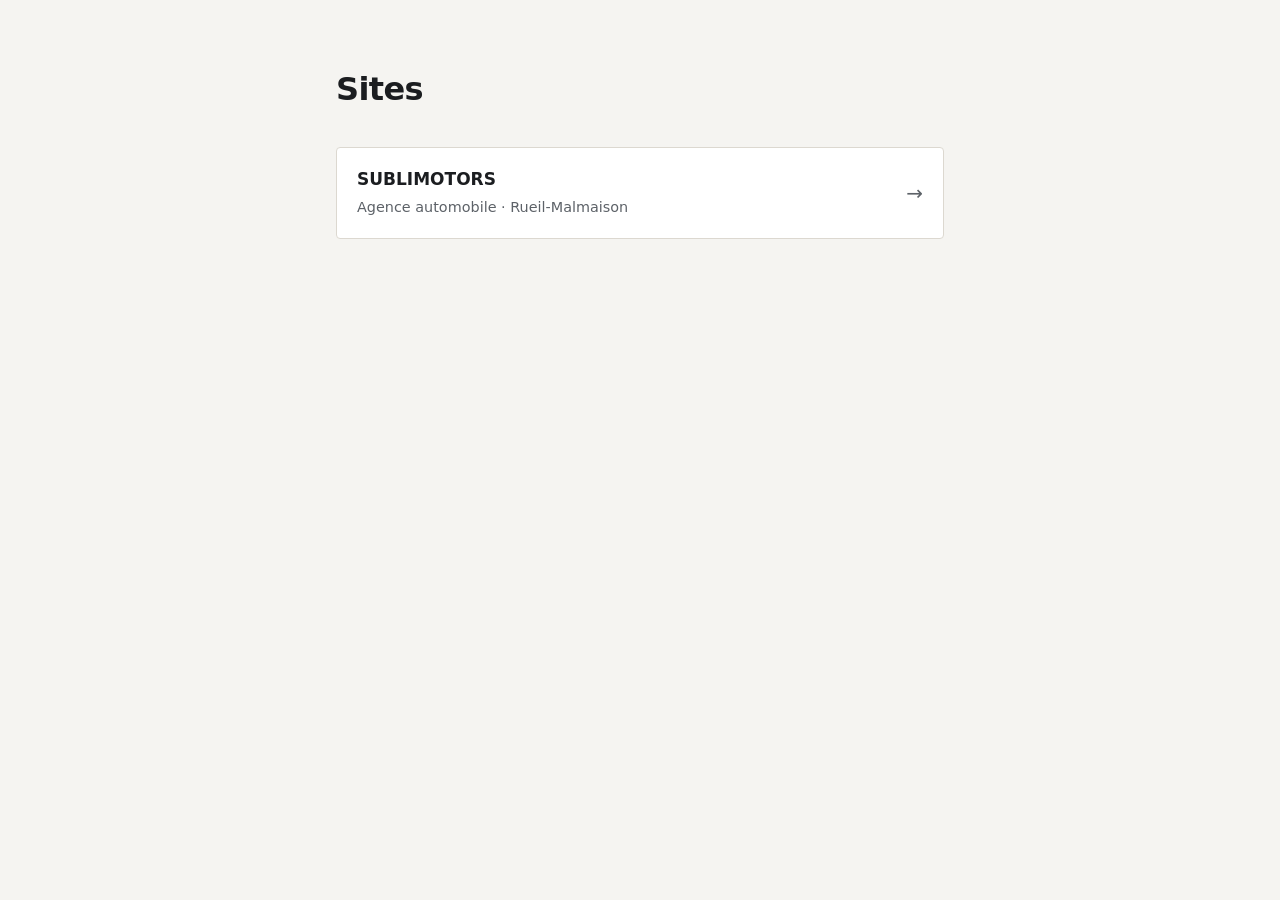
<file: index.html>
<!doctype html>
<html lang="fr">
<head>
<meta charset="utf-8">
<meta name="viewport" content="width=device-width, initial-scale=1">
<title>Sites</title>
<meta name="robots" content="noindex">
<style>
  :root {
    --bg: #f5f4f1;
    --card: #fff;
    --text: #1b1d20;
    --muted: #5d6268;
    --line: #dcd8d0;
    --accent: #c8481b;
  }
  * { box-sizing: border-box; }
  body {
    margin: 0;
    background: var(--bg);
    color: var(--text);
    font: 17px/1.6 system-ui, -apple-system, "Segoe UI", Roboto, sans-serif;
  }
  main { max-width: 40rem; margin: 0 auto; padding: 4rem 1rem; }
  h1 { margin: 0 0 2rem; font-size: 2rem; letter-spacing: -.02em; }
  ul { margin: 0; padding: 0; list-style: none; display: grid; gap: .75rem; }
  a {
    display: flex;
    justify-content: space-between;
    align-items: center;
    gap: 1rem;
    padding: 1.1rem 1.25rem;
    background: var(--card);
    border: 1px solid var(--line);
    border-radius: 4px;
    color: inherit;
    text-decoration: none;
  }
  a:hover { border-color: var(--text); }
  a:hover .go { color: var(--accent); }
  strong { display: block; }
  span { color: var(--muted); font-size: .9rem; }
  .go { font-size: 1.25rem; }
</style>
</head>
<body>
<main>
  <h1>Sites</h1>
  <ul>
    <li>
      <a href="sublimotors/">
        <div><strong>SUBLIMOTORS</strong><span>Agence automobile · Rueil-Malmaison</span></div>
        <span class="go" aria-hidden="true">→</span>
      </a>
    </li>
  </ul>
</main>
</body>
</html>
</file>
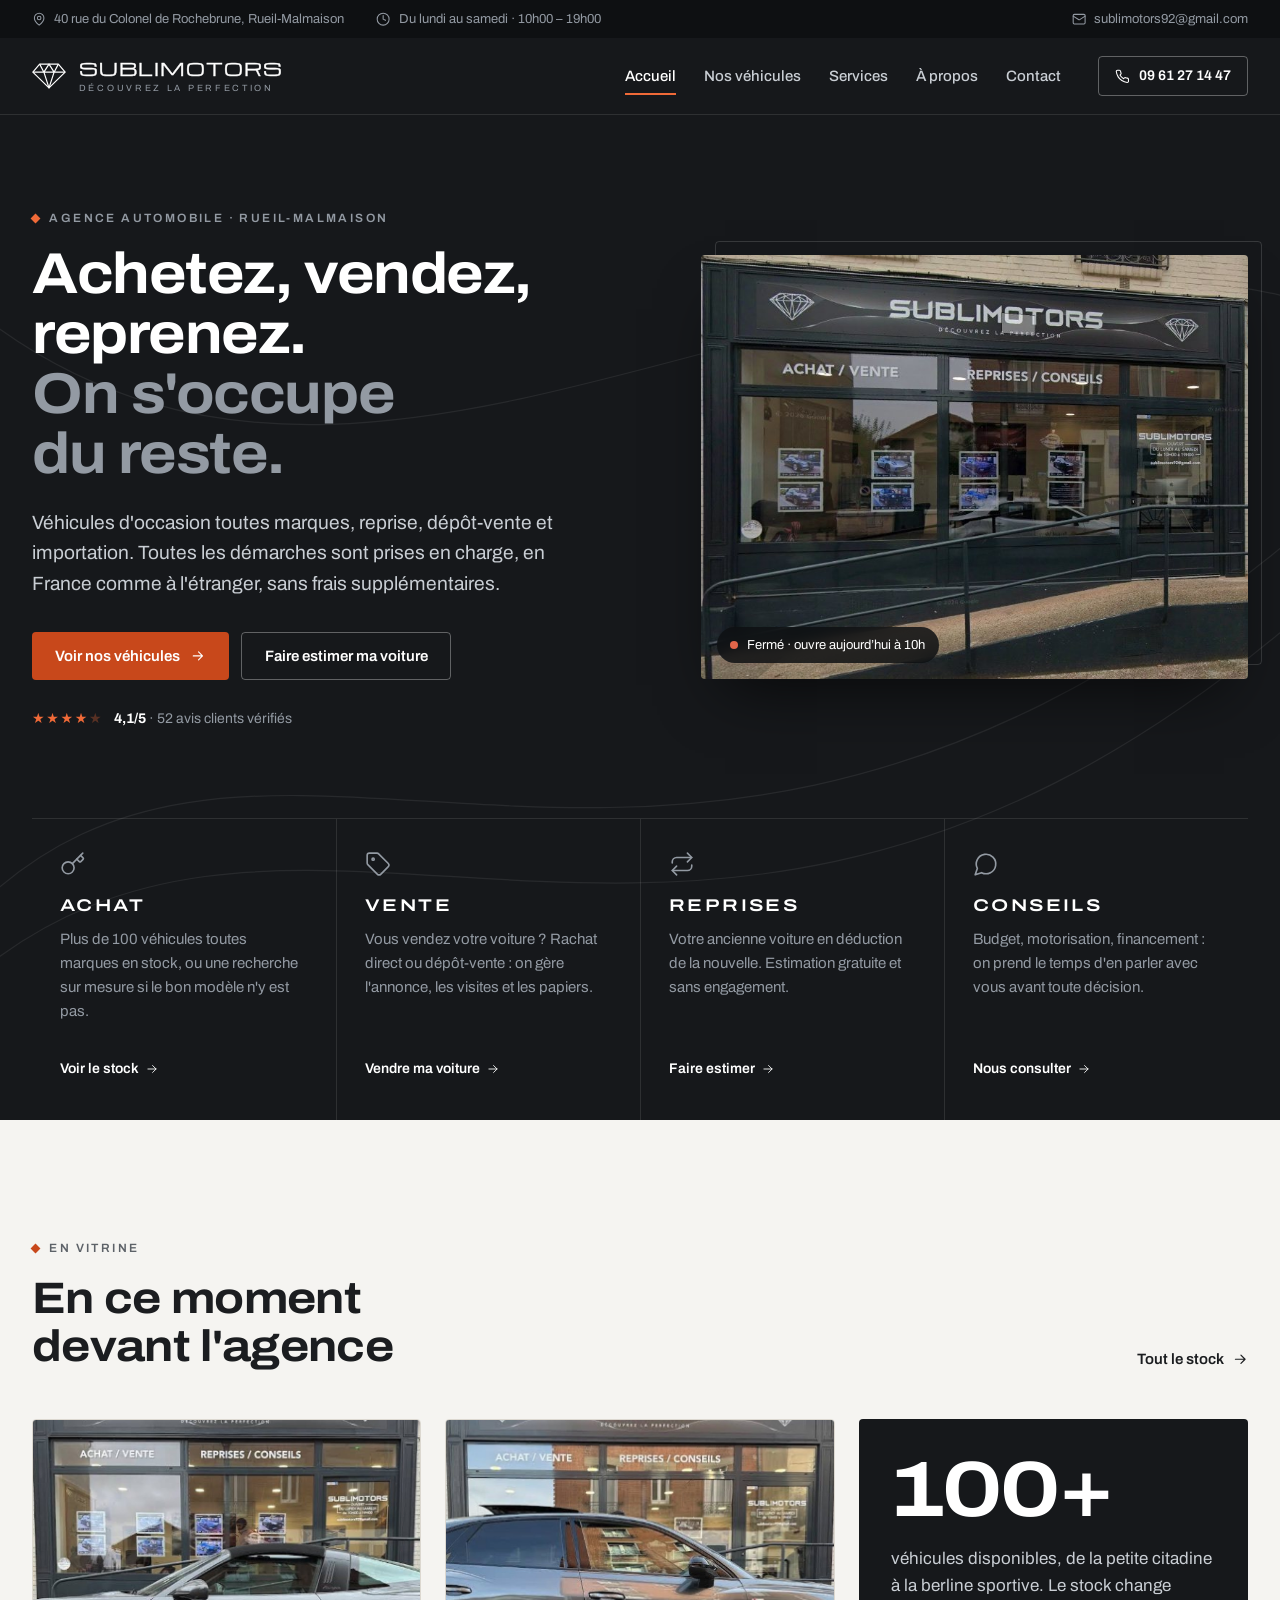
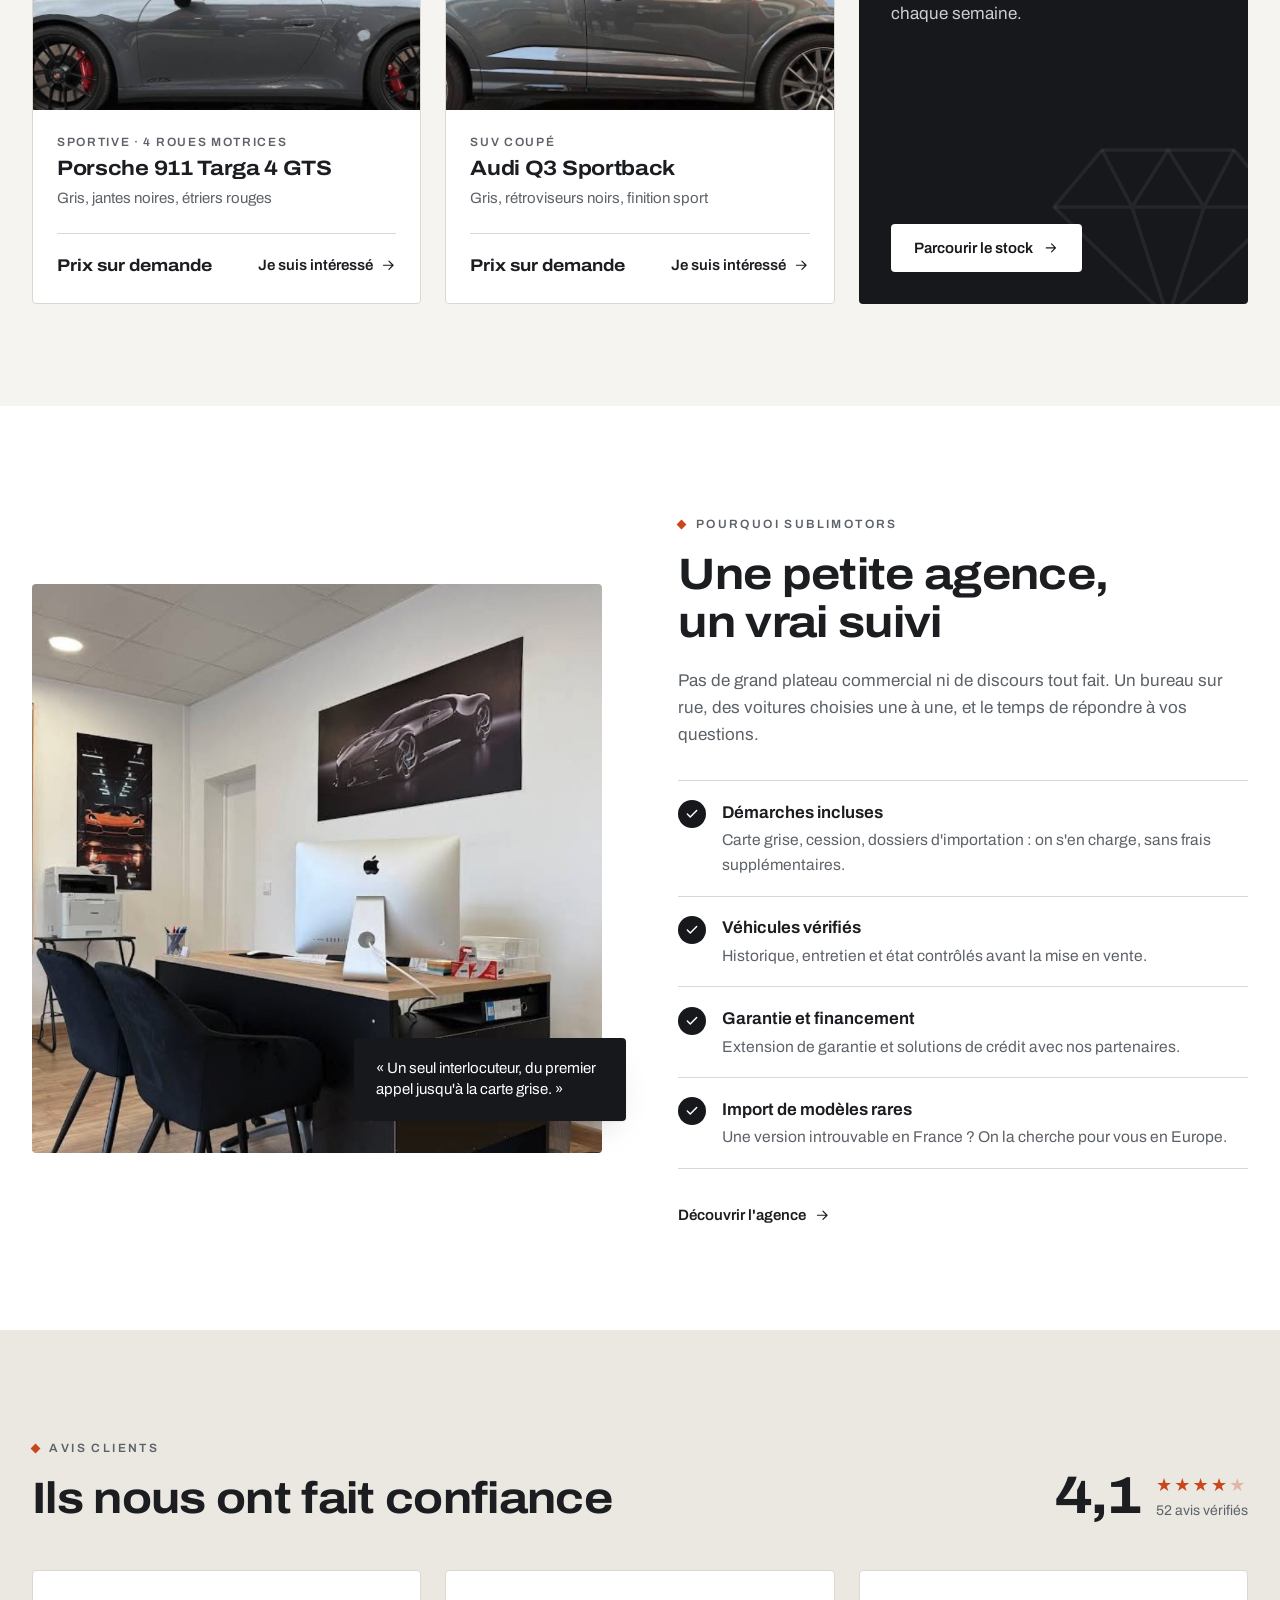
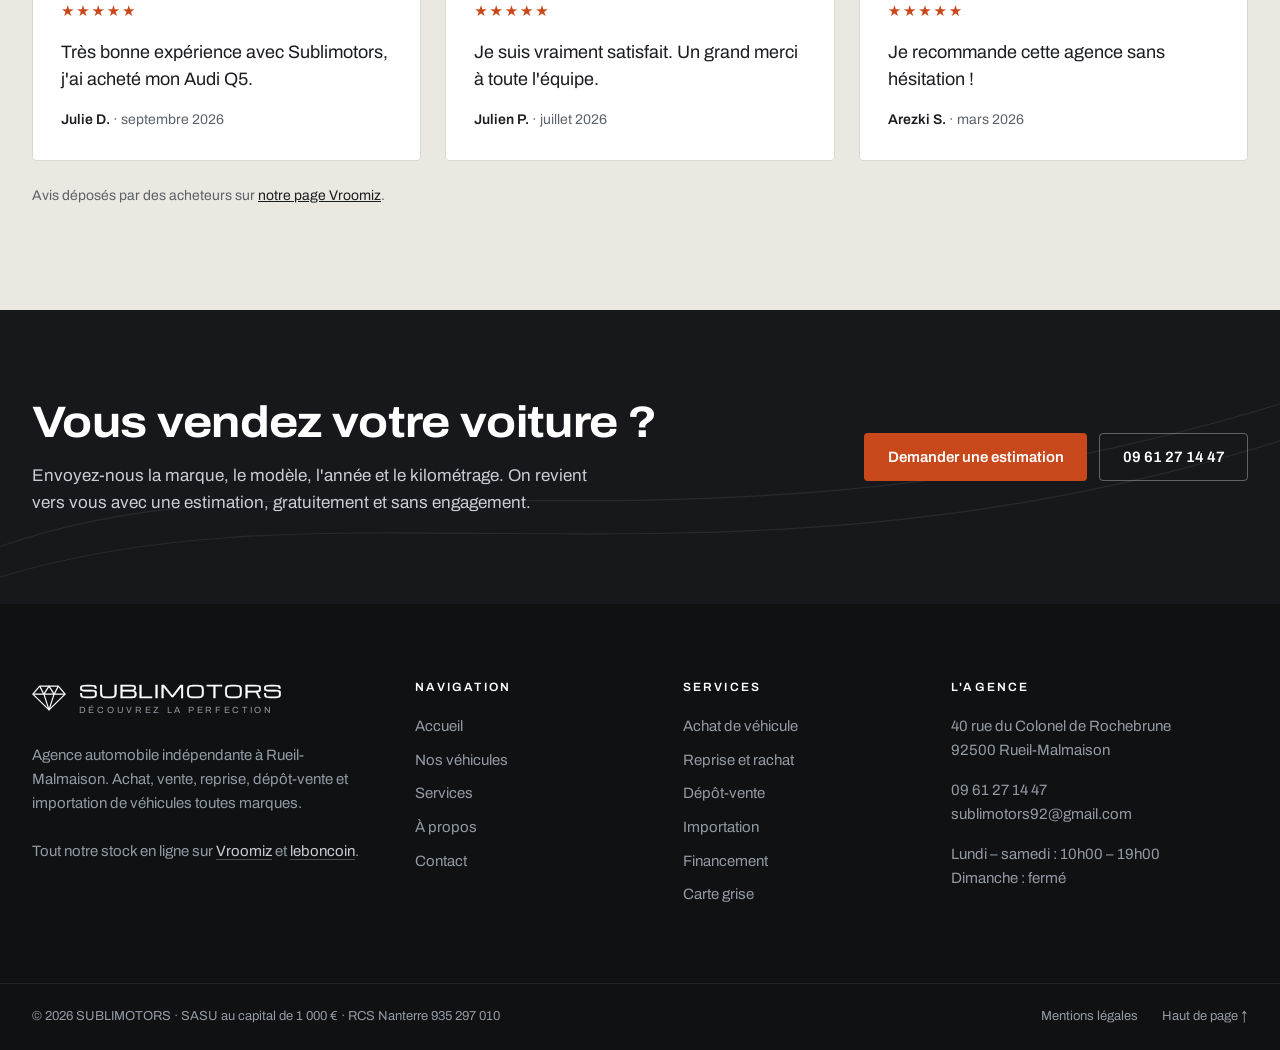
<file: sublimotors/index.html>
<!doctype html>
<html lang="fr">
<head>
<meta charset="utf-8">
<meta name="viewport" content="width=device-width, initial-scale=1">
<title>SUBLIMOTORS · Achat, vente et reprise de véhicules à Rueil-Malmaison</title>
<meta name="description" content="SUBLIMOTORS, agence automobile à Rueil-Malmaison (92) : achat et vente de véhicules d'occasion toutes marques, reprise, dépôt-vente, importation et financement. Ouvert du lundi au samedi.">
<meta name="theme-color" content="#16181b">
<meta property="og:type" content="website">
<meta property="og:title" content="SUBLIMOTORS · Découvrez la perfection">
<meta property="og:description" content="Achat, vente, reprise et conseils automobiles à Rueil-Malmaison.">
<meta property="og:image" content="images/facade.jpg">
<link rel="icon" href="data:image/svg+xml,%3Csvg xmlns='http://www.w3.org/2000/svg' viewBox='0 0 64 64'%3E%3Crect width='64' height='64' rx='12' fill='%2316181b'/%3E%3Cg fill='none' stroke='%23fff' stroke-width='2.6' stroke-linejoin='round'%3E%3Cpath d='M20 17h24l9 10.5L32 49 11 27.5Z'/%3E%3Cpath d='M11 27.5h42M20 17l6 10.5L32 17l6 10.5L44 17M26 27.5 32 49l6-21.5'/%3E%3C/g%3E%3C/svg%3E">
<link rel="preconnect" href="https://fonts.googleapis.com">
<link rel="preconnect" href="https://fonts.gstatic.com" crossorigin>
<link rel="stylesheet" href="https://fonts.googleapis.com/css2?family=Archivo:wdth,wght@62..125,100..900&family=Michroma&display=swap">
<link rel="stylesheet" href="css/style.css">
<script src="js/main.js" defer></script>
<script type="application/ld+json">
{
  "@context": "https://schema.org",
  "@type": "AutoDealer",
  "name": "SUBLIMOTORS",
  "slogan": "Découvrez la perfection",
  "image": "images/facade.jpg",
  "email": "sublimotors92@gmail.com",
  "telephone": "+33961271447",
  "address": {
    "@type": "PostalAddress",
    "streetAddress": "40 rue du Colonel de Rochebrune",
    "postalCode": "92500",
    "addressLocality": "Rueil-Malmaison",
    "addressCountry": "FR"
  },
  "openingHoursSpecification": [{
    "@type": "OpeningHoursSpecification",
    "dayOfWeek": ["Monday", "Tuesday", "Wednesday", "Thursday", "Friday", "Saturday"],
    "opens": "10:00",
    "closes": "19:00"
  }]
}
</script>
</head>
<body id="top">

<a class="skip-link" href="#contenu">Aller au contenu</a>

<div class="topbar">
  <div class="container topbar-inner">
    <p class="topbar-item">
      <svg class="icon" viewBox="0 0 24 24" aria-hidden="true"><path d="M20 10c0 6-8 12-8 12s-8-6-8-12a8 8 0 0 1 16 0Z"/><circle cx="12" cy="10" r="3"/></svg>
      40 rue du Colonel de Rochebrune, Rueil-Malmaison
    </p>
    <p class="topbar-item">
      <svg class="icon" viewBox="0 0 24 24" aria-hidden="true"><circle cx="12" cy="12" r="10"/><path d="M12 6v6l4 2"/></svg>
      Du lundi au samedi · 10h00 – 19h00
    </p>
    <a class="topbar-item topbar-mail" href="mailto:sublimotors92@gmail.com">
      <svg class="icon" viewBox="0 0 24 24" aria-hidden="true"><rect x="2" y="4" width="20" height="16" rx="2"/><path d="m22 7-8.97 5.7a1.94 1.94 0 0 1-2.06 0L2 7"/></svg>
      sublimotors92@gmail.com
    </a>
  </div>
</div>

<header class="site-header">
  <div class="container header-inner">
    <a class="brand" href="index.html" aria-label="SUBLIMOTORS, retour à l'accueil">
      <svg class="brand-mark" viewBox="0 0 40 32" aria-hidden="true"><path d="M9 2h22l8 9.5L20 30 1 11.5Z"/><path d="M1 11.5h38M9 2l5 9.5L20 2l6 9.5L31 2M14 11.5 20 30l6-18.5"/></svg>
      <span class="brand-text">
        <span class="brand-name">SUBLIMOTORS</span>
        <span class="brand-tag">Découvrez la perfection</span>
      </span>
    </a>

    <nav class="site-nav" id="site-nav" aria-label="Navigation principale">
      <ul>
        <li><a href="index.html" aria-current="page">Accueil</a></li>
        <li><a href="vehicules.html">Nos véhicules</a></li>
        <li><a href="services.html">Services</a></li>
        <li><a href="a-propos.html">À propos</a></li>
        <li><a href="contact.html">Contact</a></li>
      </ul>
      <div class="nav-extra">
        <a class="btn btn-primary" href="tel:+33961271447">
          <svg class="icon" viewBox="0 0 24 24" aria-hidden="true"><path d="M22 16.92v3a2 2 0 0 1-2.18 2 19.8 19.8 0 0 1-8.63-3.07 19.5 19.5 0 0 1-6-6 19.8 19.8 0 0 1-3.07-8.67A2 2 0 0 1 4.11 2h3a2 2 0 0 1 2 1.72c.13.96.36 1.9.7 2.81a2 2 0 0 1-.45 2.11L8.09 9.91a16 16 0 0 0 6 6l1.27-1.27a2 2 0 0 1 2.11-.45c.9.34 1.85.57 2.81.7A2 2 0 0 1 22 16.92Z"/></svg>
          09 61 27 14 47
        </a>
        <p>40 rue du Colonel de Rochebrune, 92500 Rueil-Malmaison<br>Du lundi au samedi, 10h00 – 19h00</p>
      </div>
    </nav>

    <a class="btn btn-outline-light btn-sm header-phone" href="tel:+33961271447">
      <svg class="icon" viewBox="0 0 24 24" aria-hidden="true"><path d="M22 16.92v3a2 2 0 0 1-2.18 2 19.8 19.8 0 0 1-8.63-3.07 19.5 19.5 0 0 1-6-6 19.8 19.8 0 0 1-3.07-8.67A2 2 0 0 1 4.11 2h3a2 2 0 0 1 2 1.72c.13.96.36 1.9.7 2.81a2 2 0 0 1-.45 2.11L8.09 9.91a16 16 0 0 0 6 6l1.27-1.27a2 2 0 0 1 2.11-.45c.9.34 1.85.57 2.81.7A2 2 0 0 1 22 16.92Z"/></svg>
      09 61 27 14 47
    </a>

    <button class="nav-toggle" type="button" aria-expanded="false" aria-controls="site-nav">
      <span class="nav-toggle-bar" aria-hidden="true"></span>
      <span class="sr-only">Ouvrir le menu</span>
    </button>
  </div>
</header>

<main id="contenu">

  <!-- Hero -->
  <section class="hero dark" aria-labelledby="hero-title">
    <svg class="swoosh" viewBox="0 0 1440 600" preserveAspectRatio="none" aria-hidden="true"><path d="M-20 470C320 300 760 560 1460 250"/><path d="M-20 510C360 350 800 600 1460 300"/><path d="M-20 120C420 300 940 40 1460 110"/></svg>

    <div class="container">
      <div class="hero-grid">
        <div>
          <p class="eyebrow">Agence automobile · Rueil-Malmaison</p>
          <h1 id="hero-title">Achetez, vendez, reprenez. <span>On s'occupe du reste.</span></h1>
          <p class="hero-lede">Véhicules d'occasion toutes marques, reprise, dépôt-vente et importation. Toutes les démarches sont prises en charge, en France comme à l'étranger, sans frais supplémentaires.</p>
          <div class="hero-actions">
            <a class="btn btn-primary" href="vehicules.html">
              Voir nos véhicules
              <svg class="icon icon-arrow" viewBox="0 0 24 24" aria-hidden="true"><path d="M5 12h14M13 6l6 6-6 6"/></svg>
            </a>
            <a class="btn btn-outline-light" href="contact.html?sujet=reprise#formulaire">Faire estimer ma voiture</a>
          </div>
          <p class="hero-rating">
            <span class="stars" aria-hidden="true">★★★★<span class="off">★</span></span>
            <span><strong>4,1/5</strong> · 52 avis clients vérifiés</span>
          </p>
        </div>

        <figure class="hero-media">
          <img src="images/facade.jpg" width="794" height="586" alt="La façade de l'agence SUBLIMOTORS, avec l'enseigne et les mentions Achat, Vente, Reprises, Conseils sur la vitrine">
          <span class="status" data-status>
            <span class="status-dot" aria-hidden="true"></span>
            <span data-status-text>Du lundi au samedi, 10h – 19h</span>
          </span>
        </figure>
      </div>

      <h2 class="sr-only">Nos métiers</h2>
      <div class="vitrine">
        <a class="vitrine-item" href="vehicules.html">
          <svg class="icon" viewBox="0 0 24 24" aria-hidden="true"><path d="m15.5 7.5 2.3 2.3a1 1 0 0 0 1.4 0l2.1-2.1a1 1 0 0 0 0-1.4L19 4"/><path d="m21 2-9.6 9.6"/><circle cx="7.5" cy="15.5" r="5.5"/></svg>
          <h3>Achat</h3>
          <p>Plus de 100 véhicules toutes marques en stock, ou une recherche sur mesure si le bon modèle n'y est pas.</p>
          <span class="vitrine-more">Voir le stock <svg class="icon" viewBox="0 0 24 24" aria-hidden="true"><path d="M5 12h14M13 6l6 6-6 6"/></svg></span>
        </a>
        <a class="vitrine-item" href="services.html#depot-vente">
          <svg class="icon" viewBox="0 0 24 24" aria-hidden="true"><path d="M12.59 2.59A2 2 0 0 0 11.17 2H4a2 2 0 0 0-2 2v7.17a2 2 0 0 0 .59 1.42l8.7 8.7a2.43 2.43 0 0 0 3.42 0l6.58-6.58a2.43 2.43 0 0 0 0-3.42Z"/><circle cx="7.5" cy="7.5" r="1"/></svg>
          <h3>Vente</h3>
          <p>Vous vendez votre voiture ? Rachat direct ou dépôt-vente : on gère l'annonce, les visites et les papiers.</p>
          <span class="vitrine-more">Vendre ma voiture <svg class="icon" viewBox="0 0 24 24" aria-hidden="true"><path d="M5 12h14M13 6l6 6-6 6"/></svg></span>
        </a>
        <a class="vitrine-item" href="contact.html?sujet=reprise#formulaire">
          <svg class="icon" viewBox="0 0 24 24" aria-hidden="true"><path d="m17 2 4 4-4 4"/><path d="M3 11v-1a4 4 0 0 1 4-4h14"/><path d="m7 22-4-4 4-4"/><path d="M21 13v1a4 4 0 0 1-4 4H3"/></svg>
          <h3>Reprises</h3>
          <p>Votre ancienne voiture en déduction de la nouvelle. Estimation gratuite et sans engagement.</p>
          <span class="vitrine-more">Faire estimer <svg class="icon" viewBox="0 0 24 24" aria-hidden="true"><path d="M5 12h14M13 6l6 6-6 6"/></svg></span>
        </a>
        <a class="vitrine-item" href="services.html#conseils">
          <svg class="icon" viewBox="0 0 24 24" aria-hidden="true"><path d="M7.9 20A9 9 0 1 0 4 16.1L2 22Z"/></svg>
          <h3>Conseils</h3>
          <p>Budget, motorisation, financement : on prend le temps d'en parler avec vous avant toute décision.</p>
          <span class="vitrine-more">Nous consulter <svg class="icon" viewBox="0 0 24 24" aria-hidden="true"><path d="M5 12h14M13 6l6 6-6 6"/></svg></span>
        </a>
      </div>
    </div>
  </section>

  <!-- En vitrine -->
  <section class="section" aria-labelledby="vitrine-title">
    <div class="container">
      <div class="section-head section-head-row">
        <div>
          <p class="eyebrow">En vitrine</p>
          <h2 id="vitrine-title">En ce moment devant l'agence</h2>
        </div>
        <a class="link-arrow" href="vehicules.html">
          Tout le stock
          <svg class="icon" viewBox="0 0 24 24" aria-hidden="true"><path d="M5 12h14M13 6l6 6-6 6"/></svg>
        </a>
      </div>

      <div class="cards-3">
        <article class="car-card">
          <div class="car-card-media">
            <img src="images/porsche-911-targa-gts.jpg" width="820" height="729" loading="lazy" alt="Porsche 911 Targa 4 GTS grise garée devant l'agence SUBLIMOTORS">
          </div>
          <div class="car-card-body">
            <span class="kicker">Sportive · 4 roues motrices</span>
            <h3>Porsche 911 Targa 4 GTS</h3>
            <p class="car-card-meta">Gris, jantes noires, étriers rouges</p>
            <div class="car-card-foot">
              <span class="price">Prix sur demande</span>
              <a class="link-arrow stretched" href="contact.html?sujet=achat&amp;vehicule=Porsche%20911%20Targa%204%20GTS#formulaire">
                Je suis intéressé
                <svg class="icon" viewBox="0 0 24 24" aria-hidden="true"><path d="M5 12h14M13 6l6 6-6 6"/></svg>
              </a>
            </div>
          </div>
        </article>

        <article class="car-card">
          <div class="car-card-media">
            <img src="images/audi-q3-sportback.jpg" width="781" height="707" loading="lazy" alt="Audi Q3 Sportback grise garée devant la vitrine SUBLIMOTORS">
          </div>
          <div class="car-card-body">
            <span class="kicker">SUV coupé</span>
            <h3>Audi Q3 Sportback</h3>
            <p class="car-card-meta">Gris, rétroviseurs noirs, finition sport</p>
            <div class="car-card-foot">
              <span class="price">Prix sur demande</span>
              <a class="link-arrow stretched" href="contact.html?sujet=achat&amp;vehicule=Audi%20Q3%20Sportback#formulaire">
                Je suis intéressé
                <svg class="icon" viewBox="0 0 24 24" aria-hidden="true"><path d="M5 12h14M13 6l6 6-6 6"/></svg>
              </a>
            </div>
          </div>
        </article>

        <div class="stock-card">
          <svg class="brand-mark" viewBox="0 0 40 32" aria-hidden="true"><path d="M9 2h22l8 9.5L20 30 1 11.5Z"/><path d="M1 11.5h38M9 2l5 9.5L20 2l6 9.5L31 2M14 11.5 20 30l6-18.5"/></svg>
          <div>
            <span class="big">100+</span>
            <p>véhicules disponibles, de la petite citadine à la berline sportive. Le stock change chaque semaine.</p>
          </div>
          <a class="btn btn-light" href="vehicules.html">
            Parcourir le stock
            <svg class="icon icon-arrow" viewBox="0 0 24 24" aria-hidden="true"><path d="M5 12h14M13 6l6 6-6 6"/></svg>
          </a>
        </div>
      </div>
    </div>
  </section>

  <!-- Pourquoi nous -->
  <section class="section section-white" aria-labelledby="pourquoi-title">
    <div class="container split">
      <figure class="split-media">
        <img src="images/bureau.jpg" width="1032" height="860" loading="lazy" alt="Le bureau d'accueil de l'agence : table en bois, fauteuils noirs et affiches de voitures au mur">
        <figcaption class="media-note">« Un seul interlocuteur, du premier appel jusqu'à la carte grise. »</figcaption>
      </figure>

      <div class="split-body">
        <p class="eyebrow">Pourquoi SUBLIMOTORS</p>
        <h2 class="h2" id="pourquoi-title">Une petite agence, un vrai suivi</h2>
        <p>Pas de grand plateau commercial ni de discours tout fait. Un bureau sur rue, des voitures choisies une à une, et le temps de répondre à vos questions.</p>

        <ul class="checklist">
          <li>
            <span class="tick"><svg class="icon" viewBox="0 0 24 24" aria-hidden="true"><path d="M20 6 9 17l-5-5"/></svg></span>
            <div>
              <strong>Démarches incluses</strong>
              <p>Carte grise, cession, dossiers d'importation : on s'en charge, sans frais supplémentaires.</p>
            </div>
          </li>
          <li>
            <span class="tick"><svg class="icon" viewBox="0 0 24 24" aria-hidden="true"><path d="M20 6 9 17l-5-5"/></svg></span>
            <div>
              <strong>Véhicules vérifiés</strong>
              <p>Historique, entretien et état contrôlés avant la mise en vente.</p>
            </div>
          </li>
          <li>
            <span class="tick"><svg class="icon" viewBox="0 0 24 24" aria-hidden="true"><path d="M20 6 9 17l-5-5"/></svg></span>
            <div>
              <strong>Garantie et financement</strong>
              <p>Extension de garantie et solutions de crédit avec nos partenaires.</p>
            </div>
          </li>
          <li>
            <span class="tick"><svg class="icon" viewBox="0 0 24 24" aria-hidden="true"><path d="M20 6 9 17l-5-5"/></svg></span>
            <div>
              <strong>Import de modèles rares</strong>
              <p>Une version introuvable en France ? On la cherche pour vous en Europe.</p>
            </div>
          </li>
        </ul>

        <a class="link-arrow" href="a-propos.html">
          Découvrir l'agence
          <svg class="icon" viewBox="0 0 24 24" aria-hidden="true"><path d="M5 12h14M13 6l6 6-6 6"/></svg>
        </a>
      </div>
    </div>
  </section>

  <!-- Avis -->
  <section class="section section-tint" aria-labelledby="avis-title">
    <div class="container">
      <div class="reviews-head">
        <div>
          <p class="eyebrow">Avis clients</p>
          <h2 class="h2" id="avis-title">Ils nous ont fait confiance</h2>
        </div>
        <div class="rating">
          <span class="rating-score">4,1</span>
          <div>
            <span class="stars" aria-label="4,1 sur 5">★★★★<span class="off">★</span></span>
            <small>52 avis vérifiés</small>
          </div>
        </div>
      </div>

      <div class="review-grid">
        <figure class="review">
          <span class="stars" aria-label="5 sur 5">★★★★★</span>
          <blockquote><p>Très bonne expérience avec Sublimotors, j'ai acheté mon Audi Q5.</p></blockquote>
          <figcaption><strong>Julie D.</strong> · septembre 2026</figcaption>
        </figure>
        <figure class="review">
          <span class="stars" aria-label="5 sur 5">★★★★★</span>
          <blockquote><p>Je suis vraiment satisfait. Un grand merci à toute l'équipe.</p></blockquote>
          <figcaption><strong>Julien P.</strong> · juillet 2026</figcaption>
        </figure>
        <figure class="review">
          <span class="stars" aria-label="5 sur 5">★★★★★</span>
          <blockquote><p>Je recommande cette agence sans hésitation !</p></blockquote>
          <figcaption><strong>Arezki S.</strong> · mars 2026</figcaption>
        </figure>
      </div>

      <p class="source-note">Avis déposés par des acheteurs sur <a href="https://www.vroomiz.fr/boutique/sublimotors/avis" target="_blank" rel="noopener">notre page Vroomiz</a>.</p>
    </div>
  </section>

  <!-- Appel à l'action -->
  <section class="cta-band dark" aria-labelledby="cta-title">
    <svg class="swoosh" viewBox="0 0 1440 400" preserveAspectRatio="none" aria-hidden="true"><path d="M-20 330C340 160 780 380 1460 120"/><path d="M-20 370C380 210 820 420 1460 170"/></svg>
    <div class="container cta-inner">
      <div>
        <h2 id="cta-title">Vous vendez votre voiture ?</h2>
        <p>Envoyez-nous la marque, le modèle, l'année et le kilométrage. On revient vers vous avec une estimation, gratuitement et sans engagement.</p>
      </div>
      <div class="cta-actions">
        <a class="btn btn-primary" href="contact.html?sujet=reprise#formulaire">Demander une estimation</a>
        <a class="btn btn-outline-light" href="tel:+33961271447">09 61 27 14 47</a>
      </div>
    </div>
  </section>

</main>

<footer class="site-footer">
  <div class="container footer-grid">
    <div class="footer-brand">
      <a class="brand" href="index.html" aria-label="SUBLIMOTORS, accueil">
        <svg class="brand-mark" viewBox="0 0 40 32" aria-hidden="true"><path d="M9 2h22l8 9.5L20 30 1 11.5Z"/><path d="M1 11.5h38M9 2l5 9.5L20 2l6 9.5L31 2M14 11.5 20 30l6-18.5"/></svg>
        <span class="brand-text">
          <span class="brand-name">SUBLIMOTORS</span>
          <span class="brand-tag">Découvrez la perfection</span>
        </span>
      </a>
      <p>Agence automobile indépendante à Rueil-Malmaison. Achat, vente, reprise, dépôt-vente et importation de véhicules toutes marques.</p>
      <p class="footer-ext">Tout notre stock en ligne sur <a href="https://vroomiz.fr/boutique/sublimotors" target="_blank" rel="noopener">Vroomiz</a> et <a href="https://www.leboncoin.fr/boutique/6817902/partenaire_vroomiz_sublimotors.htm" target="_blank" rel="noopener">leboncoin</a>.</p>
    </div>

    <nav aria-label="Pied de page">
      <h2 class="footer-title">Navigation</h2>
      <ul class="footer-list">
        <li><a href="index.html">Accueil</a></li>
        <li><a href="vehicules.html">Nos véhicules</a></li>
        <li><a href="services.html">Services</a></li>
        <li><a href="a-propos.html">À propos</a></li>
        <li><a href="contact.html">Contact</a></li>
      </ul>
    </nav>

    <div>
      <h2 class="footer-title">Services</h2>
      <ul class="footer-list">
        <li><a href="services.html#achat">Achat de véhicule</a></li>
        <li><a href="services.html#reprise">Reprise et rachat</a></li>
        <li><a href="services.html#depot-vente">Dépôt-vente</a></li>
        <li><a href="services.html#import">Importation</a></li>
        <li><a href="services.html#financement">Financement</a></li>
        <li><a href="services.html#demarches">Carte grise</a></li>
      </ul>
    </div>

    <div class="footer-contact">
      <h2 class="footer-title">L'agence</h2>
      <address>40 rue du Colonel de Rochebrune<br>92500 Rueil-Malmaison</address>
      <p><a href="tel:+33961271447">09 61 27 14 47</a><br><a href="mailto:sublimotors92@gmail.com">sublimotors92@gmail.com</a></p>
      <p>Lundi – samedi : 10h00 – 19h00<br>Dimanche : fermé</p>
    </div>
  </div>

  <div class="footer-bottom">
    <div class="container footer-bottom-inner">
      <p>© <span data-year>2026</span> SUBLIMOTORS · SASU au capital de 1 000 € · RCS Nanterre 935 297 010</p>
      <div class="footer-bottom-links">
        <a href="mentions-legales.html">Mentions légales</a>
        <a href="#top">Haut de page ↑</a>
      </div>
    </div>
  </div>
</footer>

</body>
</html>
</file>
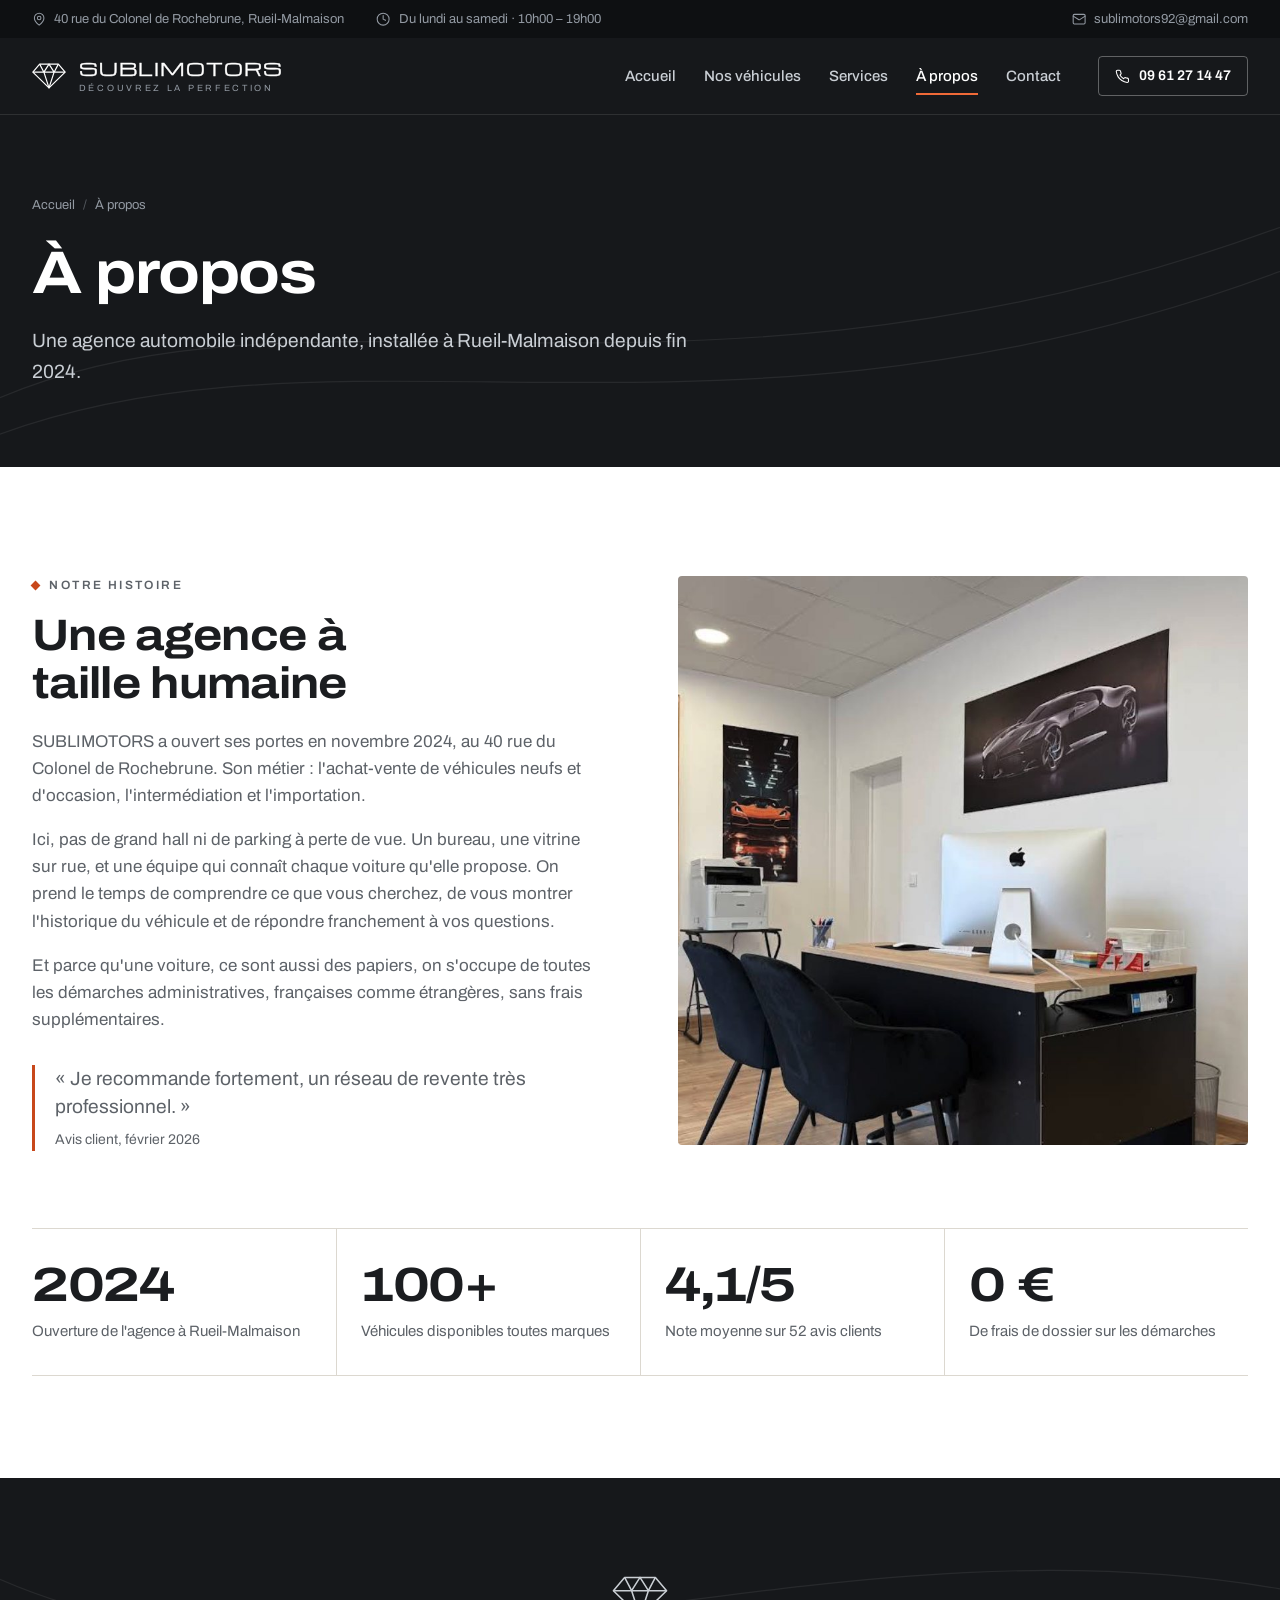
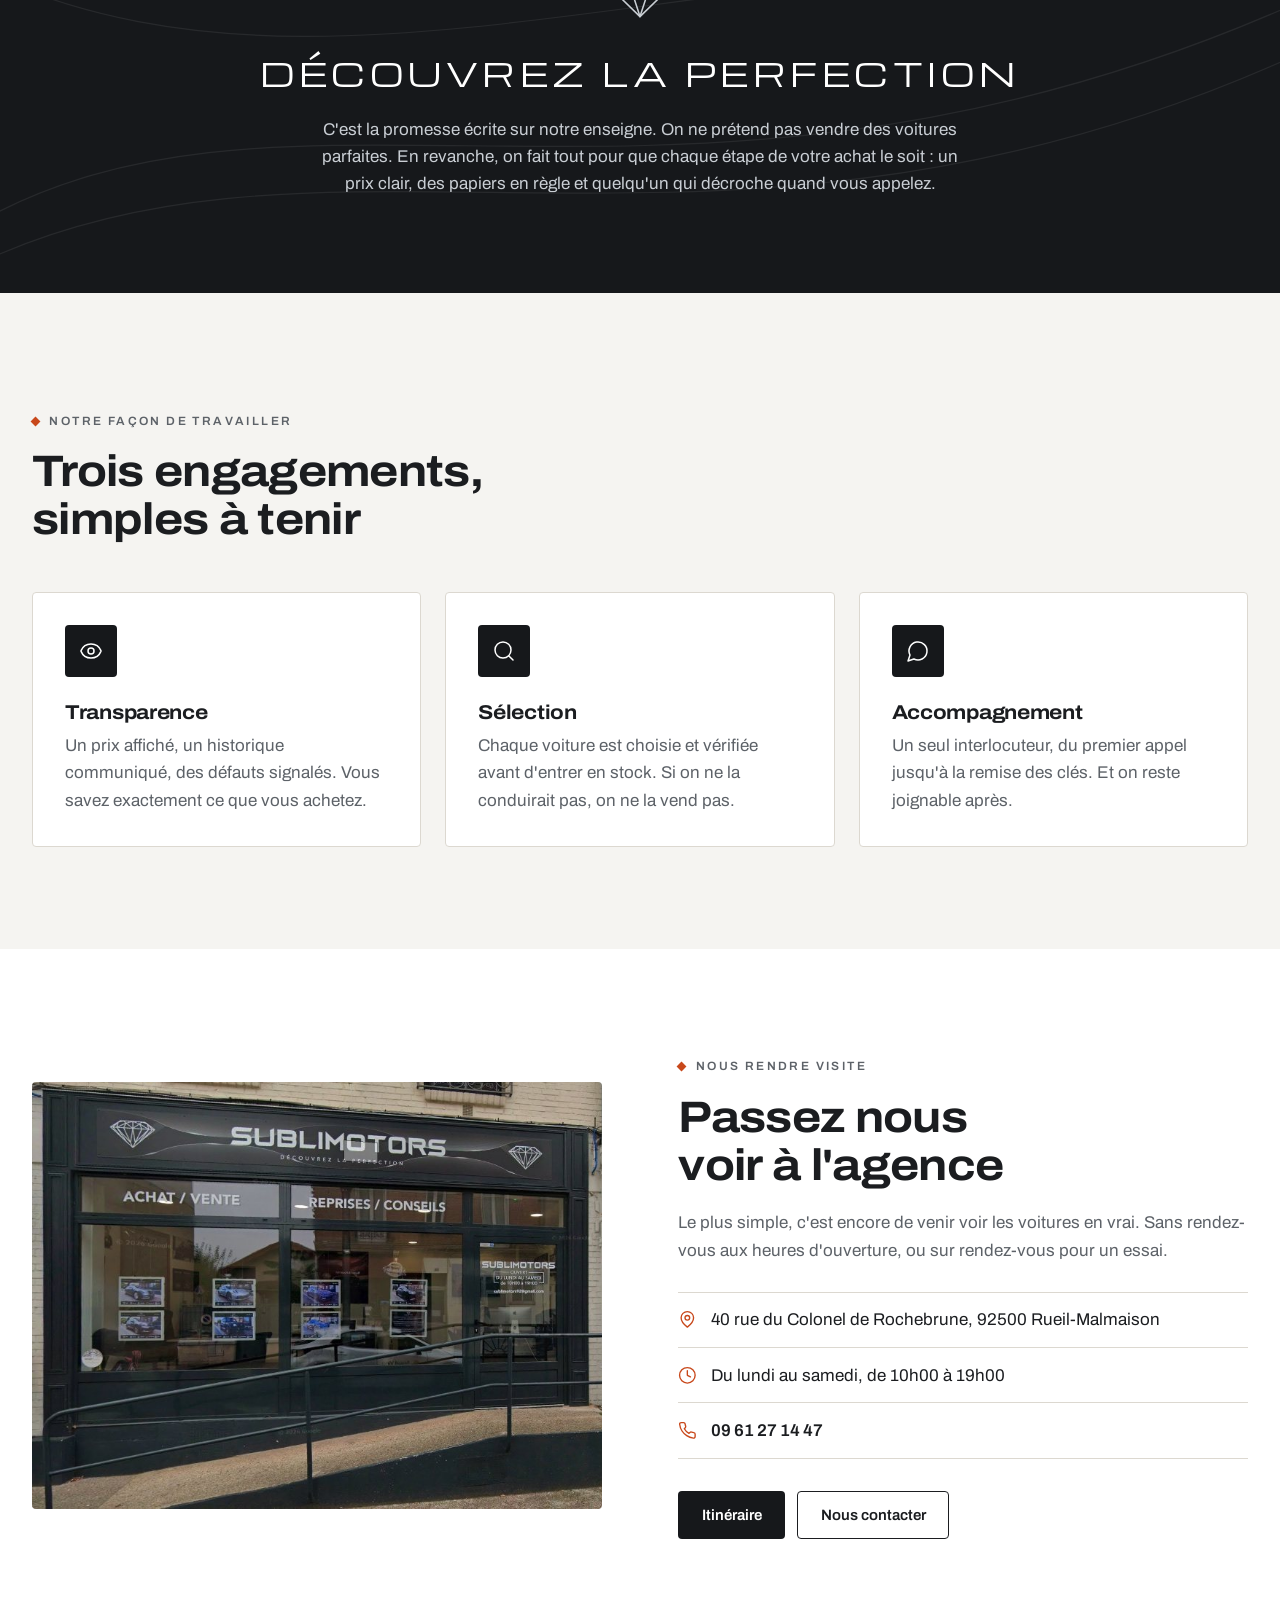
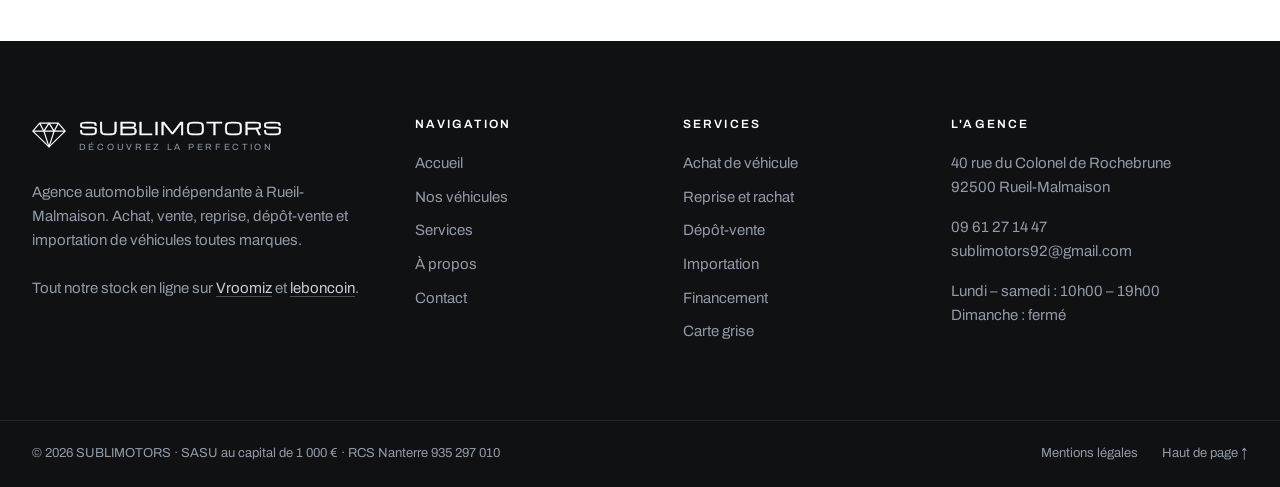
<file: sublimotors/a-propos.html>
<!doctype html>
<html lang="fr">
<head>
<meta charset="utf-8">
<meta name="viewport" content="width=device-width, initial-scale=1">
<title>À propos de l'agence · SUBLIMOTORS Rueil-Malmaison</title>
<meta name="description" content="SUBLIMOTORS, agence automobile indépendante ouverte en 2024 à Rueil-Malmaison. Notre histoire, nos engagements et comment nous rendre visite.">
<meta name="theme-color" content="#16181b">
<meta property="og:type" content="website">
<meta property="og:title" content="SUBLIMOTORS · Découvrez la perfection">
<meta property="og:description" content="Achat, vente, reprise et conseils automobiles à Rueil-Malmaison.">
<meta property="og:image" content="images/facade.jpg">
<link rel="icon" href="data:image/svg+xml,%3Csvg xmlns='http://www.w3.org/2000/svg' viewBox='0 0 64 64'%3E%3Crect width='64' height='64' rx='12' fill='%2316181b'/%3E%3Cg fill='none' stroke='%23fff' stroke-width='2.6' stroke-linejoin='round'%3E%3Cpath d='M20 17h24l9 10.5L32 49 11 27.5Z'/%3E%3Cpath d='M11 27.5h42M20 17l6 10.5L32 17l6 10.5L44 17M26 27.5 32 49l6-21.5'/%3E%3C/g%3E%3C/svg%3E">
<link rel="preconnect" href="https://fonts.googleapis.com">
<link rel="preconnect" href="https://fonts.gstatic.com" crossorigin>
<link rel="stylesheet" href="https://fonts.googleapis.com/css2?family=Archivo:wdth,wght@62..125,100..900&family=Michroma&display=swap">
<link rel="stylesheet" href="css/style.css">
<script src="js/main.js" defer></script>
</head>
<body id="top">

<a class="skip-link" href="#contenu">Aller au contenu</a>

<div class="topbar">
  <div class="container topbar-inner">
    <p class="topbar-item">
      <svg class="icon" viewBox="0 0 24 24" aria-hidden="true"><path d="M20 10c0 6-8 12-8 12s-8-6-8-12a8 8 0 0 1 16 0Z"/><circle cx="12" cy="10" r="3"/></svg>
      40 rue du Colonel de Rochebrune, Rueil-Malmaison
    </p>
    <p class="topbar-item">
      <svg class="icon" viewBox="0 0 24 24" aria-hidden="true"><circle cx="12" cy="12" r="10"/><path d="M12 6v6l4 2"/></svg>
      Du lundi au samedi · 10h00 – 19h00
    </p>
    <a class="topbar-item topbar-mail" href="mailto:sublimotors92@gmail.com">
      <svg class="icon" viewBox="0 0 24 24" aria-hidden="true"><rect x="2" y="4" width="20" height="16" rx="2"/><path d="m22 7-8.97 5.7a1.94 1.94 0 0 1-2.06 0L2 7"/></svg>
      sublimotors92@gmail.com
    </a>
  </div>
</div>

<header class="site-header">
  <div class="container header-inner">
    <a class="brand" href="index.html" aria-label="SUBLIMOTORS, retour à l'accueil">
      <svg class="brand-mark" viewBox="0 0 40 32" aria-hidden="true"><path d="M9 2h22l8 9.5L20 30 1 11.5Z"/><path d="M1 11.5h38M9 2l5 9.5L20 2l6 9.5L31 2M14 11.5 20 30l6-18.5"/></svg>
      <span class="brand-text">
        <span class="brand-name">SUBLIMOTORS</span>
        <span class="brand-tag">Découvrez la perfection</span>
      </span>
    </a>

    <nav class="site-nav" id="site-nav" aria-label="Navigation principale">
      <ul>
        <li><a href="index.html">Accueil</a></li>
        <li><a href="vehicules.html">Nos véhicules</a></li>
        <li><a href="services.html">Services</a></li>
        <li><a href="a-propos.html" aria-current="page">À propos</a></li>
        <li><a href="contact.html">Contact</a></li>
      </ul>
      <div class="nav-extra">
        <a class="btn btn-primary" href="tel:+33961271447">
          <svg class="icon" viewBox="0 0 24 24" aria-hidden="true"><path d="M22 16.92v3a2 2 0 0 1-2.18 2 19.8 19.8 0 0 1-8.63-3.07 19.5 19.5 0 0 1-6-6 19.8 19.8 0 0 1-3.07-8.67A2 2 0 0 1 4.11 2h3a2 2 0 0 1 2 1.72c.13.96.36 1.9.7 2.81a2 2 0 0 1-.45 2.11L8.09 9.91a16 16 0 0 0 6 6l1.27-1.27a2 2 0 0 1 2.11-.45c.9.34 1.85.57 2.81.7A2 2 0 0 1 22 16.92Z"/></svg>
          09 61 27 14 47
        </a>
        <p>40 rue du Colonel de Rochebrune, 92500 Rueil-Malmaison<br>Du lundi au samedi, 10h00 – 19h00</p>
      </div>
    </nav>

    <a class="btn btn-outline-light btn-sm header-phone" href="tel:+33961271447">
      <svg class="icon" viewBox="0 0 24 24" aria-hidden="true"><path d="M22 16.92v3a2 2 0 0 1-2.18 2 19.8 19.8 0 0 1-8.63-3.07 19.5 19.5 0 0 1-6-6 19.8 19.8 0 0 1-3.07-8.67A2 2 0 0 1 4.11 2h3a2 2 0 0 1 2 1.72c.13.96.36 1.9.7 2.81a2 2 0 0 1-.45 2.11L8.09 9.91a16 16 0 0 0 6 6l1.27-1.27a2 2 0 0 1 2.11-.45c.9.34 1.85.57 2.81.7A2 2 0 0 1 22 16.92Z"/></svg>
      09 61 27 14 47
    </a>

    <button class="nav-toggle" type="button" aria-expanded="false" aria-controls="site-nav">
      <span class="nav-toggle-bar" aria-hidden="true"></span>
      <span class="sr-only">Ouvrir le menu</span>
    </button>
  </div>
</header>

<main id="contenu">

  <section class="page-hero dark" aria-labelledby="page-title">
    <svg class="swoosh" viewBox="0 0 1440 400" preserveAspectRatio="none" aria-hidden="true"><path d="M-20 330C340 160 780 380 1460 120"/><path d="M-20 370C380 210 820 420 1460 170"/></svg>
    <div class="container">
      <nav class="breadcrumb" aria-label="Fil d'Ariane">
        <ol><li><a href="index.html">Accueil</a></li><li aria-current="page">À propos</li></ol>
      </nav>
      <h1 id="page-title">À propos</h1>
      <p class="lede">Une agence automobile indépendante, installée à Rueil-Malmaison depuis fin 2024.</p>
    </div>
  </section>

  <section class="section section-white" aria-labelledby="histoire-title">
    <div class="container">
      <div class="split">
        <div class="split-body">
          <p class="eyebrow">Notre histoire</p>
          <h2 class="h2" id="histoire-title">Une agence à taille humaine</h2>
          <p>SUBLIMOTORS a ouvert ses portes en novembre 2024, au 40 rue du Colonel de Rochebrune. Son métier : l'achat-vente de véhicules neufs et d'occasion, l'intermédiation et l'importation.</p>
          <p>Ici, pas de grand hall ni de parking à perte de vue. Un bureau, une vitrine sur rue, et une équipe qui connaît chaque voiture qu'elle propose. On prend le temps de comprendre ce que vous cherchez, de vous montrer l'historique du véhicule et de répondre franchement à vos questions.</p>
          <p>Et parce qu'une voiture, ce sont aussi des papiers, on s'occupe de toutes les démarches administratives, françaises comme étrangères, sans frais supplémentaires.</p>

          <figure class="pull-quote">
            <blockquote><p>« Je recommande fortement, un réseau de revente très professionnel. »</p></blockquote>
            <figcaption>Avis client, février 2026</figcaption>
          </figure>
        </div>

        <figure class="split-media">
          <img src="images/bureau.jpg" width="1032" height="860" loading="lazy" alt="L'espace d'accueil de l'agence SUBLIMOTORS, avec son bureau en bois et ses affiches de voitures de sport">
        </figure>
      </div>

      <div class="figures figures-after">
        <div class="figure"><strong>2024</strong><span>Ouverture de l'agence à Rueil-Malmaison</span></div>
        <div class="figure"><strong>100+</strong><span>Véhicules disponibles toutes marques</span></div>
        <div class="figure"><strong>4,1/5</strong><span>Note moyenne sur 52 avis clients</span></div>
        <div class="figure"><strong>0&nbsp;€</strong><span>De frais de dossier sur les démarches</span></div>
      </div>
    </div>
  </section>

  <section class="motto-band dark" aria-labelledby="devise-title">
    <svg class="swoosh" viewBox="0 0 1440 400" preserveAspectRatio="none" aria-hidden="true"><path d="M-20 90C400 260 900 20 1460 110"/><path d="M-20 330C340 160 780 380 1460 120"/><path d="M-20 370C380 210 820 420 1460 170"/></svg>
    <div class="container">
      <svg class="brand-mark" viewBox="0 0 40 32" aria-hidden="true"><path d="M9 2h22l8 9.5L20 30 1 11.5Z"/><path d="M1 11.5h38M9 2l5 9.5L20 2l6 9.5L31 2M14 11.5 20 30l6-18.5"/></svg>
      <h2 class="motto" id="devise-title">Découvrez la perfection</h2>
      <p>C'est la promesse écrite sur notre enseigne. On ne prétend pas vendre des voitures parfaites. En revanche, on fait tout pour que chaque étape de votre achat le soit : un prix clair, des papiers en règle et quelqu'un qui décroche quand vous appelez.</p>
    </div>
  </section>

  <section class="section" aria-labelledby="valeurs-title">
    <div class="container">
      <div class="section-head">
        <p class="eyebrow">Notre façon de travailler</p>
        <h2 id="valeurs-title">Trois engagements, simples à tenir</h2>
      </div>

      <div class="values">
        <div class="value">
          <span class="service-icon"><svg class="icon" viewBox="0 0 24 24" aria-hidden="true"><path d="M2.06 12.35a1 1 0 0 1 0-.7 10.75 10.75 0 0 1 19.88 0 1 1 0 0 1 0 .7 10.75 10.75 0 0 1-19.88 0"/><circle cx="12" cy="12" r="3"/></svg></span>
          <h3>Transparence</h3>
          <p>Un prix affiché, un historique communiqué, des défauts signalés. Vous savez exactement ce que vous achetez.</p>
        </div>
        <div class="value">
          <span class="service-icon"><svg class="icon" viewBox="0 0 24 24" aria-hidden="true"><circle cx="11" cy="11" r="8"/><path d="m21 21-4.3-4.3"/></svg></span>
          <h3>Sélection</h3>
          <p>Chaque voiture est choisie et vérifiée avant d'entrer en stock. Si on ne la conduirait pas, on ne la vend pas.</p>
        </div>
        <div class="value">
          <span class="service-icon"><svg class="icon" viewBox="0 0 24 24" aria-hidden="true"><path d="M7.9 20A9 9 0 1 0 4 16.1L2 22Z"/></svg></span>
          <h3>Accompagnement</h3>
          <p>Un seul interlocuteur, du premier appel jusqu'à la remise des clés. Et on reste joignable après.</p>
        </div>
      </div>
    </div>
  </section>

  <section class="section section-white" aria-labelledby="visite-title">
    <div class="container split">
      <figure class="split-media split-media-wide">
        <img src="images/facade.jpg" width="794" height="586" loading="lazy" alt="La vitrine de l'agence SUBLIMOTORS, rue du Colonel de Rochebrune à Rueil-Malmaison">
      </figure>

      <div class="split-body">
        <p class="eyebrow">Nous rendre visite</p>
        <h2 class="h2" id="visite-title">Passez nous voir à l'agence</h2>
        <p>Le plus simple, c'est encore de venir voir les voitures en vrai. Sans rendez-vous aux heures d'ouverture, ou sur rendez-vous pour un essai.</p>

        <ul class="visit-list">
          <li>
            <svg class="icon" viewBox="0 0 24 24" aria-hidden="true"><path d="M20 10c0 6-8 12-8 12s-8-6-8-12a8 8 0 0 1 16 0Z"/><circle cx="12" cy="10" r="3"/></svg>
            <span>40 rue du Colonel de Rochebrune, 92500 Rueil-Malmaison</span>
          </li>
          <li>
            <svg class="icon" viewBox="0 0 24 24" aria-hidden="true"><circle cx="12" cy="12" r="10"/><path d="M12 6v6l4 2"/></svg>
            <span>Du lundi au samedi, de 10h00 à 19h00</span>
          </li>
          <li>
            <svg class="icon" viewBox="0 0 24 24" aria-hidden="true"><path d="M22 16.92v3a2 2 0 0 1-2.18 2 19.8 19.8 0 0 1-8.63-3.07 19.5 19.5 0 0 1-6-6 19.8 19.8 0 0 1-3.07-8.67A2 2 0 0 1 4.11 2h3a2 2 0 0 1 2 1.72c.13.96.36 1.9.7 2.81a2 2 0 0 1-.45 2.11L8.09 9.91a16 16 0 0 0 6 6l1.27-1.27a2 2 0 0 1 2.11-.45c.9.34 1.85.57 2.81.7A2 2 0 0 1 22 16.92Z"/></svg>
            <span><a href="tel:+33961271447">09 61 27 14 47</a></span>
          </li>
        </ul>

        <div class="hero-actions">
          <a class="btn btn-dark" href="https://www.google.com/maps/dir/?api=1&amp;destination=40%20rue%20du%20Colonel%20de%20Rochebrune%2C%2092500%20Rueil-Malmaison" target="_blank" rel="noopener">Itinéraire</a>
          <a class="btn btn-outline" href="contact.html">Nous contacter</a>
        </div>
      </div>
    </div>
  </section>

</main>

<footer class="site-footer">
  <div class="container footer-grid">
    <div class="footer-brand">
      <a class="brand" href="index.html" aria-label="SUBLIMOTORS, accueil">
        <svg class="brand-mark" viewBox="0 0 40 32" aria-hidden="true"><path d="M9 2h22l8 9.5L20 30 1 11.5Z"/><path d="M1 11.5h38M9 2l5 9.5L20 2l6 9.5L31 2M14 11.5 20 30l6-18.5"/></svg>
        <span class="brand-text">
          <span class="brand-name">SUBLIMOTORS</span>
          <span class="brand-tag">Découvrez la perfection</span>
        </span>
      </a>
      <p>Agence automobile indépendante à Rueil-Malmaison. Achat, vente, reprise, dépôt-vente et importation de véhicules toutes marques.</p>
      <p class="footer-ext">Tout notre stock en ligne sur <a href="https://vroomiz.fr/boutique/sublimotors" target="_blank" rel="noopener">Vroomiz</a> et <a href="https://www.leboncoin.fr/boutique/6817902/partenaire_vroomiz_sublimotors.htm" target="_blank" rel="noopener">leboncoin</a>.</p>
    </div>

    <nav aria-label="Pied de page">
      <h2 class="footer-title">Navigation</h2>
      <ul class="footer-list">
        <li><a href="index.html">Accueil</a></li>
        <li><a href="vehicules.html">Nos véhicules</a></li>
        <li><a href="services.html">Services</a></li>
        <li><a href="a-propos.html">À propos</a></li>
        <li><a href="contact.html">Contact</a></li>
      </ul>
    </nav>

    <div>
      <h2 class="footer-title">Services</h2>
      <ul class="footer-list">
        <li><a href="services.html#achat">Achat de véhicule</a></li>
        <li><a href="services.html#reprise">Reprise et rachat</a></li>
        <li><a href="services.html#depot-vente">Dépôt-vente</a></li>
        <li><a href="services.html#import">Importation</a></li>
        <li><a href="services.html#financement">Financement</a></li>
        <li><a href="services.html#demarches">Carte grise</a></li>
      </ul>
    </div>

    <div class="footer-contact">
      <h2 class="footer-title">L'agence</h2>
      <address>40 rue du Colonel de Rochebrune<br>92500 Rueil-Malmaison</address>
      <p><a href="tel:+33961271447">09 61 27 14 47</a><br><a href="mailto:sublimotors92@gmail.com">sublimotors92@gmail.com</a></p>
      <p>Lundi – samedi : 10h00 – 19h00<br>Dimanche : fermé</p>
    </div>
  </div>

  <div class="footer-bottom">
    <div class="container footer-bottom-inner">
      <p>© <span data-year>2026</span> SUBLIMOTORS · SASU au capital de 1 000 € · RCS Nanterre 935 297 010</p>
      <div class="footer-bottom-links">
        <a href="mentions-legales.html">Mentions légales</a>
        <a href="#top">Haut de page ↑</a>
      </div>
    </div>
  </div>
</footer>

</body>
</html>
</file>
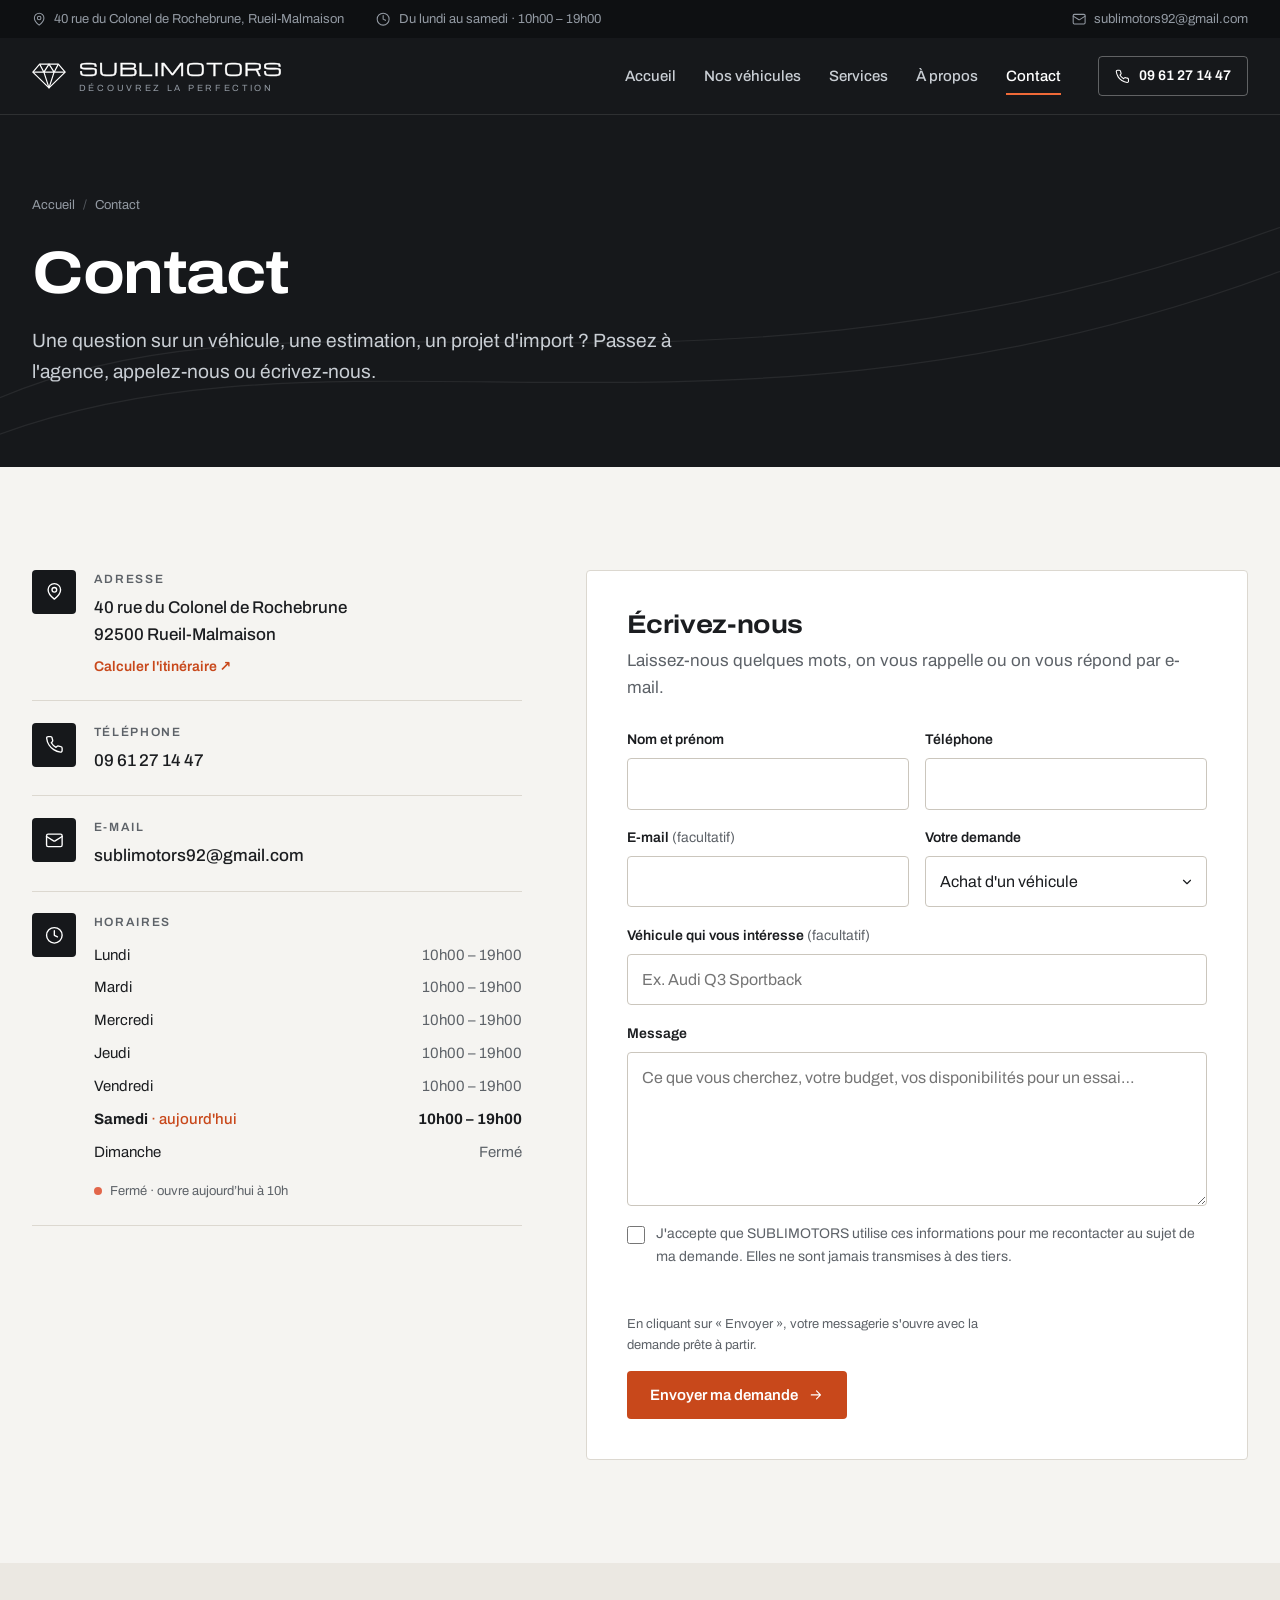
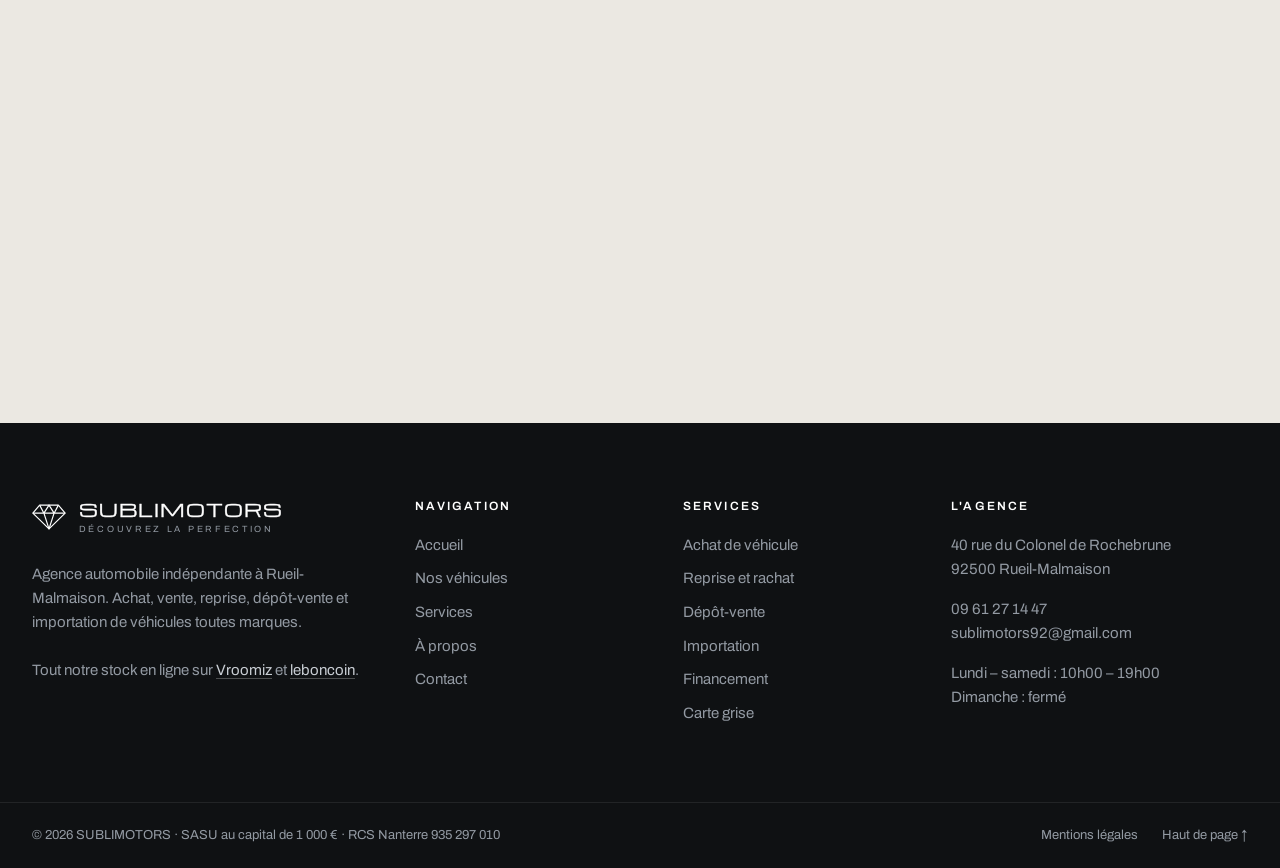
<file: sublimotors/contact.html>
<!doctype html>
<html lang="fr">
<head>
<meta charset="utf-8">
<meta name="viewport" content="width=device-width, initial-scale=1">
<title>Contact et horaires · SUBLIMOTORS Rueil-Malmaison</title>
<meta name="description" content="Contactez SUBLIMOTORS : 40 rue du Colonel de Rochebrune, 92500 Rueil-Malmaison. Ouvert du lundi au samedi de 10h à 19h. Téléphone, e-mail et formulaire.">
<meta name="theme-color" content="#16181b">
<meta property="og:type" content="website">
<meta property="og:title" content="SUBLIMOTORS · Découvrez la perfection">
<meta property="og:description" content="Achat, vente, reprise et conseils automobiles à Rueil-Malmaison.">
<meta property="og:image" content="images/facade.jpg">
<link rel="icon" href="data:image/svg+xml,%3Csvg xmlns='http://www.w3.org/2000/svg' viewBox='0 0 64 64'%3E%3Crect width='64' height='64' rx='12' fill='%2316181b'/%3E%3Cg fill='none' stroke='%23fff' stroke-width='2.6' stroke-linejoin='round'%3E%3Cpath d='M20 17h24l9 10.5L32 49 11 27.5Z'/%3E%3Cpath d='M11 27.5h42M20 17l6 10.5L32 17l6 10.5L44 17M26 27.5 32 49l6-21.5'/%3E%3C/g%3E%3C/svg%3E">
<link rel="preconnect" href="https://fonts.googleapis.com">
<link rel="preconnect" href="https://fonts.gstatic.com" crossorigin>
<link rel="stylesheet" href="https://fonts.googleapis.com/css2?family=Archivo:wdth,wght@62..125,100..900&family=Michroma&display=swap">
<link rel="stylesheet" href="css/style.css">
<script src="js/main.js" defer></script>
</head>
<body id="top">

<a class="skip-link" href="#contenu">Aller au contenu</a>

<div class="topbar">
  <div class="container topbar-inner">
    <p class="topbar-item">
      <svg class="icon" viewBox="0 0 24 24" aria-hidden="true"><path d="M20 10c0 6-8 12-8 12s-8-6-8-12a8 8 0 0 1 16 0Z"/><circle cx="12" cy="10" r="3"/></svg>
      40 rue du Colonel de Rochebrune, Rueil-Malmaison
    </p>
    <p class="topbar-item">
      <svg class="icon" viewBox="0 0 24 24" aria-hidden="true"><circle cx="12" cy="12" r="10"/><path d="M12 6v6l4 2"/></svg>
      Du lundi au samedi · 10h00 – 19h00
    </p>
    <a class="topbar-item topbar-mail" href="mailto:sublimotors92@gmail.com">
      <svg class="icon" viewBox="0 0 24 24" aria-hidden="true"><rect x="2" y="4" width="20" height="16" rx="2"/><path d="m22 7-8.97 5.7a1.94 1.94 0 0 1-2.06 0L2 7"/></svg>
      sublimotors92@gmail.com
    </a>
  </div>
</div>

<header class="site-header">
  <div class="container header-inner">
    <a class="brand" href="index.html" aria-label="SUBLIMOTORS, retour à l'accueil">
      <svg class="brand-mark" viewBox="0 0 40 32" aria-hidden="true"><path d="M9 2h22l8 9.5L20 30 1 11.5Z"/><path d="M1 11.5h38M9 2l5 9.5L20 2l6 9.5L31 2M14 11.5 20 30l6-18.5"/></svg>
      <span class="brand-text">
        <span class="brand-name">SUBLIMOTORS</span>
        <span class="brand-tag">Découvrez la perfection</span>
      </span>
    </a>

    <nav class="site-nav" id="site-nav" aria-label="Navigation principale">
      <ul>
        <li><a href="index.html">Accueil</a></li>
        <li><a href="vehicules.html">Nos véhicules</a></li>
        <li><a href="services.html">Services</a></li>
        <li><a href="a-propos.html">À propos</a></li>
        <li><a href="contact.html" aria-current="page">Contact</a></li>
      </ul>
      <div class="nav-extra">
        <a class="btn btn-primary" href="tel:+33961271447">
          <svg class="icon" viewBox="0 0 24 24" aria-hidden="true"><path d="M22 16.92v3a2 2 0 0 1-2.18 2 19.8 19.8 0 0 1-8.63-3.07 19.5 19.5 0 0 1-6-6 19.8 19.8 0 0 1-3.07-8.67A2 2 0 0 1 4.11 2h3a2 2 0 0 1 2 1.72c.13.96.36 1.9.7 2.81a2 2 0 0 1-.45 2.11L8.09 9.91a16 16 0 0 0 6 6l1.27-1.27a2 2 0 0 1 2.11-.45c.9.34 1.85.57 2.81.7A2 2 0 0 1 22 16.92Z"/></svg>
          09 61 27 14 47
        </a>
        <p>40 rue du Colonel de Rochebrune, 92500 Rueil-Malmaison<br>Du lundi au samedi, 10h00 – 19h00</p>
      </div>
    </nav>

    <a class="btn btn-outline-light btn-sm header-phone" href="tel:+33961271447">
      <svg class="icon" viewBox="0 0 24 24" aria-hidden="true"><path d="M22 16.92v3a2 2 0 0 1-2.18 2 19.8 19.8 0 0 1-8.63-3.07 19.5 19.5 0 0 1-6-6 19.8 19.8 0 0 1-3.07-8.67A2 2 0 0 1 4.11 2h3a2 2 0 0 1 2 1.72c.13.96.36 1.9.7 2.81a2 2 0 0 1-.45 2.11L8.09 9.91a16 16 0 0 0 6 6l1.27-1.27a2 2 0 0 1 2.11-.45c.9.34 1.85.57 2.81.7A2 2 0 0 1 22 16.92Z"/></svg>
      09 61 27 14 47
    </a>

    <button class="nav-toggle" type="button" aria-expanded="false" aria-controls="site-nav">
      <span class="nav-toggle-bar" aria-hidden="true"></span>
      <span class="sr-only">Ouvrir le menu</span>
    </button>
  </div>
</header>

<main id="contenu">

  <section class="page-hero dark" aria-labelledby="page-title">
    <svg class="swoosh" viewBox="0 0 1440 400" preserveAspectRatio="none" aria-hidden="true"><path d="M-20 330C340 160 780 380 1460 120"/><path d="M-20 370C380 210 820 420 1460 170"/></svg>
    <div class="container">
      <nav class="breadcrumb" aria-label="Fil d'Ariane">
        <ol><li><a href="index.html">Accueil</a></li><li aria-current="page">Contact</li></ol>
      </nav>
      <h1 id="page-title">Contact</h1>
      <p class="lede">Une question sur un véhicule, une estimation, un projet d'import ? Passez à l'agence, appelez-nous ou écrivez-nous.</p>
    </div>
  </section>

  <section class="section" aria-label="Coordonnées et formulaire">
    <div class="container contact-grid">

      <ul class="info-list">
        <li>
          <span class="info-icon"><svg class="icon" viewBox="0 0 24 24" aria-hidden="true"><path d="M20 10c0 6-8 12-8 12s-8-6-8-12a8 8 0 0 1 16 0Z"/><circle cx="12" cy="10" r="3"/></svg></span>
          <div>
            <p class="info-label">Adresse</p>
            <address class="info-value">40 rue du Colonel de Rochebrune<br>92500 Rueil-Malmaison</address>
            <p class="info-small"><a href="https://www.google.com/maps/dir/?api=1&amp;destination=40%20rue%20du%20Colonel%20de%20Rochebrune%2C%2092500%20Rueil-Malmaison" target="_blank" rel="noopener">Calculer l'itinéraire ↗</a></p>
          </div>
        </li>
        <li>
          <span class="info-icon"><svg class="icon" viewBox="0 0 24 24" aria-hidden="true"><path d="M22 16.92v3a2 2 0 0 1-2.18 2 19.8 19.8 0 0 1-8.63-3.07 19.5 19.5 0 0 1-6-6 19.8 19.8 0 0 1-3.07-8.67A2 2 0 0 1 4.11 2h3a2 2 0 0 1 2 1.72c.13.96.36 1.9.7 2.81a2 2 0 0 1-.45 2.11L8.09 9.91a16 16 0 0 0 6 6l1.27-1.27a2 2 0 0 1 2.11-.45c.9.34 1.85.57 2.81.7A2 2 0 0 1 22 16.92Z"/></svg></span>
          <div>
            <p class="info-label">Téléphone</p>
            <p class="info-value"><a href="tel:+33961271447">09 61 27 14 47</a></p>
          </div>
        </li>
        <li>
          <span class="info-icon"><svg class="icon" viewBox="0 0 24 24" aria-hidden="true"><rect x="2" y="4" width="20" height="16" rx="2"/><path d="m22 7-8.97 5.7a1.94 1.94 0 0 1-2.06 0L2 7"/></svg></span>
          <div>
            <p class="info-label">E-mail</p>
            <p class="info-value"><a href="mailto:sublimotors92@gmail.com">sublimotors92@gmail.com</a></p>
          </div>
        </li>
        <li>
          <span class="info-icon"><svg class="icon" viewBox="0 0 24 24" aria-hidden="true"><circle cx="12" cy="12" r="10"/><path d="M12 6v6l4 2"/></svg></span>
          <div>
            <p class="info-label">Horaires</p>
            <table class="hours">
              <caption class="sr-only">Horaires d'ouverture de l'agence</caption>
              <tbody>
                <tr data-day="1"><td>Lundi</td><td>10h00 – 19h00</td></tr>
                <tr data-day="2"><td>Mardi</td><td>10h00 – 19h00</td></tr>
                <tr data-day="3"><td>Mercredi</td><td>10h00 – 19h00</td></tr>
                <tr data-day="4"><td>Jeudi</td><td>10h00 – 19h00</td></tr>
                <tr data-day="5"><td>Vendredi</td><td>10h00 – 19h00</td></tr>
                <tr data-day="6"><td>Samedi</td><td>10h00 – 19h00</td></tr>
                <tr data-day="0"><td>Dimanche</td><td>Fermé</td></tr>
              </tbody>
            </table>
            <span class="status" data-status>
              <span class="status-dot" aria-hidden="true"></span>
              <span data-status-text>Du lundi au samedi, 10h – 19h</span>
            </span>
          </div>
        </li>
      </ul>

      <div class="form-card" id="formulaire">
        <h2>Écrivez-nous</h2>
        <p>Laissez-nous quelques mots, on vous rappelle ou on vous répond par e-mail.</p>

        <form class="form-grid" id="contact-form">
          <div class="field">
            <label for="nom">Nom et prénom</label>
            <input id="nom" name="nom" type="text" autocomplete="name" required>
          </div>
          <div class="field">
            <label for="telephone">Téléphone</label>
            <input id="telephone" name="telephone" type="tel" autocomplete="tel" required>
          </div>
          <div class="field">
            <label for="email">E-mail <span class="opt">(facultatif)</span></label>
            <input id="email" name="email" type="email" autocomplete="email">
          </div>
          <div class="field">
            <label for="sujet">Votre demande</label>
            <select id="sujet" name="sujet">
              <option value="achat">Achat d'un véhicule</option>
              <option value="reprise">Reprise ou estimation</option>
              <option value="depot-vente">Dépôt-vente</option>
              <option value="recherche">Recherche ou importation</option>
              <option value="financement">Financement</option>
              <option value="autre">Autre question</option>
            </select>
          </div>
          <div class="field field-full">
            <label for="vehicule">Véhicule qui vous intéresse <span class="opt">(facultatif)</span></label>
            <input id="vehicule" name="vehicule" type="text" placeholder="Ex. Audi Q3 Sportback">
          </div>

          <fieldset class="extra" data-extra hidden>
            <legend>Votre véhicule à estimer</legend>
            <div class="extra-grid">
              <div class="field">
                <label for="modele">Marque et modèle</label>
                <input id="modele" name="modele" type="text" placeholder="Ex. Peugeot 3008 1.5 BlueHDi">
              </div>
              <div class="field">
                <label for="annee">Année</label>
                <input id="annee" name="annee" type="number" inputmode="numeric" min="1950" max="2026" placeholder="2019">
              </div>
              <div class="field">
                <label for="kilometrage">Kilométrage</label>
                <input id="kilometrage" name="kilometrage" type="number" inputmode="numeric" min="0" placeholder="85000">
              </div>
            </div>
          </fieldset>

          <div class="field field-full">
            <label for="message">Message</label>
            <textarea id="message" name="message" rows="5" placeholder="Ce que vous cherchez, votre budget, vos disponibilités pour un essai…"></textarea>
          </div>

          <label class="consent field-full">
            <input type="checkbox" name="consent" required>
            <span>J'accepte que SUBLIMOTORS utilise ces informations pour me recontacter au sujet de ma demande. Elles ne sont jamais transmises à des tiers.</span>
          </label>

          <div class="form-foot field-full">
            <p class="form-hint">En cliquant sur « Envoyer », votre messagerie s'ouvre avec la demande prête à partir.</p>
            <button class="btn btn-primary" type="submit">
              Envoyer ma demande
              <svg class="icon icon-arrow" viewBox="0 0 24 24" aria-hidden="true"><path d="M5 12h14M13 6l6 6-6 6"/></svg>
            </button>
          </div>
        </form>

        <p class="form-success" data-form-success role="status" hidden>Merci ! Si votre messagerie ne s'est pas ouverte, écrivez-nous directement à <a href="mailto:sublimotors92@gmail.com">sublimotors92@gmail.com</a> ou appelez le <a href="tel:+33961271447">09 61 27 14 47</a>.</p>
      </div>

    </div>
  </section>

  <section class="map" aria-label="Plan d'accès">
    <iframe
      src="https://maps.google.com/maps?q=40%20rue%20du%20Colonel%20de%20Rochebrune%2C%2092500%20Rueil-Malmaison&amp;z=16&amp;output=embed"
      title="Plan : SUBLIMOTORS, 40 rue du Colonel de Rochebrune à Rueil-Malmaison"
      loading="lazy"
      referrerpolicy="no-referrer-when-downgrade"></iframe>
  </section>

</main>

<footer class="site-footer">
  <div class="container footer-grid">
    <div class="footer-brand">
      <a class="brand" href="index.html" aria-label="SUBLIMOTORS, accueil">
        <svg class="brand-mark" viewBox="0 0 40 32" aria-hidden="true"><path d="M9 2h22l8 9.5L20 30 1 11.5Z"/><path d="M1 11.5h38M9 2l5 9.5L20 2l6 9.5L31 2M14 11.5 20 30l6-18.5"/></svg>
        <span class="brand-text">
          <span class="brand-name">SUBLIMOTORS</span>
          <span class="brand-tag">Découvrez la perfection</span>
        </span>
      </a>
      <p>Agence automobile indépendante à Rueil-Malmaison. Achat, vente, reprise, dépôt-vente et importation de véhicules toutes marques.</p>
      <p class="footer-ext">Tout notre stock en ligne sur <a href="https://vroomiz.fr/boutique/sublimotors" target="_blank" rel="noopener">Vroomiz</a> et <a href="https://www.leboncoin.fr/boutique/6817902/partenaire_vroomiz_sublimotors.htm" target="_blank" rel="noopener">leboncoin</a>.</p>
    </div>

    <nav aria-label="Pied de page">
      <h2 class="footer-title">Navigation</h2>
      <ul class="footer-list">
        <li><a href="index.html">Accueil</a></li>
        <li><a href="vehicules.html">Nos véhicules</a></li>
        <li><a href="services.html">Services</a></li>
        <li><a href="a-propos.html">À propos</a></li>
        <li><a href="contact.html">Contact</a></li>
      </ul>
    </nav>

    <div>
      <h2 class="footer-title">Services</h2>
      <ul class="footer-list">
        <li><a href="services.html#achat">Achat de véhicule</a></li>
        <li><a href="services.html#reprise">Reprise et rachat</a></li>
        <li><a href="services.html#depot-vente">Dépôt-vente</a></li>
        <li><a href="services.html#import">Importation</a></li>
        <li><a href="services.html#financement">Financement</a></li>
        <li><a href="services.html#demarches">Carte grise</a></li>
      </ul>
    </div>

    <div class="footer-contact">
      <h2 class="footer-title">L'agence</h2>
      <address>40 rue du Colonel de Rochebrune<br>92500 Rueil-Malmaison</address>
      <p><a href="tel:+33961271447">09 61 27 14 47</a><br><a href="mailto:sublimotors92@gmail.com">sublimotors92@gmail.com</a></p>
      <p>Lundi – samedi : 10h00 – 19h00<br>Dimanche : fermé</p>
    </div>
  </div>

  <div class="footer-bottom">
    <div class="container footer-bottom-inner">
      <p>© <span data-year>2026</span> SUBLIMOTORS · SASU au capital de 1 000 € · RCS Nanterre 935 297 010</p>
      <div class="footer-bottom-links">
        <a href="mentions-legales.html">Mentions légales</a>
        <a href="#top">Haut de page ↑</a>
      </div>
    </div>
  </div>
</footer>

</body>
</html>
</file>
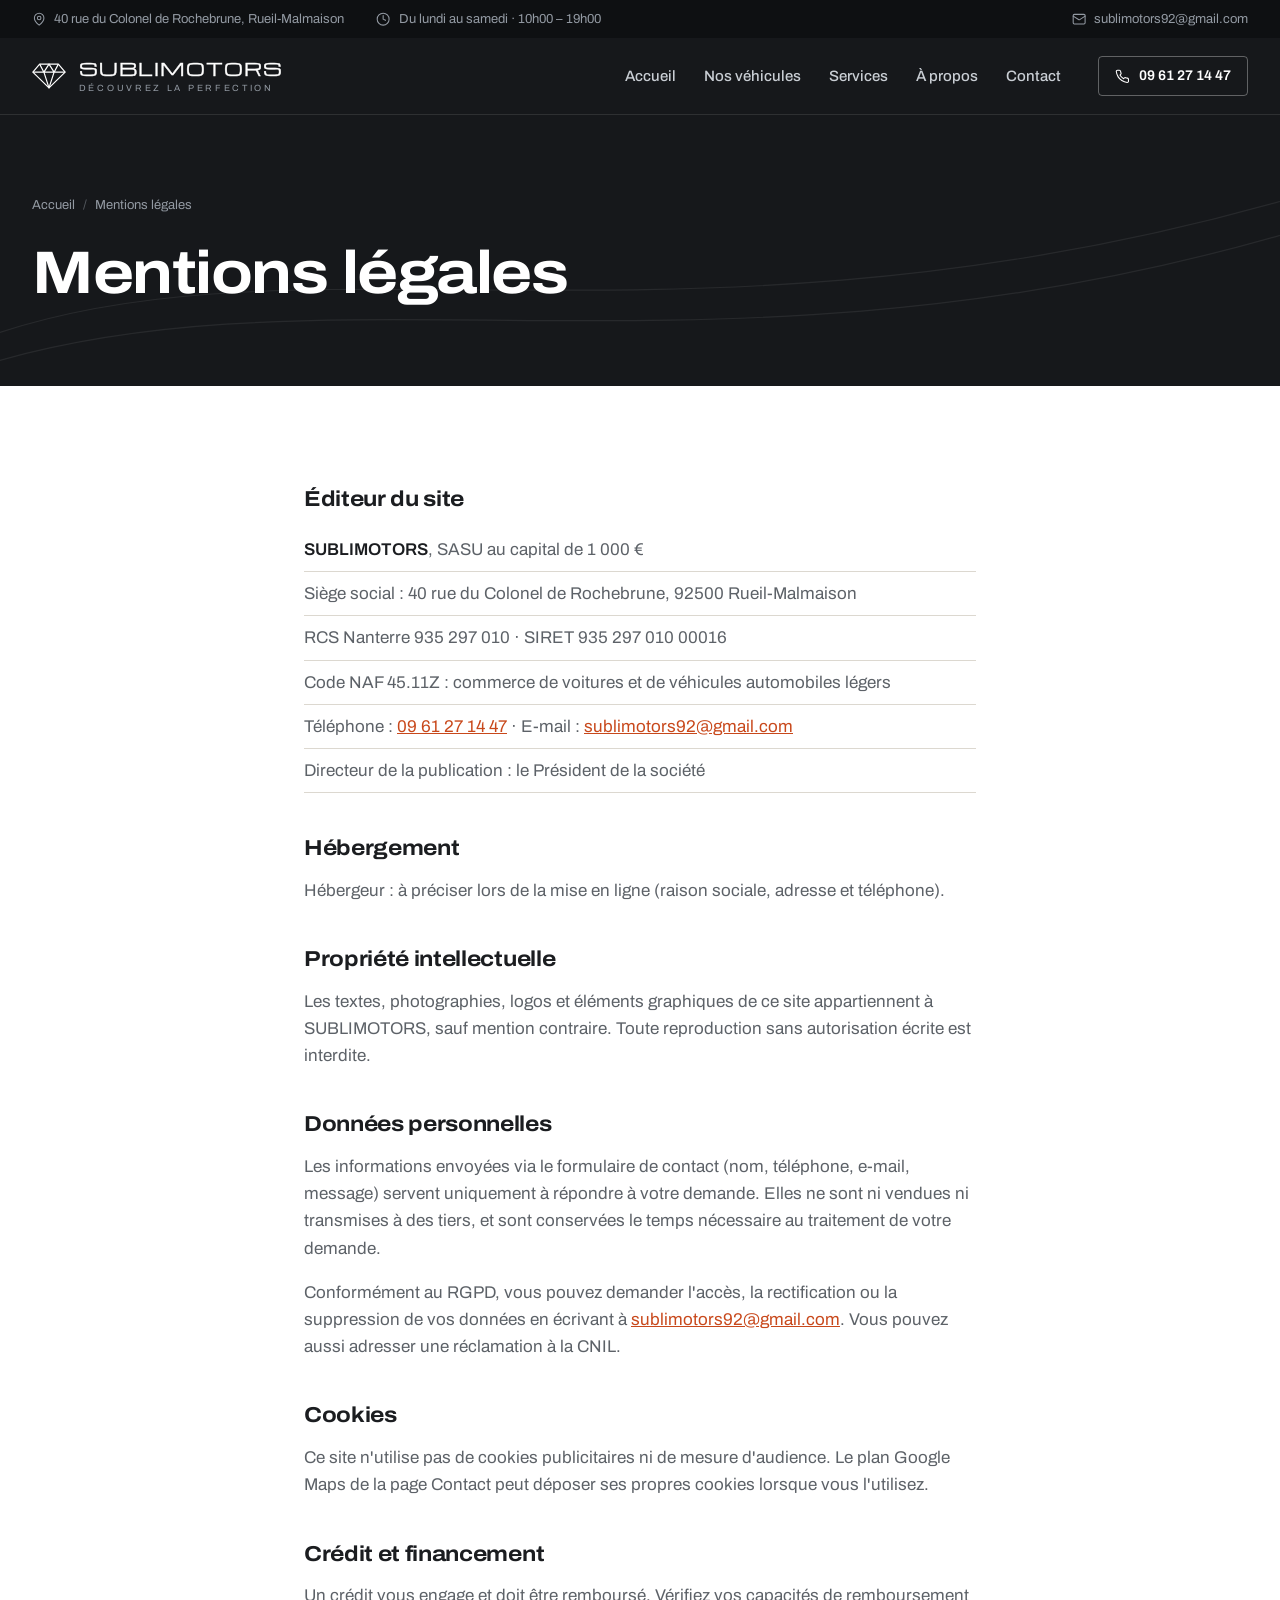
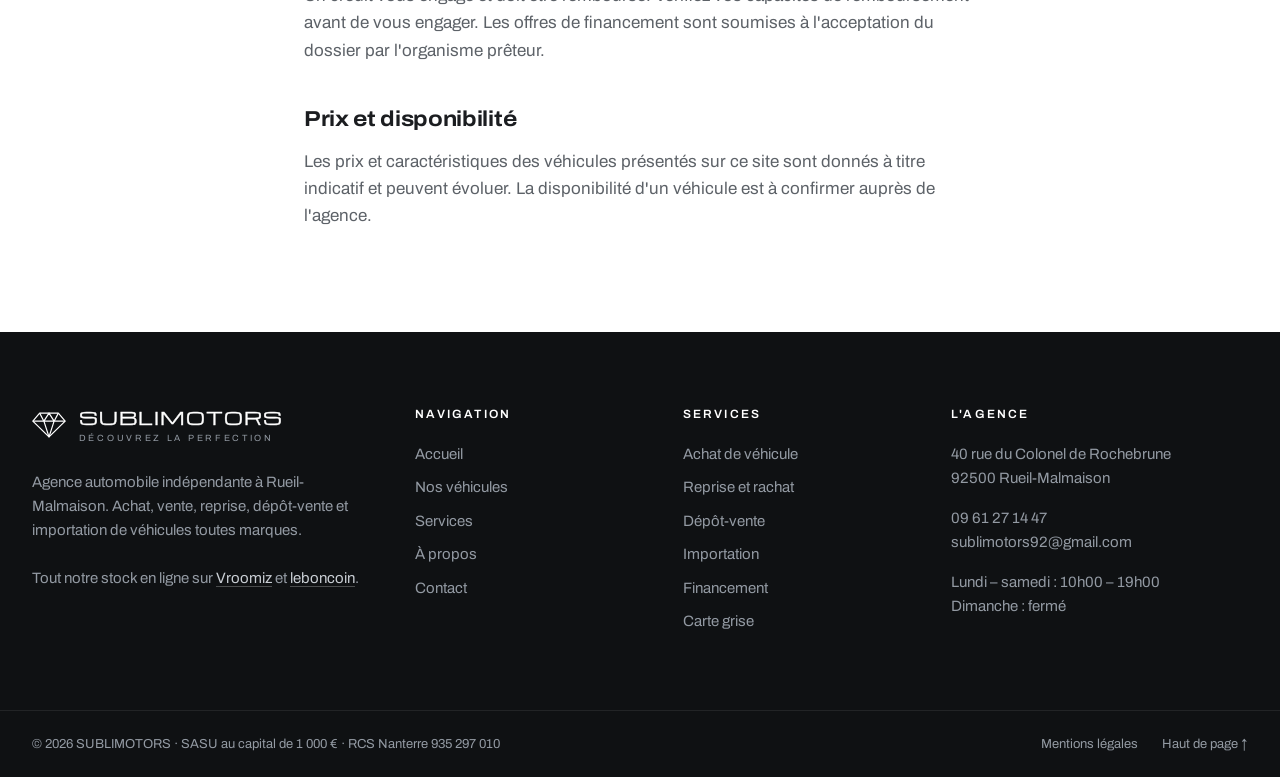
<file: sublimotors/mentions-legales.html>
<!doctype html>
<html lang="fr">
<head>
<meta charset="utf-8">
<meta name="viewport" content="width=device-width, initial-scale=1">
<title>Mentions légales · SUBLIMOTORS</title>
<meta name="description" content="Mentions légales du site SUBLIMOTORS, agence automobile à Rueil-Malmaison.">
<meta name="theme-color" content="#16181b">
<meta property="og:type" content="website">
<meta property="og:title" content="SUBLIMOTORS · Découvrez la perfection">
<meta property="og:description" content="Achat, vente, reprise et conseils automobiles à Rueil-Malmaison.">
<meta property="og:image" content="images/facade.jpg">
<link rel="icon" href="data:image/svg+xml,%3Csvg xmlns='http://www.w3.org/2000/svg' viewBox='0 0 64 64'%3E%3Crect width='64' height='64' rx='12' fill='%2316181b'/%3E%3Cg fill='none' stroke='%23fff' stroke-width='2.6' stroke-linejoin='round'%3E%3Cpath d='M20 17h24l9 10.5L32 49 11 27.5Z'/%3E%3Cpath d='M11 27.5h42M20 17l6 10.5L32 17l6 10.5L44 17M26 27.5 32 49l6-21.5'/%3E%3C/g%3E%3C/svg%3E">
<link rel="preconnect" href="https://fonts.googleapis.com">
<link rel="preconnect" href="https://fonts.gstatic.com" crossorigin>
<link rel="stylesheet" href="https://fonts.googleapis.com/css2?family=Archivo:wdth,wght@62..125,100..900&family=Michroma&display=swap">
<link rel="stylesheet" href="css/style.css">
<script src="js/main.js" defer></script>
</head>
<body id="top">

<a class="skip-link" href="#contenu">Aller au contenu</a>

<div class="topbar">
  <div class="container topbar-inner">
    <p class="topbar-item">
      <svg class="icon" viewBox="0 0 24 24" aria-hidden="true"><path d="M20 10c0 6-8 12-8 12s-8-6-8-12a8 8 0 0 1 16 0Z"/><circle cx="12" cy="10" r="3"/></svg>
      40 rue du Colonel de Rochebrune, Rueil-Malmaison
    </p>
    <p class="topbar-item">
      <svg class="icon" viewBox="0 0 24 24" aria-hidden="true"><circle cx="12" cy="12" r="10"/><path d="M12 6v6l4 2"/></svg>
      Du lundi au samedi · 10h00 – 19h00
    </p>
    <a class="topbar-item topbar-mail" href="mailto:sublimotors92@gmail.com">
      <svg class="icon" viewBox="0 0 24 24" aria-hidden="true"><rect x="2" y="4" width="20" height="16" rx="2"/><path d="m22 7-8.97 5.7a1.94 1.94 0 0 1-2.06 0L2 7"/></svg>
      sublimotors92@gmail.com
    </a>
  </div>
</div>

<header class="site-header">
  <div class="container header-inner">
    <a class="brand" href="index.html" aria-label="SUBLIMOTORS, retour à l'accueil">
      <svg class="brand-mark" viewBox="0 0 40 32" aria-hidden="true"><path d="M9 2h22l8 9.5L20 30 1 11.5Z"/><path d="M1 11.5h38M9 2l5 9.5L20 2l6 9.5L31 2M14 11.5 20 30l6-18.5"/></svg>
      <span class="brand-text">
        <span class="brand-name">SUBLIMOTORS</span>
        <span class="brand-tag">Découvrez la perfection</span>
      </span>
    </a>

    <nav class="site-nav" id="site-nav" aria-label="Navigation principale">
      <ul>
        <li><a href="index.html">Accueil</a></li>
        <li><a href="vehicules.html">Nos véhicules</a></li>
        <li><a href="services.html">Services</a></li>
        <li><a href="a-propos.html">À propos</a></li>
        <li><a href="contact.html">Contact</a></li>
      </ul>
      <div class="nav-extra">
        <a class="btn btn-primary" href="tel:+33961271447">
          <svg class="icon" viewBox="0 0 24 24" aria-hidden="true"><path d="M22 16.92v3a2 2 0 0 1-2.18 2 19.8 19.8 0 0 1-8.63-3.07 19.5 19.5 0 0 1-6-6 19.8 19.8 0 0 1-3.07-8.67A2 2 0 0 1 4.11 2h3a2 2 0 0 1 2 1.72c.13.96.36 1.9.7 2.81a2 2 0 0 1-.45 2.11L8.09 9.91a16 16 0 0 0 6 6l1.27-1.27a2 2 0 0 1 2.11-.45c.9.34 1.85.57 2.81.7A2 2 0 0 1 22 16.92Z"/></svg>
          09 61 27 14 47
        </a>
        <p>40 rue du Colonel de Rochebrune, 92500 Rueil-Malmaison<br>Du lundi au samedi, 10h00 – 19h00</p>
      </div>
    </nav>

    <a class="btn btn-outline-light btn-sm header-phone" href="tel:+33961271447">
      <svg class="icon" viewBox="0 0 24 24" aria-hidden="true"><path d="M22 16.92v3a2 2 0 0 1-2.18 2 19.8 19.8 0 0 1-8.63-3.07 19.5 19.5 0 0 1-6-6 19.8 19.8 0 0 1-3.07-8.67A2 2 0 0 1 4.11 2h3a2 2 0 0 1 2 1.72c.13.96.36 1.9.7 2.81a2 2 0 0 1-.45 2.11L8.09 9.91a16 16 0 0 0 6 6l1.27-1.27a2 2 0 0 1 2.11-.45c.9.34 1.85.57 2.81.7A2 2 0 0 1 22 16.92Z"/></svg>
      09 61 27 14 47
    </a>

    <button class="nav-toggle" type="button" aria-expanded="false" aria-controls="site-nav">
      <span class="nav-toggle-bar" aria-hidden="true"></span>
      <span class="sr-only">Ouvrir le menu</span>
    </button>
  </div>
</header>

<main id="contenu">

  <section class="page-hero dark" aria-labelledby="page-title">
    <svg class="swoosh" viewBox="0 0 1440 400" preserveAspectRatio="none" aria-hidden="true"><path d="M-20 330C340 160 780 380 1460 120"/><path d="M-20 370C380 210 820 420 1460 170"/></svg>
    <div class="container">
      <nav class="breadcrumb" aria-label="Fil d'Ariane">
        <ol><li><a href="index.html">Accueil</a></li><li aria-current="page">Mentions légales</li></ol>
      </nav>
      <h1 id="page-title">Mentions légales</h1>
    </div>
  </section>

  <section class="section section-white">
    <div class="container prose">

      <h2>Éditeur du site</h2>
      <ul class="legal-list">
        <li><strong>SUBLIMOTORS</strong>, SASU au capital de 1 000 €</li>
        <li>Siège social : 40 rue du Colonel de Rochebrune, 92500 Rueil-Malmaison</li>
        <li>RCS Nanterre 935 297 010 · SIRET 935 297 010 00016</li>
        <li>Code NAF 45.11Z : commerce de voitures et de véhicules automobiles légers</li>
        <li>Téléphone : <a href="tel:+33961271447">09 61 27 14 47</a> · E-mail : <a href="mailto:sublimotors92@gmail.com">sublimotors92@gmail.com</a></li>
        <li>Directeur de la publication : le Président de la société</li>
      </ul>

      <h2>Hébergement</h2>
      <p>Hébergeur : à préciser lors de la mise en ligne (raison sociale, adresse et téléphone).</p>

      <h2>Propriété intellectuelle</h2>
      <p>Les textes, photographies, logos et éléments graphiques de ce site appartiennent à SUBLIMOTORS, sauf mention contraire. Toute reproduction sans autorisation écrite est interdite.</p>

      <h2>Données personnelles</h2>
      <p>Les informations envoyées via le formulaire de contact (nom, téléphone, e-mail, message) servent uniquement à répondre à votre demande. Elles ne sont ni vendues ni transmises à des tiers, et sont conservées le temps nécessaire au traitement de votre demande.</p>
      <p>Conformément au RGPD, vous pouvez demander l'accès, la rectification ou la suppression de vos données en écrivant à <a href="mailto:sublimotors92@gmail.com">sublimotors92@gmail.com</a>. Vous pouvez aussi adresser une réclamation à la CNIL.</p>

      <h2>Cookies</h2>
      <p>Ce site n'utilise pas de cookies publicitaires ni de mesure d'audience. Le plan Google Maps de la page Contact peut déposer ses propres cookies lorsque vous l'utilisez.</p>

      <h2>Crédit et financement</h2>
      <p>Un crédit vous engage et doit être remboursé. Vérifiez vos capacités de remboursement avant de vous engager. Les offres de financement sont soumises à l'acceptation du dossier par l'organisme prêteur.</p>

      <h2>Prix et disponibilité</h2>
      <p>Les prix et caractéristiques des véhicules présentés sur ce site sont donnés à titre indicatif et peuvent évoluer. La disponibilité d'un véhicule est à confirmer auprès de l'agence.</p>

    </div>
  </section>

</main>

<footer class="site-footer">
  <div class="container footer-grid">
    <div class="footer-brand">
      <a class="brand" href="index.html" aria-label="SUBLIMOTORS, accueil">
        <svg class="brand-mark" viewBox="0 0 40 32" aria-hidden="true"><path d="M9 2h22l8 9.5L20 30 1 11.5Z"/><path d="M1 11.5h38M9 2l5 9.5L20 2l6 9.5L31 2M14 11.5 20 30l6-18.5"/></svg>
        <span class="brand-text">
          <span class="brand-name">SUBLIMOTORS</span>
          <span class="brand-tag">Découvrez la perfection</span>
        </span>
      </a>
      <p>Agence automobile indépendante à Rueil-Malmaison. Achat, vente, reprise, dépôt-vente et importation de véhicules toutes marques.</p>
      <p class="footer-ext">Tout notre stock en ligne sur <a href="https://vroomiz.fr/boutique/sublimotors" target="_blank" rel="noopener">Vroomiz</a> et <a href="https://www.leboncoin.fr/boutique/6817902/partenaire_vroomiz_sublimotors.htm" target="_blank" rel="noopener">leboncoin</a>.</p>
    </div>

    <nav aria-label="Pied de page">
      <h2 class="footer-title">Navigation</h2>
      <ul class="footer-list">
        <li><a href="index.html">Accueil</a></li>
        <li><a href="vehicules.html">Nos véhicules</a></li>
        <li><a href="services.html">Services</a></li>
        <li><a href="a-propos.html">À propos</a></li>
        <li><a href="contact.html">Contact</a></li>
      </ul>
    </nav>

    <div>
      <h2 class="footer-title">Services</h2>
      <ul class="footer-list">
        <li><a href="services.html#achat">Achat de véhicule</a></li>
        <li><a href="services.html#reprise">Reprise et rachat</a></li>
        <li><a href="services.html#depot-vente">Dépôt-vente</a></li>
        <li><a href="services.html#import">Importation</a></li>
        <li><a href="services.html#financement">Financement</a></li>
        <li><a href="services.html#demarches">Carte grise</a></li>
      </ul>
    </div>

    <div class="footer-contact">
      <h2 class="footer-title">L'agence</h2>
      <address>40 rue du Colonel de Rochebrune<br>92500 Rueil-Malmaison</address>
      <p><a href="tel:+33961271447">09 61 27 14 47</a><br><a href="mailto:sublimotors92@gmail.com">sublimotors92@gmail.com</a></p>
      <p>Lundi – samedi : 10h00 – 19h00<br>Dimanche : fermé</p>
    </div>
  </div>

  <div class="footer-bottom">
    <div class="container footer-bottom-inner">
      <p>© <span data-year>2026</span> SUBLIMOTORS · SASU au capital de 1 000 € · RCS Nanterre 935 297 010</p>
      <div class="footer-bottom-links">
        <a href="mentions-legales.html">Mentions légales</a>
        <a href="#top">Haut de page ↑</a>
      </div>
    </div>
  </div>
</footer>

</body>
</html>
</file>
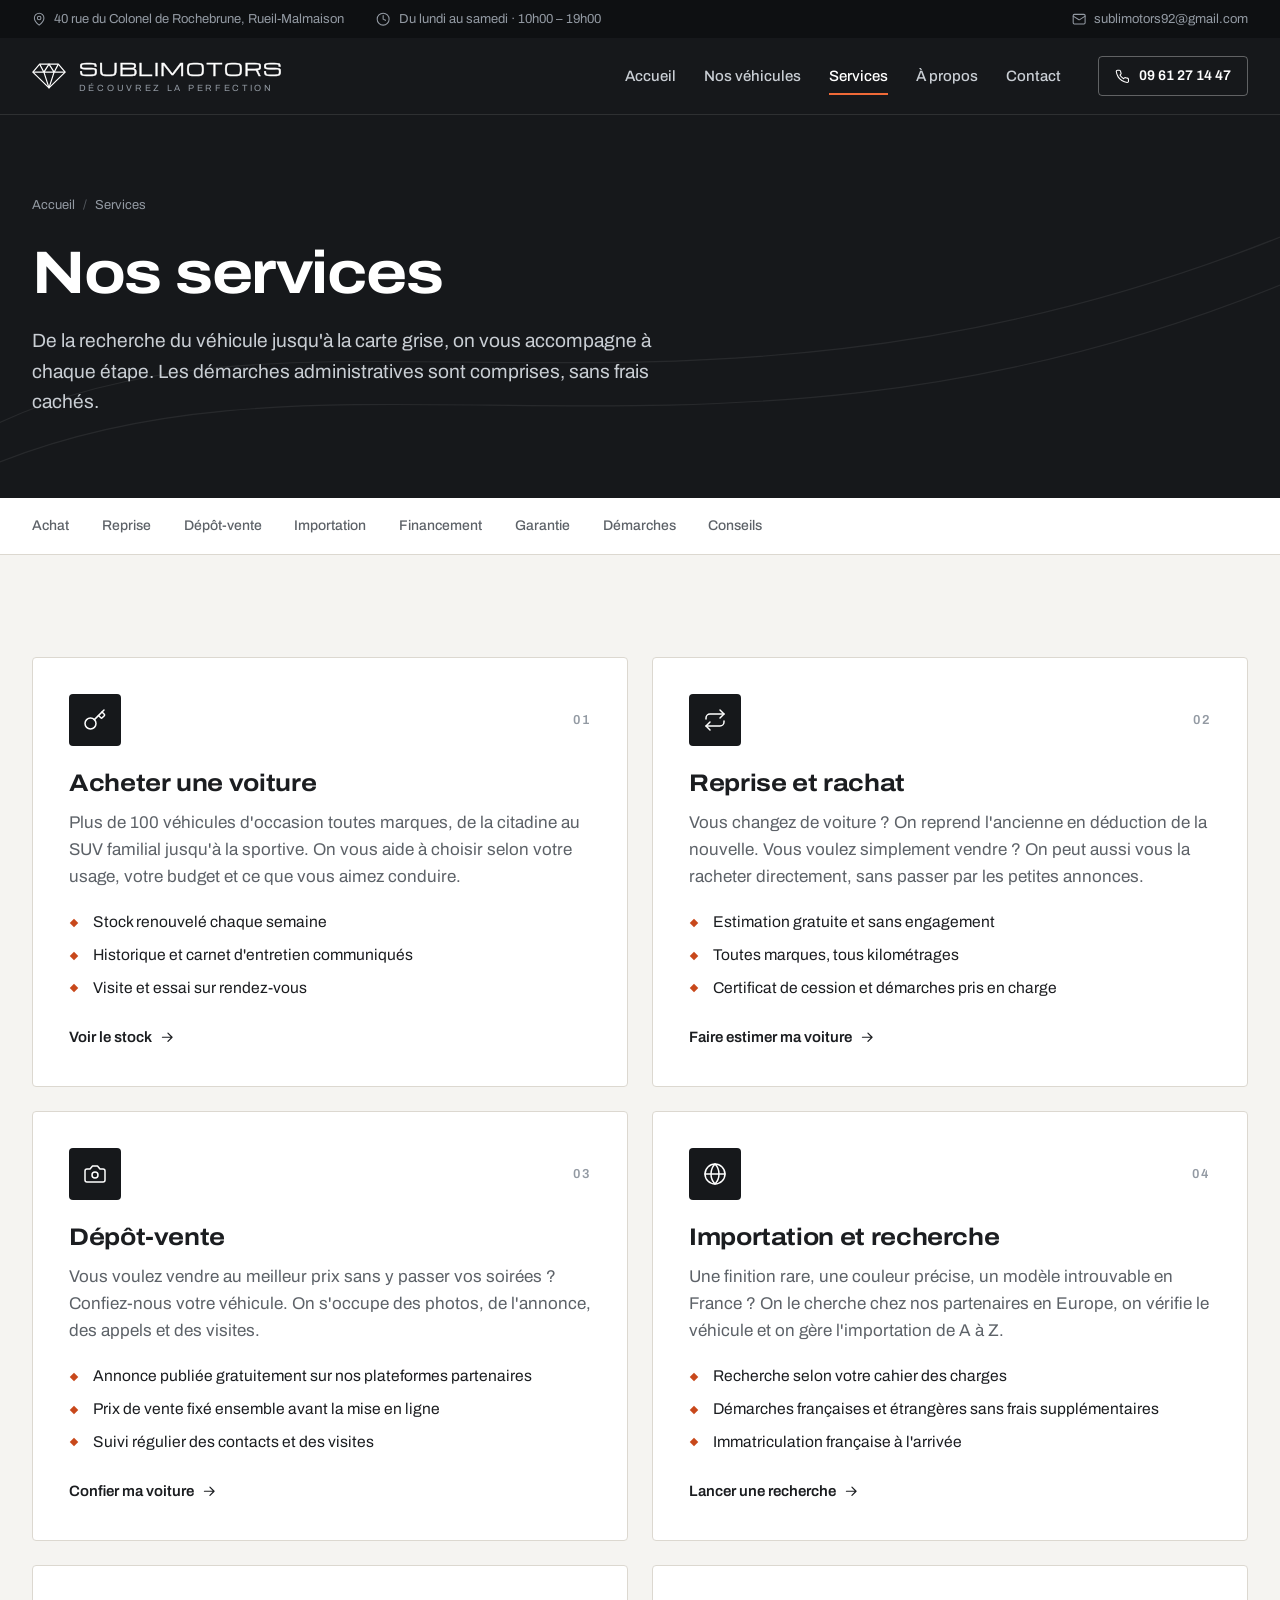
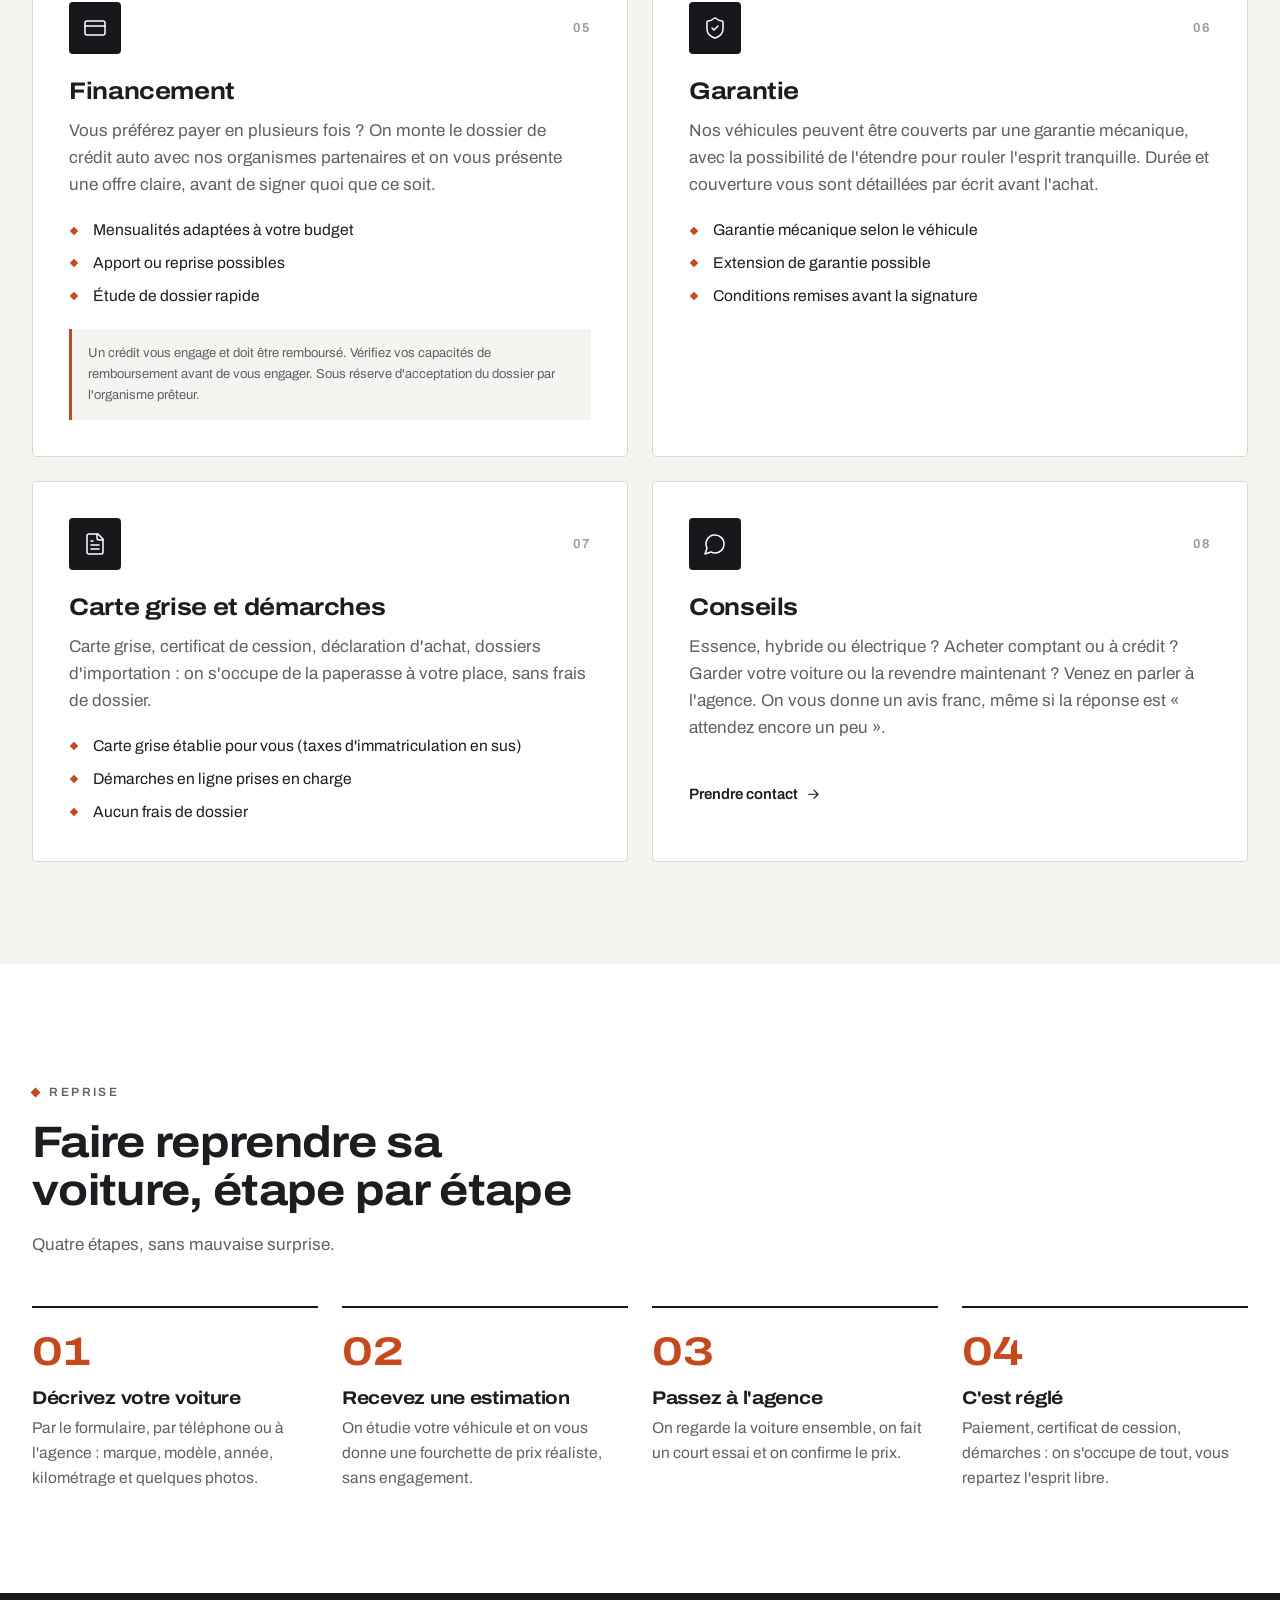
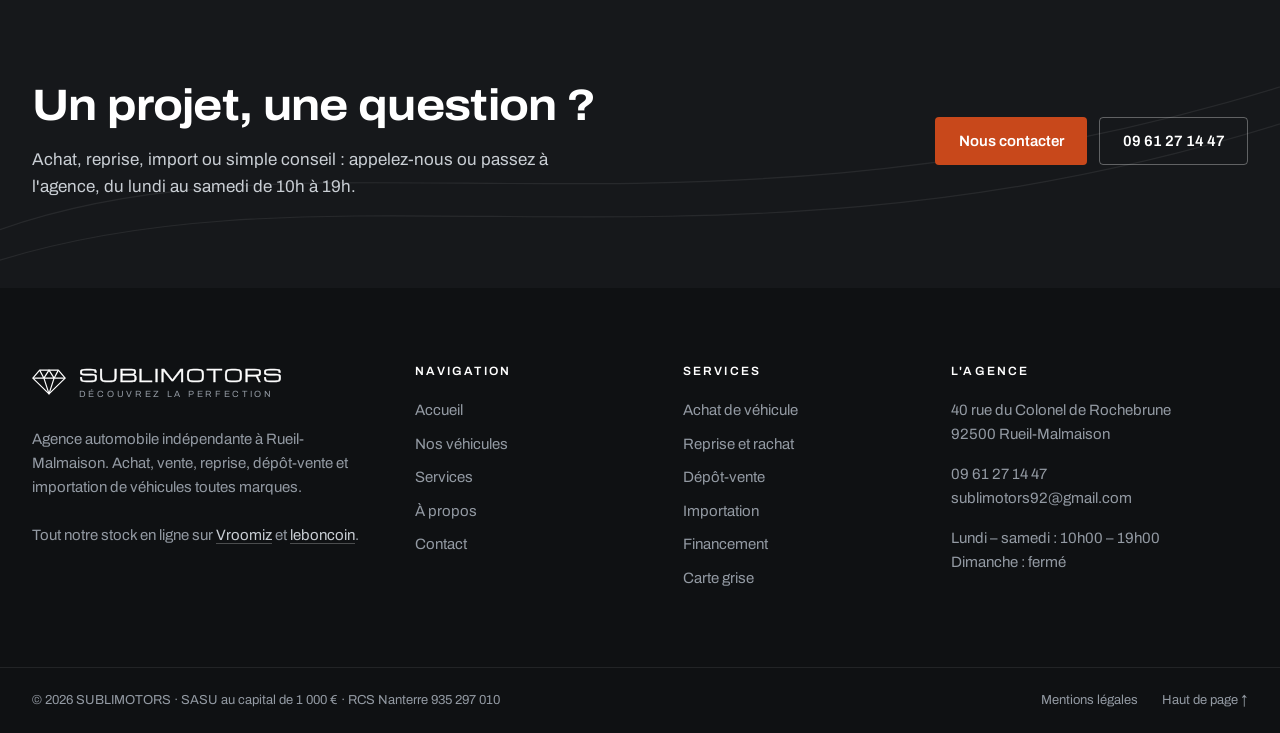
<file: sublimotors/services.html>
<!doctype html>
<html lang="fr">
<head>
<meta charset="utf-8">
<meta name="viewport" content="width=device-width, initial-scale=1">
<title>Services : reprise, dépôt-vente, import, financement · SUBLIMOTORS</title>
<meta name="description" content="Achat, reprise, dépôt-vente, importation, financement, garantie et carte grise : tous les services de l'agence SUBLIMOTORS à Rueil-Malmaison.">
<meta name="theme-color" content="#16181b">
<meta property="og:type" content="website">
<meta property="og:title" content="SUBLIMOTORS · Découvrez la perfection">
<meta property="og:description" content="Achat, vente, reprise et conseils automobiles à Rueil-Malmaison.">
<meta property="og:image" content="images/facade.jpg">
<link rel="icon" href="data:image/svg+xml,%3Csvg xmlns='http://www.w3.org/2000/svg' viewBox='0 0 64 64'%3E%3Crect width='64' height='64' rx='12' fill='%2316181b'/%3E%3Cg fill='none' stroke='%23fff' stroke-width='2.6' stroke-linejoin='round'%3E%3Cpath d='M20 17h24l9 10.5L32 49 11 27.5Z'/%3E%3Cpath d='M11 27.5h42M20 17l6 10.5L32 17l6 10.5L44 17M26 27.5 32 49l6-21.5'/%3E%3C/g%3E%3C/svg%3E">
<link rel="preconnect" href="https://fonts.googleapis.com">
<link rel="preconnect" href="https://fonts.gstatic.com" crossorigin>
<link rel="stylesheet" href="https://fonts.googleapis.com/css2?family=Archivo:wdth,wght@62..125,100..900&family=Michroma&display=swap">
<link rel="stylesheet" href="css/style.css">
<script src="js/main.js" defer></script>
</head>
<body id="top">

<a class="skip-link" href="#contenu">Aller au contenu</a>

<div class="topbar">
  <div class="container topbar-inner">
    <p class="topbar-item">
      <svg class="icon" viewBox="0 0 24 24" aria-hidden="true"><path d="M20 10c0 6-8 12-8 12s-8-6-8-12a8 8 0 0 1 16 0Z"/><circle cx="12" cy="10" r="3"/></svg>
      40 rue du Colonel de Rochebrune, Rueil-Malmaison
    </p>
    <p class="topbar-item">
      <svg class="icon" viewBox="0 0 24 24" aria-hidden="true"><circle cx="12" cy="12" r="10"/><path d="M12 6v6l4 2"/></svg>
      Du lundi au samedi · 10h00 – 19h00
    </p>
    <a class="topbar-item topbar-mail" href="mailto:sublimotors92@gmail.com">
      <svg class="icon" viewBox="0 0 24 24" aria-hidden="true"><rect x="2" y="4" width="20" height="16" rx="2"/><path d="m22 7-8.97 5.7a1.94 1.94 0 0 1-2.06 0L2 7"/></svg>
      sublimotors92@gmail.com
    </a>
  </div>
</div>

<header class="site-header">
  <div class="container header-inner">
    <a class="brand" href="index.html" aria-label="SUBLIMOTORS, retour à l'accueil">
      <svg class="brand-mark" viewBox="0 0 40 32" aria-hidden="true"><path d="M9 2h22l8 9.5L20 30 1 11.5Z"/><path d="M1 11.5h38M9 2l5 9.5L20 2l6 9.5L31 2M14 11.5 20 30l6-18.5"/></svg>
      <span class="brand-text">
        <span class="brand-name">SUBLIMOTORS</span>
        <span class="brand-tag">Découvrez la perfection</span>
      </span>
    </a>

    <nav class="site-nav" id="site-nav" aria-label="Navigation principale">
      <ul>
        <li><a href="index.html">Accueil</a></li>
        <li><a href="vehicules.html">Nos véhicules</a></li>
        <li><a href="services.html" aria-current="page">Services</a></li>
        <li><a href="a-propos.html">À propos</a></li>
        <li><a href="contact.html">Contact</a></li>
      </ul>
      <div class="nav-extra">
        <a class="btn btn-primary" href="tel:+33961271447">
          <svg class="icon" viewBox="0 0 24 24" aria-hidden="true"><path d="M22 16.92v3a2 2 0 0 1-2.18 2 19.8 19.8 0 0 1-8.63-3.07 19.5 19.5 0 0 1-6-6 19.8 19.8 0 0 1-3.07-8.67A2 2 0 0 1 4.11 2h3a2 2 0 0 1 2 1.72c.13.96.36 1.9.7 2.81a2 2 0 0 1-.45 2.11L8.09 9.91a16 16 0 0 0 6 6l1.27-1.27a2 2 0 0 1 2.11-.45c.9.34 1.85.57 2.81.7A2 2 0 0 1 22 16.92Z"/></svg>
          09 61 27 14 47
        </a>
        <p>40 rue du Colonel de Rochebrune, 92500 Rueil-Malmaison<br>Du lundi au samedi, 10h00 – 19h00</p>
      </div>
    </nav>

    <a class="btn btn-outline-light btn-sm header-phone" href="tel:+33961271447">
      <svg class="icon" viewBox="0 0 24 24" aria-hidden="true"><path d="M22 16.92v3a2 2 0 0 1-2.18 2 19.8 19.8 0 0 1-8.63-3.07 19.5 19.5 0 0 1-6-6 19.8 19.8 0 0 1-3.07-8.67A2 2 0 0 1 4.11 2h3a2 2 0 0 1 2 1.72c.13.96.36 1.9.7 2.81a2 2 0 0 1-.45 2.11L8.09 9.91a16 16 0 0 0 6 6l1.27-1.27a2 2 0 0 1 2.11-.45c.9.34 1.85.57 2.81.7A2 2 0 0 1 22 16.92Z"/></svg>
      09 61 27 14 47
    </a>

    <button class="nav-toggle" type="button" aria-expanded="false" aria-controls="site-nav">
      <span class="nav-toggle-bar" aria-hidden="true"></span>
      <span class="sr-only">Ouvrir le menu</span>
    </button>
  </div>
</header>

<main id="contenu">

  <section class="page-hero dark" aria-labelledby="page-title">
    <svg class="swoosh" viewBox="0 0 1440 400" preserveAspectRatio="none" aria-hidden="true"><path d="M-20 330C340 160 780 380 1460 120"/><path d="M-20 370C380 210 820 420 1460 170"/></svg>
    <div class="container">
      <nav class="breadcrumb" aria-label="Fil d'Ariane">
        <ol><li><a href="index.html">Accueil</a></li><li aria-current="page">Services</li></ol>
      </nav>
      <h1 id="page-title">Nos services</h1>
      <p class="lede">De la recherche du véhicule jusqu'à la carte grise, on vous accompagne à chaque étape. Les démarches administratives sont comprises, sans frais cachés.</p>
    </div>
  </section>

  <nav class="anchor-nav" aria-label="Aller à un service">
    <div class="container">
      <ul>
        <li><a href="#achat">Achat</a></li>
        <li><a href="#reprise">Reprise</a></li>
        <li><a href="#depot-vente">Dépôt-vente</a></li>
        <li><a href="#import">Importation</a></li>
        <li><a href="#financement">Financement</a></li>
        <li><a href="#garantie">Garantie</a></li>
        <li><a href="#demarches">Démarches</a></li>
        <li><a href="#conseils">Conseils</a></li>
      </ul>
    </div>
  </nav>

  <section class="section" aria-label="Liste des services">
    <div class="container service-grid">

      <article class="service" id="achat">
        <div class="service-top">
          <span class="service-icon"><svg class="icon" viewBox="0 0 24 24" aria-hidden="true"><path d="m15.5 7.5 2.3 2.3a1 1 0 0 0 1.4 0l2.1-2.1a1 1 0 0 0 0-1.4L19 4"/><path d="m21 2-9.6 9.6"/><circle cx="7.5" cy="15.5" r="5.5"/></svg></span>
          <span class="service-num">01</span>
        </div>
        <h2>Acheter une voiture</h2>
        <p>Plus de 100 véhicules d'occasion toutes marques, de la citadine au SUV familial jusqu'à la sportive. On vous aide à choisir selon votre usage, votre budget et ce que vous aimez conduire.</p>
        <ul class="ticks">
          <li>Stock renouvelé chaque semaine</li>
          <li>Historique et carnet d'entretien communiqués</li>
          <li>Visite et essai sur rendez-vous</li>
        </ul>
        <a class="link-arrow" href="vehicules.html">Voir le stock <svg class="icon" viewBox="0 0 24 24" aria-hidden="true"><path d="M5 12h14M13 6l6 6-6 6"/></svg></a>
      </article>

      <article class="service" id="reprise">
        <div class="service-top">
          <span class="service-icon"><svg class="icon" viewBox="0 0 24 24" aria-hidden="true"><path d="m17 2 4 4-4 4"/><path d="M3 11v-1a4 4 0 0 1 4-4h14"/><path d="m7 22-4-4 4-4"/><path d="M21 13v1a4 4 0 0 1-4 4H3"/></svg></span>
          <span class="service-num">02</span>
        </div>
        <h2>Reprise et rachat</h2>
        <p>Vous changez de voiture ? On reprend l'ancienne en déduction de la nouvelle. Vous voulez simplement vendre ? On peut aussi vous la racheter directement, sans passer par les petites annonces.</p>
        <ul class="ticks">
          <li>Estimation gratuite et sans engagement</li>
          <li>Toutes marques, tous kilométrages</li>
          <li>Certificat de cession et démarches pris en charge</li>
        </ul>
        <a class="link-arrow" href="contact.html?sujet=reprise#formulaire">Faire estimer ma voiture <svg class="icon" viewBox="0 0 24 24" aria-hidden="true"><path d="M5 12h14M13 6l6 6-6 6"/></svg></a>
      </article>

      <article class="service" id="depot-vente">
        <div class="service-top">
          <span class="service-icon"><svg class="icon" viewBox="0 0 24 24" aria-hidden="true"><path d="M14.5 4h-5L7 7H4a2 2 0 0 0-2 2v9a2 2 0 0 0 2 2h16a2 2 0 0 0 2-2V9a2 2 0 0 0-2-2h-3l-2.5-3Z"/><circle cx="12" cy="13" r="3"/></svg></span>
          <span class="service-num">03</span>
        </div>
        <h2>Dépôt-vente</h2>
        <p>Vous voulez vendre au meilleur prix sans y passer vos soirées ? Confiez-nous votre véhicule. On s'occupe des photos, de l'annonce, des appels et des visites.</p>
        <ul class="ticks">
          <li>Annonce publiée gratuitement sur nos plateformes partenaires</li>
          <li>Prix de vente fixé ensemble avant la mise en ligne</li>
          <li>Suivi régulier des contacts et des visites</li>
        </ul>
        <a class="link-arrow" href="contact.html?sujet=depot-vente#formulaire">Confier ma voiture <svg class="icon" viewBox="0 0 24 24" aria-hidden="true"><path d="M5 12h14M13 6l6 6-6 6"/></svg></a>
      </article>

      <article class="service" id="import">
        <div class="service-top">
          <span class="service-icon"><svg class="icon" viewBox="0 0 24 24" aria-hidden="true"><circle cx="12" cy="12" r="10"/><path d="M12 2a14.5 14.5 0 0 0 0 20 14.5 14.5 0 0 0 0-20M2 12h20"/></svg></span>
          <span class="service-num">04</span>
        </div>
        <h2>Importation et recherche</h2>
        <p>Une finition rare, une couleur précise, un modèle introuvable en France ? On le cherche chez nos partenaires en Europe, on vérifie le véhicule et on gère l'importation de A à Z.</p>
        <ul class="ticks">
          <li>Recherche selon votre cahier des charges</li>
          <li>Démarches françaises et étrangères sans frais supplémentaires</li>
          <li>Immatriculation française à l'arrivée</li>
        </ul>
        <a class="link-arrow" href="contact.html?sujet=recherche#formulaire">Lancer une recherche <svg class="icon" viewBox="0 0 24 24" aria-hidden="true"><path d="M5 12h14M13 6l6 6-6 6"/></svg></a>
      </article>

      <article class="service" id="financement">
        <div class="service-top">
          <span class="service-icon"><svg class="icon" viewBox="0 0 24 24" aria-hidden="true"><rect x="2" y="5" width="20" height="14" rx="2"/><path d="M2 10h20"/></svg></span>
          <span class="service-num">05</span>
        </div>
        <h2>Financement</h2>
        <p>Vous préférez payer en plusieurs fois ? On monte le dossier de crédit auto avec nos organismes partenaires et on vous présente une offre claire, avant de signer quoi que ce soit.</p>
        <ul class="ticks">
          <li>Mensualités adaptées à votre budget</li>
          <li>Apport ou reprise possibles</li>
          <li>Étude de dossier rapide</li>
        </ul>
        <p class="legal-note">Un crédit vous engage et doit être remboursé. Vérifiez vos capacités de remboursement avant de vous engager. Sous réserve d'acceptation du dossier par l'organisme prêteur.</p>
      </article>

      <article class="service" id="garantie">
        <div class="service-top">
          <span class="service-icon"><svg class="icon" viewBox="0 0 24 24" aria-hidden="true"><path d="M20 13c0 5-3.5 7.5-7.66 8.95a1 1 0 0 1-.67-.01C7.5 20.5 4 18 4 13V6a1 1 0 0 1 1-1c2 0 4.5-1.2 6.24-2.72a1.17 1.17 0 0 1 1.52 0C14.51 3.81 17 5 19 5a1 1 0 0 1 1 1Z"/><path d="m9 12 2 2 4-4"/></svg></span>
          <span class="service-num">06</span>
        </div>
        <h2>Garantie</h2>
        <p>Nos véhicules peuvent être couverts par une garantie mécanique, avec la possibilité de l'étendre pour rouler l'esprit tranquille. Durée et couverture vous sont détaillées par écrit avant l'achat.</p>
        <ul class="ticks">
          <li>Garantie mécanique selon le véhicule</li>
          <li>Extension de garantie possible</li>
          <li>Conditions remises avant la signature</li>
        </ul>
      </article>

      <article class="service" id="demarches">
        <div class="service-top">
          <span class="service-icon"><svg class="icon" viewBox="0 0 24 24" aria-hidden="true"><path d="M15 2H6a2 2 0 0 0-2 2v16a2 2 0 0 0 2 2h12a2 2 0 0 0 2-2V7Z"/><path d="M14 2v4a2 2 0 0 0 2 2h4M16 13H8M16 17H8M10 9H8"/></svg></span>
          <span class="service-num">07</span>
        </div>
        <h2>Carte grise et démarches</h2>
        <p>Carte grise, certificat de cession, déclaration d'achat, dossiers d'importation : on s'occupe de la paperasse à votre place, sans frais de dossier.</p>
        <ul class="ticks">
          <li>Carte grise établie pour vous (taxes d'immatriculation en sus)</li>
          <li>Démarches en ligne prises en charge</li>
          <li>Aucun frais de dossier</li>
        </ul>
      </article>

      <article class="service" id="conseils">
        <div class="service-top">
          <span class="service-icon"><svg class="icon" viewBox="0 0 24 24" aria-hidden="true"><path d="M7.9 20A9 9 0 1 0 4 16.1L2 22Z"/></svg></span>
          <span class="service-num">08</span>
        </div>
        <h2>Conseils</h2>
        <p>Essence, hybride ou électrique ? Acheter comptant ou à crédit ? Garder votre voiture ou la revendre maintenant ? Venez en parler à l'agence. On vous donne un avis franc, même si la réponse est « attendez encore un peu ».</p>
        <a class="link-arrow" href="contact.html">Prendre contact <svg class="icon" viewBox="0 0 24 24" aria-hidden="true"><path d="M5 12h14M13 6l6 6-6 6"/></svg></a>
      </article>

    </div>
  </section>

  <section class="section section-white" aria-labelledby="etapes-title">
    <div class="container">
      <div class="section-head">
        <p class="eyebrow">Reprise</p>
        <h2 id="etapes-title">Faire reprendre sa voiture, étape par étape</h2>
        <p>Quatre étapes, sans mauvaise surprise.</p>
      </div>

      <ol class="steps">
        <li class="step">
          <span class="step-num">01</span>
          <h3>Décrivez votre voiture</h3>
          <p>Par le formulaire, par téléphone ou à l'agence : marque, modèle, année, kilométrage et quelques photos.</p>
        </li>
        <li class="step">
          <span class="step-num">02</span>
          <h3>Recevez une estimation</h3>
          <p>On étudie votre véhicule et on vous donne une fourchette de prix réaliste, sans engagement.</p>
        </li>
        <li class="step">
          <span class="step-num">03</span>
          <h3>Passez à l'agence</h3>
          <p>On regarde la voiture ensemble, on fait un court essai et on confirme le prix.</p>
        </li>
        <li class="step">
          <span class="step-num">04</span>
          <h3>C'est réglé</h3>
          <p>Paiement, certificat de cession, démarches : on s'occupe de tout, vous repartez l'esprit libre.</p>
        </li>
      </ol>
    </div>
  </section>

  <section class="cta-band dark" aria-labelledby="cta-title">
    <svg class="swoosh" viewBox="0 0 1440 400" preserveAspectRatio="none" aria-hidden="true"><path d="M-20 330C340 160 780 380 1460 120"/><path d="M-20 370C380 210 820 420 1460 170"/></svg>
    <div class="container cta-inner">
      <div>
        <h2 id="cta-title">Un projet, une question ?</h2>
        <p>Achat, reprise, import ou simple conseil : appelez-nous ou passez à l'agence, du lundi au samedi de 10h à 19h.</p>
      </div>
      <div class="cta-actions">
        <a class="btn btn-primary" href="contact.html">Nous contacter</a>
        <a class="btn btn-outline-light" href="tel:+33961271447">09 61 27 14 47</a>
      </div>
    </div>
  </section>

</main>

<footer class="site-footer">
  <div class="container footer-grid">
    <div class="footer-brand">
      <a class="brand" href="index.html" aria-label="SUBLIMOTORS, accueil">
        <svg class="brand-mark" viewBox="0 0 40 32" aria-hidden="true"><path d="M9 2h22l8 9.5L20 30 1 11.5Z"/><path d="M1 11.5h38M9 2l5 9.5L20 2l6 9.5L31 2M14 11.5 20 30l6-18.5"/></svg>
        <span class="brand-text">
          <span class="brand-name">SUBLIMOTORS</span>
          <span class="brand-tag">Découvrez la perfection</span>
        </span>
      </a>
      <p>Agence automobile indépendante à Rueil-Malmaison. Achat, vente, reprise, dépôt-vente et importation de véhicules toutes marques.</p>
      <p class="footer-ext">Tout notre stock en ligne sur <a href="https://vroomiz.fr/boutique/sublimotors" target="_blank" rel="noopener">Vroomiz</a> et <a href="https://www.leboncoin.fr/boutique/6817902/partenaire_vroomiz_sublimotors.htm" target="_blank" rel="noopener">leboncoin</a>.</p>
    </div>

    <nav aria-label="Pied de page">
      <h2 class="footer-title">Navigation</h2>
      <ul class="footer-list">
        <li><a href="index.html">Accueil</a></li>
        <li><a href="vehicules.html">Nos véhicules</a></li>
        <li><a href="services.html">Services</a></li>
        <li><a href="a-propos.html">À propos</a></li>
        <li><a href="contact.html">Contact</a></li>
      </ul>
    </nav>

    <div>
      <h2 class="footer-title">Services</h2>
      <ul class="footer-list">
        <li><a href="services.html#achat">Achat de véhicule</a></li>
        <li><a href="services.html#reprise">Reprise et rachat</a></li>
        <li><a href="services.html#depot-vente">Dépôt-vente</a></li>
        <li><a href="services.html#import">Importation</a></li>
        <li><a href="services.html#financement">Financement</a></li>
        <li><a href="services.html#demarches">Carte grise</a></li>
      </ul>
    </div>

    <div class="footer-contact">
      <h2 class="footer-title">L'agence</h2>
      <address>40 rue du Colonel de Rochebrune<br>92500 Rueil-Malmaison</address>
      <p><a href="tel:+33961271447">09 61 27 14 47</a><br><a href="mailto:sublimotors92@gmail.com">sublimotors92@gmail.com</a></p>
      <p>Lundi – samedi : 10h00 – 19h00<br>Dimanche : fermé</p>
    </div>
  </div>

  <div class="footer-bottom">
    <div class="container footer-bottom-inner">
      <p>© <span data-year>2026</span> SUBLIMOTORS · SASU au capital de 1 000 € · RCS Nanterre 935 297 010</p>
      <div class="footer-bottom-links">
        <a href="mentions-legales.html">Mentions légales</a>
        <a href="#top">Haut de page ↑</a>
      </div>
    </div>
  </div>
</footer>

</body>
</html>
</file>
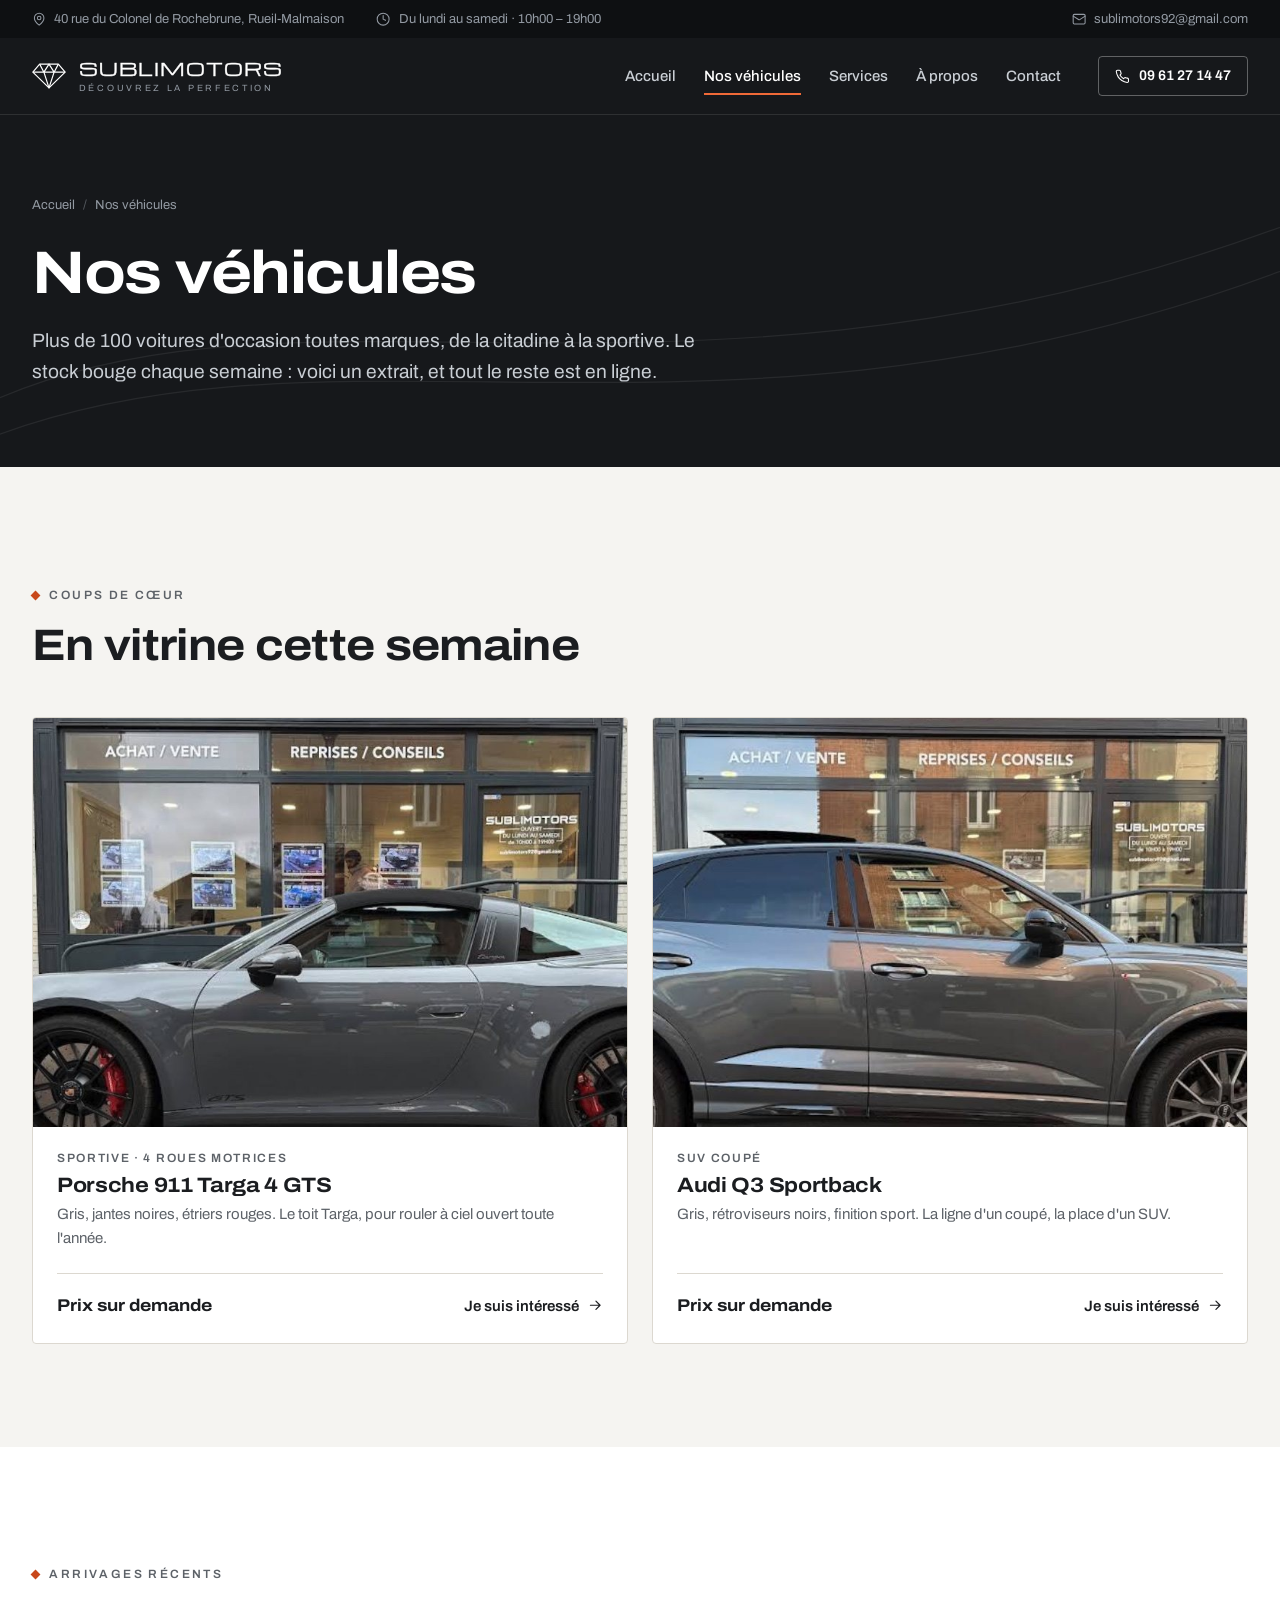
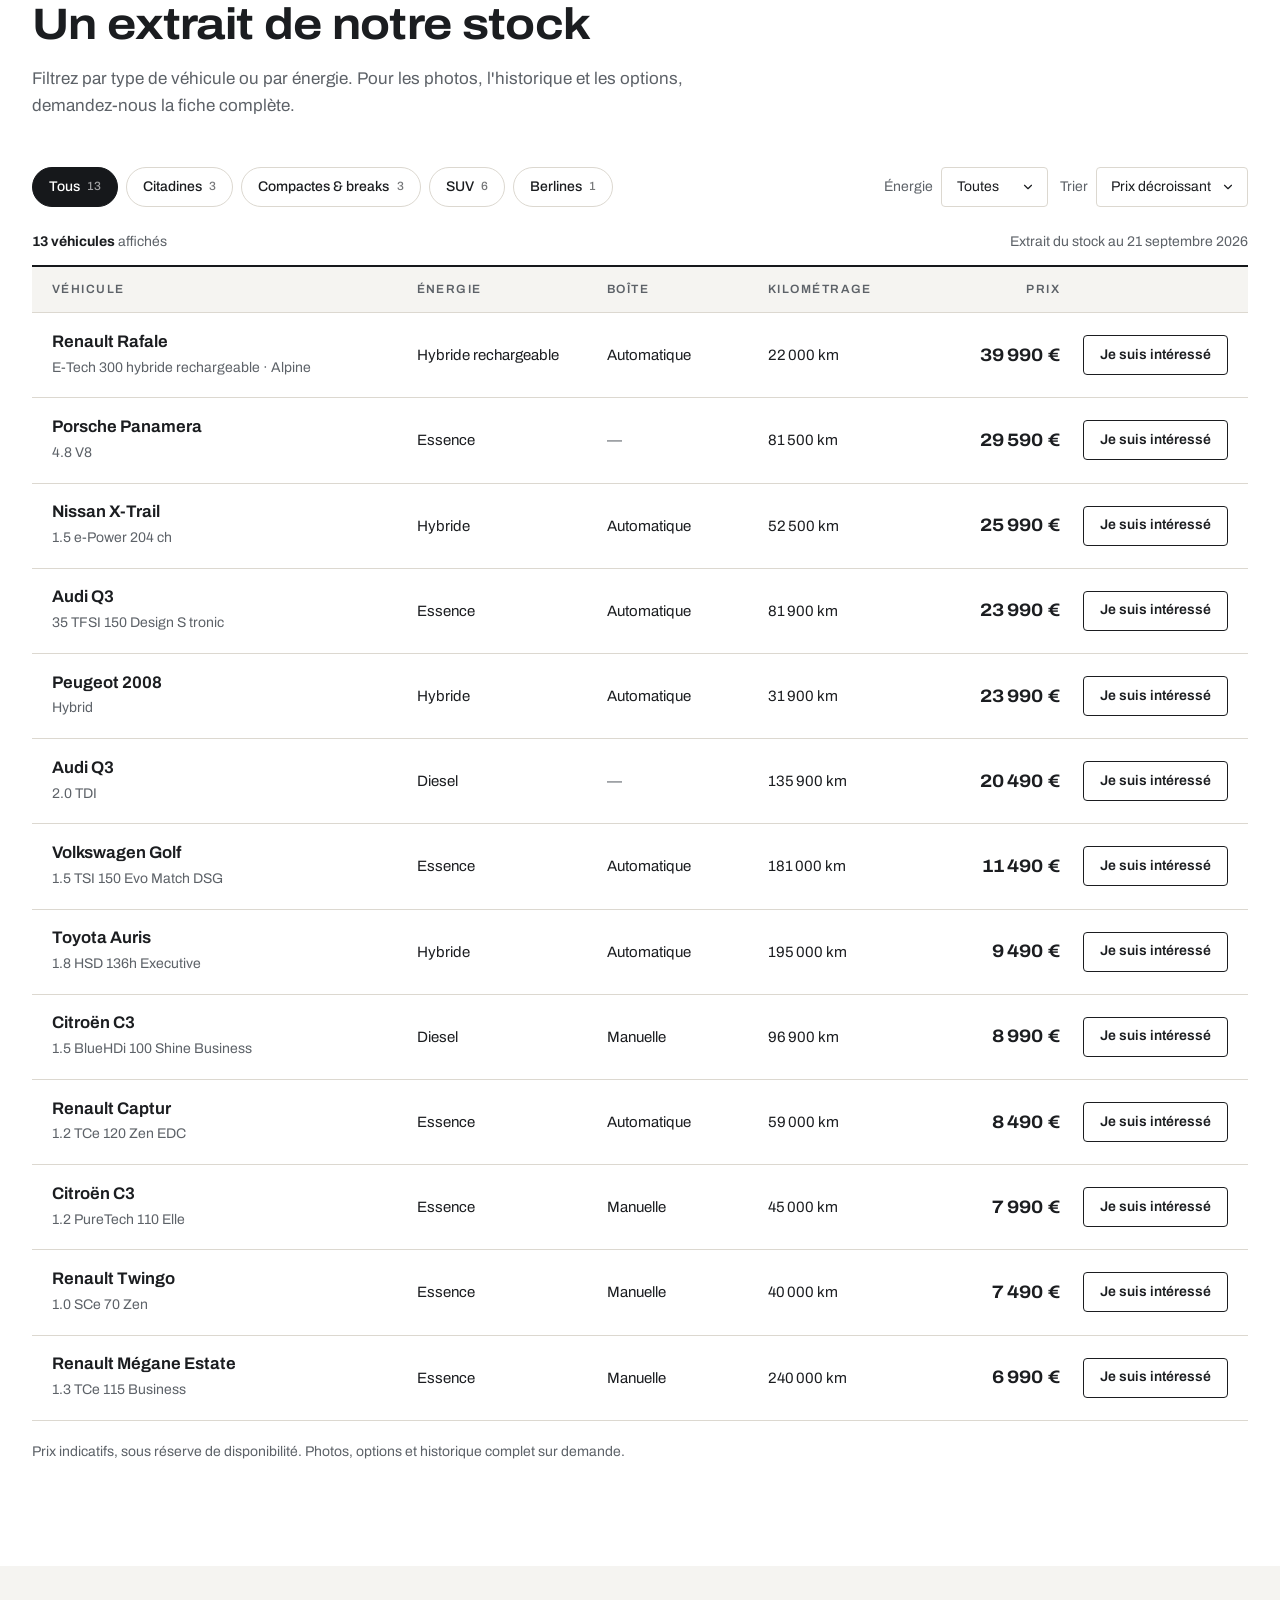
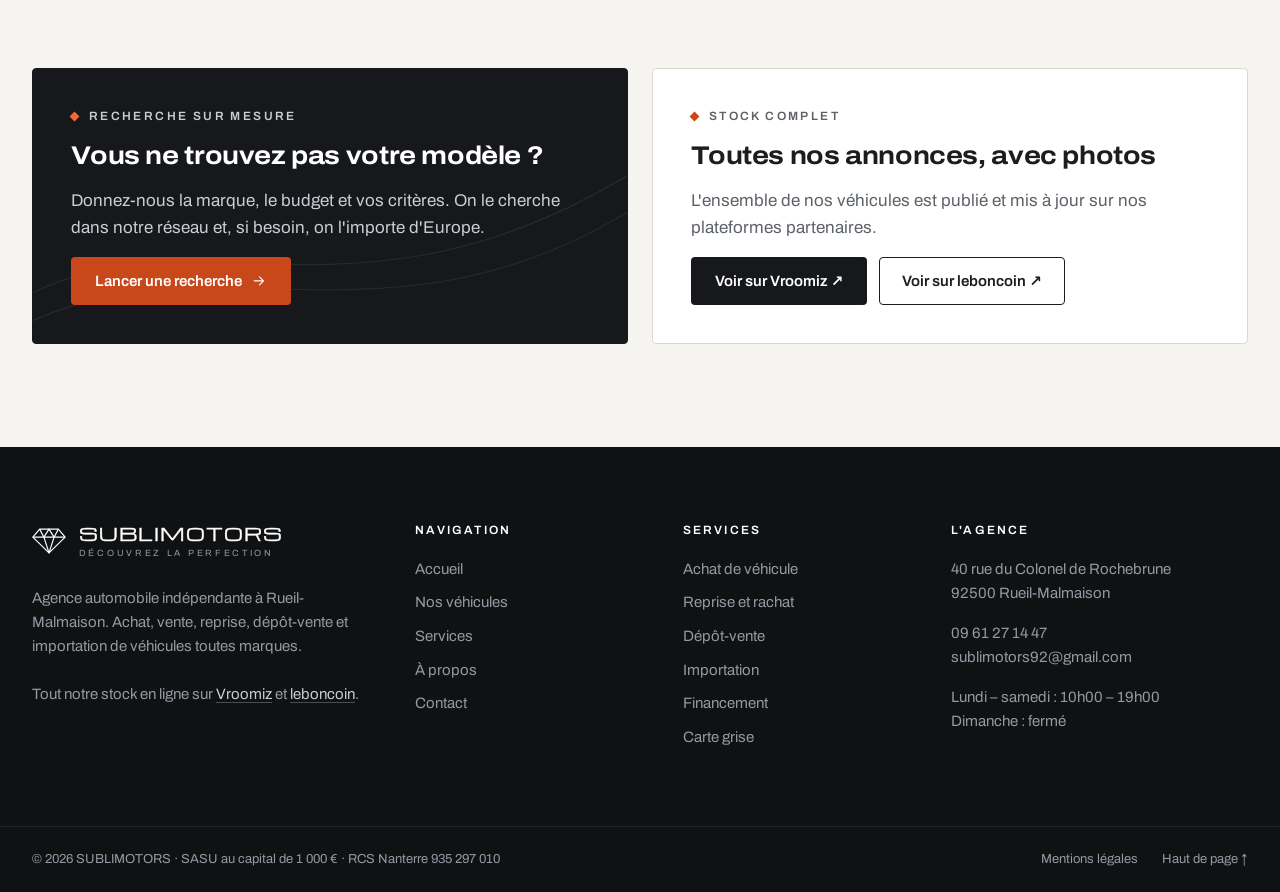
<file: sublimotors/vehicules.html>
<!doctype html>
<html lang="fr">
<head>
<meta charset="utf-8">
<meta name="viewport" content="width=device-width, initial-scale=1">
<title>Nos véhicules d'occasion · SUBLIMOTORS Rueil-Malmaison</title>
<meta name="description" content="Extrait du stock SUBLIMOTORS : véhicules d'occasion toutes marques, citadines, SUV, compactes et berlines. Plus de 100 voitures disponibles à Rueil-Malmaison.">
<meta name="theme-color" content="#16181b">
<meta property="og:type" content="website">
<meta property="og:title" content="SUBLIMOTORS · Découvrez la perfection">
<meta property="og:description" content="Achat, vente, reprise et conseils automobiles à Rueil-Malmaison.">
<meta property="og:image" content="images/facade.jpg">
<link rel="icon" href="data:image/svg+xml,%3Csvg xmlns='http://www.w3.org/2000/svg' viewBox='0 0 64 64'%3E%3Crect width='64' height='64' rx='12' fill='%2316181b'/%3E%3Cg fill='none' stroke='%23fff' stroke-width='2.6' stroke-linejoin='round'%3E%3Cpath d='M20 17h24l9 10.5L32 49 11 27.5Z'/%3E%3Cpath d='M11 27.5h42M20 17l6 10.5L32 17l6 10.5L44 17M26 27.5 32 49l6-21.5'/%3E%3C/g%3E%3C/svg%3E">
<link rel="preconnect" href="https://fonts.googleapis.com">
<link rel="preconnect" href="https://fonts.gstatic.com" crossorigin>
<link rel="stylesheet" href="https://fonts.googleapis.com/css2?family=Archivo:wdth,wght@62..125,100..900&family=Michroma&display=swap">
<link rel="stylesheet" href="css/style.css">
<script src="js/main.js" defer></script>
</head>
<body id="top">

<a class="skip-link" href="#contenu">Aller au contenu</a>

<div class="topbar">
  <div class="container topbar-inner">
    <p class="topbar-item">
      <svg class="icon" viewBox="0 0 24 24" aria-hidden="true"><path d="M20 10c0 6-8 12-8 12s-8-6-8-12a8 8 0 0 1 16 0Z"/><circle cx="12" cy="10" r="3"/></svg>
      40 rue du Colonel de Rochebrune, Rueil-Malmaison
    </p>
    <p class="topbar-item">
      <svg class="icon" viewBox="0 0 24 24" aria-hidden="true"><circle cx="12" cy="12" r="10"/><path d="M12 6v6l4 2"/></svg>
      Du lundi au samedi · 10h00 – 19h00
    </p>
    <a class="topbar-item topbar-mail" href="mailto:sublimotors92@gmail.com">
      <svg class="icon" viewBox="0 0 24 24" aria-hidden="true"><rect x="2" y="4" width="20" height="16" rx="2"/><path d="m22 7-8.97 5.7a1.94 1.94 0 0 1-2.06 0L2 7"/></svg>
      sublimotors92@gmail.com
    </a>
  </div>
</div>

<header class="site-header">
  <div class="container header-inner">
    <a class="brand" href="index.html" aria-label="SUBLIMOTORS, retour à l'accueil">
      <svg class="brand-mark" viewBox="0 0 40 32" aria-hidden="true"><path d="M9 2h22l8 9.5L20 30 1 11.5Z"/><path d="M1 11.5h38M9 2l5 9.5L20 2l6 9.5L31 2M14 11.5 20 30l6-18.5"/></svg>
      <span class="brand-text">
        <span class="brand-name">SUBLIMOTORS</span>
        <span class="brand-tag">Découvrez la perfection</span>
      </span>
    </a>

    <nav class="site-nav" id="site-nav" aria-label="Navigation principale">
      <ul>
        <li><a href="index.html">Accueil</a></li>
        <li><a href="vehicules.html" aria-current="page">Nos véhicules</a></li>
        <li><a href="services.html">Services</a></li>
        <li><a href="a-propos.html">À propos</a></li>
        <li><a href="contact.html">Contact</a></li>
      </ul>
      <div class="nav-extra">
        <a class="btn btn-primary" href="tel:+33961271447">
          <svg class="icon" viewBox="0 0 24 24" aria-hidden="true"><path d="M22 16.92v3a2 2 0 0 1-2.18 2 19.8 19.8 0 0 1-8.63-3.07 19.5 19.5 0 0 1-6-6 19.8 19.8 0 0 1-3.07-8.67A2 2 0 0 1 4.11 2h3a2 2 0 0 1 2 1.72c.13.96.36 1.9.7 2.81a2 2 0 0 1-.45 2.11L8.09 9.91a16 16 0 0 0 6 6l1.27-1.27a2 2 0 0 1 2.11-.45c.9.34 1.85.57 2.81.7A2 2 0 0 1 22 16.92Z"/></svg>
          09 61 27 14 47
        </a>
        <p>40 rue du Colonel de Rochebrune, 92500 Rueil-Malmaison<br>Du lundi au samedi, 10h00 – 19h00</p>
      </div>
    </nav>

    <a class="btn btn-outline-light btn-sm header-phone" href="tel:+33961271447">
      <svg class="icon" viewBox="0 0 24 24" aria-hidden="true"><path d="M22 16.92v3a2 2 0 0 1-2.18 2 19.8 19.8 0 0 1-8.63-3.07 19.5 19.5 0 0 1-6-6 19.8 19.8 0 0 1-3.07-8.67A2 2 0 0 1 4.11 2h3a2 2 0 0 1 2 1.72c.13.96.36 1.9.7 2.81a2 2 0 0 1-.45 2.11L8.09 9.91a16 16 0 0 0 6 6l1.27-1.27a2 2 0 0 1 2.11-.45c.9.34 1.85.57 2.81.7A2 2 0 0 1 22 16.92Z"/></svg>
      09 61 27 14 47
    </a>

    <button class="nav-toggle" type="button" aria-expanded="false" aria-controls="site-nav">
      <span class="nav-toggle-bar" aria-hidden="true"></span>
      <span class="sr-only">Ouvrir le menu</span>
    </button>
  </div>
</header>

<main id="contenu">

  <section class="page-hero dark" aria-labelledby="page-title">
    <svg class="swoosh" viewBox="0 0 1440 400" preserveAspectRatio="none" aria-hidden="true"><path d="M-20 330C340 160 780 380 1460 120"/><path d="M-20 370C380 210 820 420 1460 170"/></svg>
    <div class="container">
      <nav class="breadcrumb" aria-label="Fil d'Ariane">
        <ol><li><a href="index.html">Accueil</a></li><li aria-current="page">Nos véhicules</li></ol>
      </nav>
      <h1 id="page-title">Nos véhicules</h1>
      <p class="lede">Plus de 100 voitures d'occasion toutes marques, de la citadine à la sportive. Le stock bouge chaque semaine : voici un extrait, et tout le reste est en ligne.</p>
    </div>
  </section>

  <section class="section" aria-labelledby="coeur-title">
    <div class="container">
      <div class="section-head">
        <p class="eyebrow">Coups de cœur</p>
        <h2 id="coeur-title">En vitrine cette semaine</h2>
      </div>

      <div class="cards-2">
        <article class="car-card">
          <div class="car-card-media">
            <img src="images/porsche-911-targa-gts.jpg" width="820" height="729" alt="Porsche 911 Targa 4 GTS grise garée devant l'agence SUBLIMOTORS">
          </div>
          <div class="car-card-body">
            <span class="kicker">Sportive · 4 roues motrices</span>
            <h3>Porsche 911 Targa 4 GTS</h3>
            <p class="car-card-meta">Gris, jantes noires, étriers rouges. Le toit Targa, pour rouler à ciel ouvert toute l'année.</p>
            <div class="car-card-foot">
              <span class="price">Prix sur demande</span>
              <a class="link-arrow stretched" href="contact.html?sujet=achat&amp;vehicule=Porsche%20911%20Targa%204%20GTS#formulaire">
                Je suis intéressé
                <svg class="icon" viewBox="0 0 24 24" aria-hidden="true"><path d="M5 12h14M13 6l6 6-6 6"/></svg>
              </a>
            </div>
          </div>
        </article>

        <article class="car-card">
          <div class="car-card-media">
            <img src="images/audi-q3-sportback.jpg" width="781" height="707" alt="Audi Q3 Sportback grise garée devant la vitrine SUBLIMOTORS">
          </div>
          <div class="car-card-body">
            <span class="kicker">SUV coupé</span>
            <h3>Audi Q3 Sportback</h3>
            <p class="car-card-meta">Gris, rétroviseurs noirs, finition sport. La ligne d'un coupé, la place d'un SUV.</p>
            <div class="car-card-foot">
              <span class="price">Prix sur demande</span>
              <a class="link-arrow stretched" href="contact.html?sujet=achat&amp;vehicule=Audi%20Q3%20Sportback#formulaire">
                Je suis intéressé
                <svg class="icon" viewBox="0 0 24 24" aria-hidden="true"><path d="M5 12h14M13 6l6 6-6 6"/></svg>
              </a>
            </div>
          </div>
        </article>
      </div>
    </div>
  </section>

  <section class="section section-white" aria-labelledby="stock-title">
    <div class="container">
      <div class="section-head">
        <p class="eyebrow">Arrivages récents</p>
        <h2 id="stock-title">Un extrait de notre stock</h2>
        <p>Filtrez par type de véhicule ou par énergie. Pour les photos, l'historique et les options, demandez-nous la fiche complète.</p>
      </div>

      <div class="stock-toolbar">
        <div class="chips" role="group" aria-label="Type de véhicule">
          <button class="chip" type="button" data-type-filter="tous" aria-pressed="true">Tous <span class="chip-count"></span></button>
          <button class="chip" type="button" data-type-filter="citadine" aria-pressed="false">Citadines <span class="chip-count"></span></button>
          <button class="chip" type="button" data-type-filter="compacte" aria-pressed="false">Compactes &amp; breaks <span class="chip-count"></span></button>
          <button class="chip" type="button" data-type-filter="suv" aria-pressed="false">SUV <span class="chip-count"></span></button>
          <button class="chip" type="button" data-type-filter="berline" aria-pressed="false">Berlines <span class="chip-count"></span></button>
        </div>
        <div class="stock-selects">
          <label>Énergie
            <select class="select" id="filtre-energie">
              <option value="toutes">Toutes</option>
              <option value="essence">Essence</option>
              <option value="diesel">Diesel</option>
              <option value="hybride">Hybride</option>
            </select>
          </label>
          <label>Trier
            <select class="select" id="tri">
              <option value="price-desc">Prix décroissant</option>
              <option value="price-asc">Prix croissant</option>
              <option value="km-asc">Kilométrage</option>
            </select>
          </label>
        </div>
      </div>

      <div class="stock-meta">
        <span><strong data-stock-count>13 véhicules</strong> affichés</span>
        <span>Extrait du stock au 21 septembre 2026</span>
      </div>

      <div class="stock-table">
        <div class="stock-cols" aria-hidden="true">
          <span>Véhicule</span><span>Énergie</span><span>Boîte</span><span>Kilométrage</span><span>Prix</span><span></span>
        </div>

        <ul data-stock>
          <li class="car-row" data-type="suv" data-fuel="hybride" data-price="39990" data-km="22000">
            <div class="car-name"><strong>Renault Rafale</strong><span>E-Tech 300 hybride rechargeable · Alpine</span></div>
            <div class="car-specs"><span>Hybride rechargeable</span><span>Automatique</span><span>22&#8239;000&nbsp;km</span></div>
            <span class="car-price price">39&#8239;990&nbsp;€</span>
            <a class="btn btn-outline btn-sm car-cta" href="contact.html?sujet=achat&amp;vehicule=Renault%20Rafale%20E-Tech%20300%20Alpine#formulaire">Je suis intéressé<span class="sr-only"> par la Renault Rafale</span></a>
          </li>
          <li class="car-row" data-type="berline" data-fuel="essence" data-price="29590" data-km="81500">
            <div class="car-name"><strong>Porsche Panamera</strong><span>4.8 V8</span></div>
            <div class="car-specs"><span>Essence</span><span class="muted">—</span><span>81&#8239;500&nbsp;km</span></div>
            <span class="car-price price">29&#8239;590&nbsp;€</span>
            <a class="btn btn-outline btn-sm car-cta" href="contact.html?sujet=achat&amp;vehicule=Porsche%20Panamera%204.8#formulaire">Je suis intéressé<span class="sr-only"> par la Porsche Panamera</span></a>
          </li>
          <li class="car-row" data-type="suv" data-fuel="hybride" data-price="25990" data-km="52500">
            <div class="car-name"><strong>Nissan X-Trail</strong><span>1.5 e-Power 204 ch</span></div>
            <div class="car-specs"><span>Hybride</span><span>Automatique</span><span>52&#8239;500&nbsp;km</span></div>
            <span class="car-price price">25&#8239;990&nbsp;€</span>
            <a class="btn btn-outline btn-sm car-cta" href="contact.html?sujet=achat&amp;vehicule=Nissan%20X-Trail%20e-Power#formulaire">Je suis intéressé<span class="sr-only"> par le Nissan X-Trail</span></a>
          </li>
          <li class="car-row" data-type="suv" data-fuel="essence" data-price="23990" data-km="81900">
            <div class="car-name"><strong>Audi Q3</strong><span>35 TFSI 150 Design S tronic</span></div>
            <div class="car-specs"><span>Essence</span><span>Automatique</span><span>81&#8239;900&nbsp;km</span></div>
            <span class="car-price price">23&#8239;990&nbsp;€</span>
            <a class="btn btn-outline btn-sm car-cta" href="contact.html?sujet=achat&amp;vehicule=Audi%20Q3%2035%20TFSI#formulaire">Je suis intéressé<span class="sr-only"> par l'Audi Q3 35 TFSI</span></a>
          </li>
          <li class="car-row" data-type="suv" data-fuel="hybride" data-price="23990" data-km="31900">
            <div class="car-name"><strong>Peugeot 2008</strong><span>Hybrid</span></div>
            <div class="car-specs"><span>Hybride</span><span>Automatique</span><span>31&#8239;900&nbsp;km</span></div>
            <span class="car-price price">23&#8239;990&nbsp;€</span>
            <a class="btn btn-outline btn-sm car-cta" href="contact.html?sujet=achat&amp;vehicule=Peugeot%202008%20Hybrid#formulaire">Je suis intéressé<span class="sr-only"> par la Peugeot 2008</span></a>
          </li>
          <li class="car-row" data-type="suv" data-fuel="diesel" data-price="20490" data-km="135900">
            <div class="car-name"><strong>Audi Q3</strong><span>2.0 TDI</span></div>
            <div class="car-specs"><span>Diesel</span><span class="muted">—</span><span>135&#8239;900&nbsp;km</span></div>
            <span class="car-price price">20&#8239;490&nbsp;€</span>
            <a class="btn btn-outline btn-sm car-cta" href="contact.html?sujet=achat&amp;vehicule=Audi%20Q3%202.0%20TDI#formulaire">Je suis intéressé<span class="sr-only"> par l'Audi Q3 2.0 TDI</span></a>
          </li>
          <li class="car-row" data-type="compacte" data-fuel="essence" data-price="11490" data-km="181000">
            <div class="car-name"><strong>Volkswagen Golf</strong><span>1.5 TSI 150 Evo Match DSG</span></div>
            <div class="car-specs"><span>Essence</span><span>Automatique</span><span>181&#8239;000&nbsp;km</span></div>
            <span class="car-price price">11&#8239;490&nbsp;€</span>
            <a class="btn btn-outline btn-sm car-cta" href="contact.html?sujet=achat&amp;vehicule=Volkswagen%20Golf%201.5%20TSI#formulaire">Je suis intéressé<span class="sr-only"> par la Volkswagen Golf</span></a>
          </li>
          <li class="car-row" data-type="compacte" data-fuel="hybride" data-price="9490" data-km="195000">
            <div class="car-name"><strong>Toyota Auris</strong><span>1.8 HSD 136h Executive</span></div>
            <div class="car-specs"><span>Hybride</span><span>Automatique</span><span>195&#8239;000&nbsp;km</span></div>
            <span class="car-price price">9&#8239;490&nbsp;€</span>
            <a class="btn btn-outline btn-sm car-cta" href="contact.html?sujet=achat&amp;vehicule=Toyota%20Auris%20Hybride#formulaire">Je suis intéressé<span class="sr-only"> par la Toyota Auris</span></a>
          </li>
          <li class="car-row" data-type="citadine" data-fuel="diesel" data-price="8990" data-km="96900">
            <div class="car-name"><strong>Citroën C3</strong><span>1.5 BlueHDi 100 Shine Business</span></div>
            <div class="car-specs"><span>Diesel</span><span>Manuelle</span><span>96&#8239;900&nbsp;km</span></div>
            <span class="car-price price">8&#8239;990&nbsp;€</span>
            <a class="btn btn-outline btn-sm car-cta" href="contact.html?sujet=achat&amp;vehicule=Citro%C3%ABn%20C3%20BlueHDi%20100#formulaire">Je suis intéressé<span class="sr-only"> par la Citroën C3 BlueHDi</span></a>
          </li>
          <li class="car-row" data-type="suv" data-fuel="essence" data-price="8490" data-km="59000">
            <div class="car-name"><strong>Renault Captur</strong><span>1.2 TCe 120 Zen EDC</span></div>
            <div class="car-specs"><span>Essence</span><span>Automatique</span><span>59&#8239;000&nbsp;km</span></div>
            <span class="car-price price">8&#8239;490&nbsp;€</span>
            <a class="btn btn-outline btn-sm car-cta" href="contact.html?sujet=achat&amp;vehicule=Renault%20Captur%20TCe%20120#formulaire">Je suis intéressé<span class="sr-only"> par le Renault Captur</span></a>
          </li>
          <li class="car-row" data-type="citadine" data-fuel="essence" data-price="7990" data-km="45000">
            <div class="car-name"><strong>Citroën C3</strong><span>1.2 PureTech 110 Elle</span></div>
            <div class="car-specs"><span>Essence</span><span>Manuelle</span><span>45&#8239;000&nbsp;km</span></div>
            <span class="car-price price">7&#8239;990&nbsp;€</span>
            <a class="btn btn-outline btn-sm car-cta" href="contact.html?sujet=achat&amp;vehicule=Citro%C3%ABn%20C3%20PureTech%20110#formulaire">Je suis intéressé<span class="sr-only"> par la Citroën C3 PureTech</span></a>
          </li>
          <li class="car-row" data-type="citadine" data-fuel="essence" data-price="7490" data-km="40000">
            <div class="car-name"><strong>Renault Twingo</strong><span>1.0 SCe 70 Zen</span></div>
            <div class="car-specs"><span>Essence</span><span>Manuelle</span><span>40&#8239;000&nbsp;km</span></div>
            <span class="car-price price">7&#8239;490&nbsp;€</span>
            <a class="btn btn-outline btn-sm car-cta" href="contact.html?sujet=achat&amp;vehicule=Renault%20Twingo%20SCe%2070#formulaire">Je suis intéressé<span class="sr-only"> par la Renault Twingo</span></a>
          </li>
          <li class="car-row" data-type="compacte" data-fuel="essence" data-price="6990" data-km="240000">
            <div class="car-name"><strong>Renault Mégane Estate</strong><span>1.3 TCe 115 Business</span></div>
            <div class="car-specs"><span>Essence</span><span>Manuelle</span><span>240&#8239;000&nbsp;km</span></div>
            <span class="car-price price">6&#8239;990&nbsp;€</span>
            <a class="btn btn-outline btn-sm car-cta" href="contact.html?sujet=achat&amp;vehicule=Renault%20M%C3%A9gane%20Estate#formulaire">Je suis intéressé<span class="sr-only"> par la Renault Mégane Estate</span></a>
          </li>
        </ul>

        <p class="stock-empty" data-stock-empty hidden>Aucun véhicule ne correspond à ces critères dans cet extrait. <a href="contact.html?sujet=recherche#formulaire">Dites-nous ce que vous cherchez</a>, on s'en occupe.</p>
      </div>

      <p class="stock-note">Prix indicatifs, sous réserve de disponibilité. Photos, options et historique complet sur demande.</p>
    </div>
  </section>

  <section class="section" aria-label="Recherche et stock complet">
    <div class="container help-grid">
      <div class="help-card dark">
        <svg class="swoosh" viewBox="0 0 600 300" preserveAspectRatio="none" aria-hidden="true"><path d="M-10 250C160 150 330 300 610 110"/><path d="M-10 280C180 180 360 320 610 150"/></svg>
        <p class="eyebrow">Recherche sur mesure</p>
        <h2>Vous ne trouvez pas votre modèle ?</h2>
        <p>Donnez-nous la marque, le budget et vos critères. On le cherche dans notre réseau et, si besoin, on l'importe d'Europe.</p>
        <a class="btn btn-primary" href="contact.html?sujet=recherche#formulaire">
          Lancer une recherche
          <svg class="icon icon-arrow" viewBox="0 0 24 24" aria-hidden="true"><path d="M5 12h14M13 6l6 6-6 6"/></svg>
        </a>
      </div>

      <div class="help-card">
        <p class="eyebrow">Stock complet</p>
        <h2>Toutes nos annonces, avec photos</h2>
        <p>L'ensemble de nos véhicules est publié et mis à jour sur nos plateformes partenaires.</p>
        <div class="help-links">
          <a class="btn btn-dark" href="https://vroomiz.fr/boutique/sublimotors" target="_blank" rel="noopener">Voir sur Vroomiz ↗</a>
          <a class="btn btn-outline" href="https://www.leboncoin.fr/boutique/6817902/partenaire_vroomiz_sublimotors.htm" target="_blank" rel="noopener">Voir sur leboncoin ↗</a>
        </div>
      </div>
    </div>
  </section>

</main>

<footer class="site-footer">
  <div class="container footer-grid">
    <div class="footer-brand">
      <a class="brand" href="index.html" aria-label="SUBLIMOTORS, accueil">
        <svg class="brand-mark" viewBox="0 0 40 32" aria-hidden="true"><path d="M9 2h22l8 9.5L20 30 1 11.5Z"/><path d="M1 11.5h38M9 2l5 9.5L20 2l6 9.5L31 2M14 11.5 20 30l6-18.5"/></svg>
        <span class="brand-text">
          <span class="brand-name">SUBLIMOTORS</span>
          <span class="brand-tag">Découvrez la perfection</span>
        </span>
      </a>
      <p>Agence automobile indépendante à Rueil-Malmaison. Achat, vente, reprise, dépôt-vente et importation de véhicules toutes marques.</p>
      <p class="footer-ext">Tout notre stock en ligne sur <a href="https://vroomiz.fr/boutique/sublimotors" target="_blank" rel="noopener">Vroomiz</a> et <a href="https://www.leboncoin.fr/boutique/6817902/partenaire_vroomiz_sublimotors.htm" target="_blank" rel="noopener">leboncoin</a>.</p>
    </div>

    <nav aria-label="Pied de page">
      <h2 class="footer-title">Navigation</h2>
      <ul class="footer-list">
        <li><a href="index.html">Accueil</a></li>
        <li><a href="vehicules.html">Nos véhicules</a></li>
        <li><a href="services.html">Services</a></li>
        <li><a href="a-propos.html">À propos</a></li>
        <li><a href="contact.html">Contact</a></li>
      </ul>
    </nav>

    <div>
      <h2 class="footer-title">Services</h2>
      <ul class="footer-list">
        <li><a href="services.html#achat">Achat de véhicule</a></li>
        <li><a href="services.html#reprise">Reprise et rachat</a></li>
        <li><a href="services.html#depot-vente">Dépôt-vente</a></li>
        <li><a href="services.html#import">Importation</a></li>
        <li><a href="services.html#financement">Financement</a></li>
        <li><a href="services.html#demarches">Carte grise</a></li>
      </ul>
    </div>

    <div class="footer-contact">
      <h2 class="footer-title">L'agence</h2>
      <address>40 rue du Colonel de Rochebrune<br>92500 Rueil-Malmaison</address>
      <p><a href="tel:+33961271447">09 61 27 14 47</a><br><a href="mailto:sublimotors92@gmail.com">sublimotors92@gmail.com</a></p>
      <p>Lundi – samedi : 10h00 – 19h00<br>Dimanche : fermé</p>
    </div>
  </div>

  <div class="footer-bottom">
    <div class="container footer-bottom-inner">
      <p>© <span data-year>2026</span> SUBLIMOTORS · SASU au capital de 1 000 € · RCS Nanterre 935 297 010</p>
      <div class="footer-bottom-links">
        <a href="mentions-legales.html">Mentions légales</a>
        <a href="#top">Haut de page ↑</a>
      </div>
    </div>
  </div>
</footer>

</body>
</html>
</file>
<file: sublimotors/css/style.css>
/* =========================================================
   SUBLIMOTORS — feuille de style commune
   Couleurs relevées sur la façade (anthracite, blanc, argent)
   et dans l'agence (murs blancs, affiche orange).
   ========================================================= */

:root {
  --ink: #16181b;            /* cadre de la vitrine */
  --ink-2: #1e2125;
  --ink-3: #2a2e33;
  --ink-line: rgba(255, 255, 255, .1);
  --silver: #c9ced4;         /* lettrage de l'enseigne */
  --silver-muted: #939aa3;
  --white: #fff;
  --paper: #f5f4f1;          /* murs de l'agence */
  --paper-2: #ebe8e2;
  --text: #1b1d20;
  --text-muted: #5d6268;
  --line: #dcd8d0;
  --accent: #c8481b;         /* affiche orange du bureau */
  --accent-hover: #ab3b13;
  --accent-bright: #f06a38;

  --font: "Archivo", system-ui, -apple-system, "Segoe UI", Roboto, sans-serif;
  --font-logo: "Michroma", "Archivo", sans-serif;

  --wrap: 76rem;
  --gutter: clamp(1rem, 4vw, 2rem);
  --section: clamp(4rem, 8vw, 6.5rem);
  --radius: 4px;
  --header-h: 76px;
  --shadow: 0 1px 2px rgba(16, 18, 20, .06), 0 16px 36px -16px rgba(16, 18, 20, .22);
  color-scheme: light;
}

/* ---------- Base ---------- */

*, *::before, *::after { box-sizing: border-box; }

html {
  -webkit-text-size-adjust: 100%;
  scroll-padding-top: calc(var(--header-h) + 1rem);
}

@media (prefers-reduced-motion: no-preference) {
  html { scroll-behavior: smooth; }
}

body {
  margin: 0;
  background: var(--paper);
  color: var(--text);
  font-family: var(--font);
  font-size: 1.0625rem;
  line-height: 1.6;
  -webkit-font-smoothing: antialiased;
  text-rendering: optimizeLegibility;
}

body.nav-open { overflow: hidden; }

img { display: block; max-width: 100%; height: auto; }
a { color: inherit; }
address { font-style: normal; }
ul, ol { margin: 0; padding: 0; list-style: none; }
p { margin: 0 0 1em; }
p:last-child { margin-bottom: 0; }

h1, h2, h3, h4 {
  margin: 0;
  font-weight: 700;
  font-stretch: 112%;
  line-height: 1.1;
  letter-spacing: -.015em;
  text-wrap: balance;
}

:focus-visible {
  outline: 2px solid var(--accent-bright);
  outline-offset: 3px;
}

.container {
  width: 100%;
  max-width: calc(var(--wrap) + var(--gutter) * 2);
  margin-inline: auto;
  padding-inline: var(--gutter);
}

.sr-only {
  position: absolute;
  width: 1px; height: 1px;
  margin: -1px; padding: 0;
  overflow: hidden;
  clip: rect(0 0 0 0);
  white-space: nowrap;
  border: 0;
}

.skip-link {
  position: absolute;
  top: -100px; left: 1rem;
  z-index: 100;
  padding: .6rem 1rem;
  background: var(--white);
  color: var(--ink);
  font-weight: 600;
  border-radius: var(--radius);
}
.skip-link:focus { top: 1rem; }

.icon {
  width: 1.1em;
  height: 1.1em;
  flex: none;
  fill: none;
  stroke: currentColor;
  stroke-width: 1.75;
  stroke-linecap: round;
  stroke-linejoin: round;
}

/* ---------- Boutons & liens ---------- */

.btn {
  display: inline-flex;
  align-items: center;
  justify-content: center;
  gap: .6rem;
  min-height: 48px;
  padding: .75rem 1.4rem;
  border: 1px solid transparent;
  border-radius: var(--radius);
  font: inherit;
  font-size: .9375rem;
  font-weight: 600;
  line-height: 1.2;
  text-decoration: none;
  cursor: pointer;
  transition: background-color .15s, border-color .15s, color .15s;
}
.btn .icon { width: 1.05em; height: 1.05em; }
.btn .icon-arrow { transition: transform .15s; }
.btn:hover .icon-arrow { transform: translateX(3px); }

.btn-primary { background: var(--accent); color: var(--white); }
.btn-primary:hover { background: var(--accent-hover); }

.btn-light { background: var(--white); color: var(--ink); }
.btn-light:hover { background: var(--silver); }

.btn-outline-light { border-color: rgba(255, 255, 255, .32); color: var(--white); }
.btn-outline-light:hover { border-color: var(--white); background: rgba(255, 255, 255, .06); }

.btn-dark { background: var(--ink); color: var(--white); }
.btn-dark:hover { background: var(--ink-3); }

.btn-outline { border-color: var(--text); color: var(--text); background: transparent; }
.btn-outline:hover { background: var(--text); color: var(--white); }

.btn-sm { min-height: 40px; padding: .5rem 1rem; font-size: .875rem; }

.link-arrow {
  display: inline-flex;
  align-items: center;
  gap: .45rem;
  font-weight: 600;
  font-size: .9375rem;
  text-decoration: none;
  color: var(--text);
}
.link-arrow .icon { transition: transform .15s; }
.link-arrow:hover .icon { transform: translateX(3px); }
.link-arrow:hover { color: var(--accent); }

/* Petit losange devant les surtitres, clin d'œil aux diamants de l'enseigne */
.eyebrow {
  display: inline-flex;
  align-items: center;
  gap: .65rem;
  margin: 0 0 1rem;
  font-size: .75rem;
  font-weight: 600;
  letter-spacing: .2em;
  text-transform: uppercase;
  color: var(--text-muted);
}
.eyebrow::before {
  content: "";
  width: 7px;
  height: 7px;
  background: var(--accent);
  transform: rotate(45deg);
}
.dark .eyebrow { color: var(--silver-muted); }
.dark .eyebrow::before { background: var(--accent-bright); }

/* ---------- Bandeau d'infos ---------- */

.topbar {
  background: #0e1012;
  color: var(--silver-muted);
  font-size: .8125rem;
}
.topbar-inner {
  display: flex;
  align-items: center;
  gap: 2rem;
  min-height: 38px;
}
.topbar-item {
  display: inline-flex;
  align-items: center;
  gap: .5rem;
  margin: 0;
  text-decoration: none;
}
.topbar-mail { margin-left: auto; }
.topbar-mail:hover { color: var(--white); }

/* ---------- En-tête ---------- */

.site-header {
  position: sticky;
  top: 0;
  z-index: 50;
  background: var(--ink);
  color: var(--white);
  border-bottom: 1px solid var(--ink-line);
}

.header-inner {
  display: flex;
  align-items: center;
  gap: 1.5rem;
  height: var(--header-h);
}

.brand {
  display: inline-flex;
  align-items: center;
  gap: .8rem;
  color: var(--white);
  text-decoration: none;
}
.brand-mark {
  width: 34px;
  height: 28px;
  flex: none;
  fill: none;
  stroke: currentColor;
  stroke-width: 1.4;
  stroke-linejoin: round;
}
.brand-text {
  display: flex;
  flex-direction: column;
  line-height: 1;
}
.brand-name {
  font-family: var(--font-logo);
  font-size: 1.125rem;
  letter-spacing: .05em;
  -webkit-text-stroke: .4px currentColor; /* un peu plus gras, comme l'enseigne */
}
.brand-tag {
  margin-top: .45rem;
  font-size: .5625rem;
  letter-spacing: .3em;
  text-transform: uppercase;
  color: var(--silver-muted);
}

.site-nav { margin-left: auto; }
.site-nav ul { display: flex; gap: .15rem; }
.site-nav a {
  position: relative;
  display: block;
  padding: .5rem .8rem;
  color: var(--silver);
  font-size: .9375rem;
  font-weight: 500;
  text-decoration: none;
  transition: color .15s;
}
.site-nav a:hover,
.site-nav a[aria-current="page"] { color: var(--white); }
.site-nav a[aria-current="page"]::after {
  content: "";
  position: absolute;
  left: .8rem;
  right: .8rem;
  bottom: .05rem;
  height: 2px;
  background: var(--accent-bright);
}
.nav-extra { display: none; }

.nav-toggle {
  display: none;
  align-items: center;
  justify-content: center;
  width: 44px;
  height: 44px;
  margin-right: -10px;
  padding: 0;
  border: 0;
  background: none;
  color: var(--white);
  cursor: pointer;
}
.nav-toggle-bar,
.nav-toggle-bar::before,
.nav-toggle-bar::after {
  display: block;
  width: 22px;
  height: 2px;
  background: currentColor;
  transition: transform .2s, opacity .2s;
}
.nav-toggle-bar { position: relative; }
.nav-toggle-bar::before,
.nav-toggle-bar::after { content: ""; position: absolute; left: 0; }
.nav-toggle-bar::before { top: -7px; }
.nav-toggle-bar::after { top: 7px; }
.nav-open .nav-toggle-bar { background: transparent; }
.nav-open .nav-toggle-bar::before { transform: translateY(7px) rotate(45deg); background: var(--white); }
.nav-open .nav-toggle-bar::after { transform: translateY(-7px) rotate(-45deg); background: var(--white); }

/* ---------- Sections sombres & lignes de l'enseigne ---------- */

.dark {
  position: relative;
  isolation: isolate;
  overflow: hidden;
  background: var(--ink);
  color: var(--white);
}
.swoosh {
  position: absolute;
  inset: 0;
  z-index: -1;
  width: 100%;
  height: 100%;
  pointer-events: none;
  fill: none;
  stroke: rgba(255, 255, 255, .075);
  stroke-width: 1.2;
}
.swoosh path { vector-effect: non-scaling-stroke; }

/* ---------- Hero (accueil) ---------- */

.hero { padding-top: clamp(3rem, 7vw, 5.5rem); }

.hero-grid {
  display: grid;
  grid-template-columns: minmax(0, 1.05fr) minmax(0, .95fr);
  gap: clamp(2.5rem, 5vw, 4.5rem);
  align-items: center;
}
.hero h1 {
  margin-bottom: 1.5rem;
  font-size: clamp(2.25rem, 1.3rem + 2.9vw, 3.6rem);
  font-stretch: 110%;
  line-height: 1.04;
  letter-spacing: -.025em;
}
.hero h1 span { display: block; color: var(--silver-muted); }
.hero-lede {
  max-width: 34rem;
  margin-bottom: 2rem;
  color: var(--silver);
  font-size: clamp(1.05rem, 1rem + .3vw, 1.2rem);
}
.hero-actions { display: flex; flex-wrap: wrap; gap: .75rem; }
.hero-rating {
  display: flex;
  flex-wrap: wrap;
  align-items: center;
  gap: .35rem .7rem;
  margin: 1.75rem 0 0;
  color: var(--silver-muted);
  font-size: .875rem;
}
.hero-rating strong { color: var(--white); }

.stars { color: var(--accent-bright); letter-spacing: .12em; }
.stars .off { opacity: .3; }

.hero-media { position: relative; margin: 0; }
.hero-media::before {
  content: "";
  position: absolute;
  inset: -14px -14px 14px 14px;
  border: 1px solid rgba(255, 255, 255, .14);
  border-radius: var(--radius);
}
.hero-media img {
  position: relative;
  width: 100%;
  aspect-ratio: 4 / 3.1;
  object-fit: cover;
  object-position: center 35%;
  border-radius: var(--radius);
  box-shadow: 0 30px 60px -24px rgba(0, 0, 0, .7);
}

.status {
  display: inline-flex;
  align-items: center;
  gap: .55rem;
  font-size: .8125rem;
}
.status-dot {
  width: 8px;
  height: 8px;
  flex: none;
  border-radius: 50%;
  background: var(--silver-muted);
}
.status.is-open .status-dot { background: #3ecf7a; box-shadow: 0 0 0 3px rgba(62, 207, 122, .22); }
.status.is-closed .status-dot { background: #e2664a; }

.hero-media .status {
  position: absolute;
  left: 1rem;
  bottom: 1rem;
  padding: .45rem .85rem;
  background: rgba(14, 16, 18, .84);
  color: var(--white);
  border-radius: 999px;
  backdrop-filter: blur(6px);
}

/* Les quatre mots de la vitrine : Achat / Vente / Reprises / Conseils */
.vitrine {
  display: grid;
  grid-template-columns: repeat(4, minmax(0, 1fr));
  margin-top: clamp(3.5rem, 7vw, 5.5rem);
  border-top: 1px solid var(--ink-line);
}
.vitrine-item {
  display: flex;
  flex-direction: column;
  padding: 2rem 1.75rem 2.5rem;
  border-left: 1px solid var(--ink-line);
  text-decoration: none;
  transition: background-color .2s;
}
.vitrine-item:first-child { border-left: 0; }
.vitrine-item:hover { background: rgba(255, 255, 255, .035); }
.vitrine-item .icon { width: 26px; height: 26px; margin-bottom: 1.25rem; color: var(--silver-muted); stroke-width: 1.5; }
.vitrine-item h3 {
  margin-bottom: .7rem;
  font-size: 1.0625rem;
  font-weight: 600;
  font-stretch: 125%;
  letter-spacing: .14em;
  text-transform: uppercase;
}
.vitrine-item p { color: var(--silver-muted); font-size: .9375rem; }
.vitrine-more {
  display: inline-flex;
  align-items: center;
  gap: .4rem;
  margin-top: auto;
  padding-top: 1.25rem;
  font-size: .875rem;
  font-weight: 600;
}
.vitrine-more .icon { width: 1em; height: 1em; margin: 0; color: currentColor; transition: transform .15s; }
.vitrine-item:hover .vitrine-more .icon { transform: translateX(3px); }

/* ---------- En-tête des pages intérieures ---------- */

.page-hero { padding-block: clamp(3rem, 7vw, 5rem); }
.breadcrumb ol {
  display: flex;
  flex-wrap: wrap;
  gap: .5rem;
  margin-bottom: 1.5rem;
  color: var(--silver-muted);
  font-size: .8125rem;
}
.breadcrumb li + li::before { content: "/"; margin-right: .5rem; opacity: .5; }
.breadcrumb a { text-decoration: none; }
.breadcrumb a:hover { color: var(--white); }
.page-hero h1 {
  font-size: clamp(2.4rem, 1.5rem + 3.2vw, 3.75rem);
  font-stretch: 115%;
  letter-spacing: -.025em;
}
.page-hero .lede {
  max-width: 42rem;
  margin-top: 1.25rem;
  color: var(--silver);
  font-size: clamp(1.05rem, 1rem + .3vw, 1.2rem);
}

/* ---------- Sections ---------- */

.section { padding-block: var(--section); }
.section-white { background: var(--white); }
.section-tint { background: var(--paper-2); }

.section-head { max-width: 44rem; margin-bottom: clamp(2rem, 4vw, 3rem); }
.section-head h2,
.h2 { font-size: clamp(1.85rem, 1.3rem + 2vw, 2.75rem); }
.section-head p { margin-top: 1rem; color: var(--text-muted); }
.section-head-row {
  display: flex;
  flex-wrap: wrap;
  align-items: flex-end;
  justify-content: space-between;
  gap: 1.5rem 3rem;
  max-width: none;
}
.section-head-row > div { max-width: 40rem; }

/* ---------- Cartes véhicules ---------- */

.cards-3 { display: grid; grid-template-columns: repeat(3, minmax(0, 1fr)); gap: 1.5rem; }
.cards-2 { display: grid; grid-template-columns: repeat(2, minmax(0, 1fr)); gap: 1.5rem; }

.car-card {
  position: relative;
  display: flex;
  flex-direction: column;
  overflow: hidden;
  background: var(--white);
  border: 1px solid var(--line);
  border-radius: var(--radius);
  transition: box-shadow .2s, transform .2s;
}
.car-card:hover { box-shadow: var(--shadow); transform: translateY(-3px); }
.car-card-media { aspect-ratio: 4 / 3; overflow: hidden; background: var(--paper-2); }
.cards-2 .car-card-media { aspect-ratio: 16 / 11; }
.car-card-media img {
  width: 100%;
  height: 100%;
  object-fit: cover;
  transition: transform .6s ease;
}
.car-card:hover .car-card-media img { transform: scale(1.03); }
.car-card-body { display: flex; flex: 1; flex-direction: column; gap: .35rem; padding: 1.4rem 1.5rem 1.5rem; }
.kicker {
  font-size: .75rem;
  font-weight: 600;
  letter-spacing: .14em;
  text-transform: uppercase;
  color: var(--text-muted);
}
.car-card h3 { font-size: 1.3rem; }
.car-card-meta { color: var(--text-muted); font-size: .9375rem; margin: 0; }
.car-card-foot {
  display: flex;
  align-items: center;
  justify-content: space-between;
  gap: 1rem;
  margin-top: auto;
  padding-top: 1.1rem;
  border-top: 1px solid var(--line);
}
.car-card-foot > * { white-space: nowrap; }
.car-card-foot { flex-wrap: wrap; }
.car-card-body > .car-card-meta { margin-bottom: 1.1rem; }
.price { font-weight: 700; font-stretch: 112%; }
.stretched::after { content: ""; position: absolute; inset: 0; }

.stock-card {
  position: relative;
  display: flex;
  flex-direction: column;
  justify-content: space-between;
  gap: 2rem;
  overflow: hidden;
  padding: 2rem;
  background: var(--ink);
  color: var(--white);
  border-radius: var(--radius);
  isolation: isolate;
}
.stock-card .big {
  display: block;
  font-size: clamp(3.5rem, 2.5rem + 3vw, 5rem);
  font-weight: 700;
  font-stretch: 125%;
  line-height: 1;
  letter-spacing: -.03em;
}
.stock-card p { margin-top: 1rem; color: var(--silver); }
.stock-card .brand-mark {
  position: absolute;
  right: -40px;
  bottom: -30px;
  z-index: -1;
  width: 240px;
  height: 200px;
  color: rgba(255, 255, 255, .06);
  stroke-width: .6;
}
.stock-card .btn { align-self: flex-start; }

/* ---------- Bloc texte + image ---------- */

.split {
  display: grid;
  grid-template-columns: minmax(0, 1fr) minmax(0, 1fr);
  gap: clamp(2.5rem, 6vw, 5.5rem);
  align-items: center;
}
.split-media { position: relative; margin: 0; }
.split-media img {
  width: 100%;
  aspect-ratio: 1 / 1;
  object-fit: cover;
  border-radius: var(--radius);
}
.media-note {
  position: absolute;
  right: -1.5rem;
  bottom: 2rem;
  max-width: 17rem;
  margin: 0;
  padding: 1.25rem 1.4rem;
  background: var(--ink);
  color: var(--white);
  font-size: .9375rem;
  line-height: 1.45;
  border-radius: var(--radius);
  box-shadow: var(--shadow);
}
.split-body .lead { color: var(--text-muted); margin-top: 1.25rem; }
.split-body p { color: var(--text-muted); }
.split-body h2 + p { margin-top: 1.25rem; }

.checklist { margin-block: 2rem; }
.checklist li {
  display: grid;
  grid-template-columns: auto 1fr;
  gap: 1rem;
  padding: 1.1rem 0;
  border-top: 1px solid var(--line);
}
.checklist li:last-child { border-bottom: 1px solid var(--line); }
.tick {
  display: grid;
  place-items: center;
  width: 28px;
  height: 28px;
  margin-top: .1rem;
  background: var(--ink);
  color: var(--white);
  border-radius: 50%;
}
.tick .icon { width: 14px; height: 14px; stroke-width: 2.5; }
.checklist strong { display: block; margin-bottom: .15rem; font-weight: 650; }
.checklist p { margin: 0; color: var(--text-muted); font-size: .975rem; }

/* ---------- Avis ---------- */

.reviews-head {
  display: flex;
  flex-wrap: wrap;
  align-items: flex-end;
  justify-content: space-between;
  gap: 1.5rem 3rem;
  margin-bottom: clamp(2rem, 4vw, 3rem);
}
.rating { display: flex; align-items: center; gap: 1rem; }
.rating-score {
  font-size: 3.25rem;
  font-weight: 700;
  font-stretch: 120%;
  line-height: 1;
  letter-spacing: -.03em;
}
.rating .stars { font-size: 1.125rem; color: var(--accent); }
.rating small { display: block; color: var(--text-muted); font-size: .875rem; }

.review-grid { display: grid; grid-template-columns: repeat(3, minmax(0, 1fr)); gap: 1.5rem; }
.review {
  display: flex;
  flex-direction: column;
  gap: 1rem;
  margin: 0;
  padding: 1.75rem;
  background: var(--white);
  border: 1px solid var(--line);
  border-radius: var(--radius);
}
.review .stars { color: var(--accent); font-size: .9375rem; }
.review blockquote { margin: 0; font-size: 1.125rem; line-height: 1.5; }
.review figcaption { margin-top: auto; color: var(--text-muted); font-size: .875rem; }
.review figcaption strong { color: var(--text); font-weight: 600; }
.source-note { margin-top: 1.5rem; color: var(--text-muted); font-size: .875rem; }
.source-note a { color: var(--text); }

/* ---------- Bandeau d'appel ---------- */

.cta-band { padding-block: clamp(3.5rem, 7vw, 5.5rem); }
.cta-inner {
  display: grid;
  grid-template-columns: minmax(0, 1.3fr) auto;
  gap: 2rem 4rem;
  align-items: center;
}
.cta-inner h2 { font-size: clamp(1.85rem, 1.3rem + 2vw, 2.75rem); }
.cta-inner p { max-width: 36rem; margin-top: 1rem; color: var(--silver); }
.cta-actions { display: flex; flex-wrap: wrap; gap: .75rem; }

/* ---------- Page véhicules : tableau du stock ---------- */

.stock-toolbar {
  display: flex;
  flex-wrap: wrap;
  align-items: center;
  gap: 1rem 1.5rem;
  margin-bottom: 1.5rem;
}
.chips { display: flex; flex-wrap: wrap; gap: .5rem; }
.chip {
  display: inline-flex;
  align-items: center;
  gap: .45rem;
  min-height: 40px;
  padding: .45rem 1rem;
  background: var(--white);
  color: var(--text);
  border: 1px solid var(--line);
  border-radius: 999px;
  font: inherit;
  font-size: .875rem;
  font-weight: 500;
  cursor: pointer;
  transition: background-color .15s, border-color .15s, color .15s;
}
.chip:hover { border-color: var(--text); }
.chip[aria-pressed="true"] { background: var(--ink); border-color: var(--ink); color: var(--white); }
.chip-count { font-size: .75rem; opacity: .6; }

.stock-selects { display: flex; flex-wrap: wrap; gap: .75rem; margin-left: auto; }
.stock-selects label { display: flex; align-items: center; gap: .5rem; font-size: .875rem; color: var(--text-muted); }

.select,
.form-grid select {
  appearance: none;
  -webkit-appearance: none;
  background-image: url("data:image/svg+xml,%3Csvg xmlns='http://www.w3.org/2000/svg' viewBox='0 0 24 24' fill='none' stroke='%231b1d20' stroke-width='2' stroke-linecap='round' stroke-linejoin='round'%3E%3Cpath d='m6 9 6 6 6-6'/%3E%3C/svg%3E");
  background-repeat: no-repeat;
  background-position: right .75rem center;
  background-size: 14px;
}
.select {
  min-height: 40px;
  padding: .45rem 2.25rem .45rem .9rem;
  background-color: var(--white);
  color: var(--text);
  border: 1px solid var(--line);
  border-radius: var(--radius);
  font: inherit;
  font-size: .875rem;
  cursor: pointer;
}

.stock-meta {
  display: flex;
  flex-wrap: wrap;
  justify-content: space-between;
  gap: .5rem 1.5rem;
  padding-bottom: .75rem;
  border-bottom: 2px solid var(--ink);
  color: var(--text-muted);
  font-size: .875rem;
}
.stock-meta strong { color: var(--text); }

.stock-table { background: var(--white); }
.stock-cols,
.car-row {
  display: grid;
  grid-template-columns: minmax(0, 2.4fr) minmax(0, 1.2fr) minmax(0, 1fr) minmax(0, 1fr) minmax(0, .9fr) 9.5rem;
  gap: 1rem;
  align-items: center;
  padding: 1.1rem 1.25rem;
}
.stock-cols {
  padding-block: .8rem;
  border-bottom: 1px solid var(--line);
  background: var(--paper);
  color: var(--text-muted);
  font-size: .75rem;
  font-weight: 600;
  letter-spacing: .12em;
  text-transform: uppercase;
}
.stock-cols span:nth-child(5) { text-align: right; }
.car-row { border-bottom: 1px solid var(--line); transition: background-color .15s; }
.car-row:hover { background: #fbfaf8; }
.car-row[hidden] { display: none; }
.car-name strong { display: block; font-size: 1.05rem; font-weight: 650; line-height: 1.3; }
.car-name span { color: var(--text-muted); font-size: .875rem; }
.car-specs { display: contents; }
.car-specs > span { font-size: .9375rem; }
.car-specs .muted { color: var(--text-muted); }
.car-price { font-size: 1.125rem; text-align: right; white-space: nowrap; }
.car-cta { justify-self: end; }

.stock-empty {
  padding: 2.5rem 1.25rem;
  background: var(--white);
  border-bottom: 1px solid var(--line);
  text-align: center;
  color: var(--text-muted);
}
.stock-note { margin-top: 1.25rem; color: var(--text-muted); font-size: .875rem; }

.help-grid { display: grid; grid-template-columns: repeat(2, minmax(0, 1fr)); gap: 1.5rem; }
.help-card {
  display: flex;
  flex-direction: column;
  align-items: flex-start;
  gap: 1rem;
  padding: clamp(1.75rem, 3vw, 2.5rem);
  background: var(--white);
  border: 1px solid var(--line);
  border-radius: var(--radius);
}
.help-card.dark { background: var(--ink); color: var(--white); border-color: var(--ink); }
.help-card h2 { font-size: 1.6rem; }
.help-card p { color: var(--text-muted); margin: 0; }
.help-card.dark p { color: var(--silver); }
.help-card .btn { margin-top: auto; }
.help-links { display: flex; flex-wrap: wrap; gap: .75rem; margin-top: auto; }

/* ---------- Page services ---------- */

.anchor-nav {
  position: sticky;
  top: var(--header-h);
  z-index: 40;
  background: var(--white);
  border-bottom: 1px solid var(--line);
}
.anchor-nav ul {
  display: flex;
  gap: .25rem;
  overflow-x: auto;
  margin-inline: -.9rem;
  padding-block: .6rem;
  scrollbar-width: none;
}
.anchor-nav ul::-webkit-scrollbar { display: none; }
.anchor-nav a {
  display: block;
  padding: .45rem .9rem;
  color: var(--text-muted);
  font-size: .875rem;
  font-weight: 500;
  white-space: nowrap;
  text-decoration: none;
  border-radius: 999px;
  transition: background-color .15s, color .15s;
}
.anchor-nav a:hover { background: var(--paper); color: var(--text); }

.service-grid { display: grid; grid-template-columns: repeat(2, minmax(0, 1fr)); gap: 1.5rem; }
.service {
  padding: clamp(1.6rem, 3vw, 2.25rem);
  background: var(--white);
  border: 1px solid var(--line);
  border-radius: var(--radius);
  scroll-margin-top: calc(var(--header-h) + 5rem);
}
.service-top { display: flex; align-items: center; justify-content: space-between; margin-bottom: 1.5rem; }
.service-icon {
  display: grid;
  place-items: center;
  width: 52px;
  height: 52px;
  background: var(--ink);
  color: var(--white);
  border-radius: var(--radius);
}
.service-icon .icon { width: 24px; height: 24px; stroke-width: 1.5; }
.service-num { color: var(--silver-muted); font-size: .8125rem; font-weight: 600; letter-spacing: .14em; }
.service h2 { margin-bottom: .75rem; font-size: 1.5rem; }
.service p { color: var(--text-muted); }
.service .link-arrow { margin-top: 1.5rem; }

.ticks { margin-top: 1.25rem; }
.ticks li { position: relative; padding-left: 1.5rem; font-size: .975rem; }
.ticks li + li { margin-top: .5rem; }
.ticks li::before {
  content: "";
  position: absolute;
  left: .15rem;
  top: .6em;
  width: 6px;
  height: 6px;
  background: var(--accent);
  transform: rotate(45deg);
}

.legal-note {
  margin-top: 1.25rem;
  padding: .9rem 1rem;
  background: var(--paper);
  border-left: 3px solid var(--accent);
  color: var(--text-muted);
  font-size: .8125rem;
}

.steps { display: grid; grid-template-columns: repeat(4, minmax(0, 1fr)); gap: 1.5rem; }
.step { padding-top: 1.5rem; border-top: 2px solid var(--ink); }
.step-num {
  display: block;
  margin-bottom: 1rem;
  color: var(--accent);
  font-size: 2.5rem;
  font-weight: 700;
  font-stretch: 125%;
  line-height: 1;
}
.step h3 { margin-bottom: .5rem; font-size: 1.15rem; }
.step p { color: var(--text-muted); font-size: .975rem; }

/* ---------- Page à propos ---------- */

.motto-band { text-align: center; padding-block: clamp(4rem, 8vw, 6rem); }
.motto-band .brand-mark { width: 56px; height: 46px; margin: 0 auto 1.75rem; color: var(--silver); stroke-width: 1.1; }
.motto {
  margin: 0;
  font-family: var(--font-logo);
  font-size: clamp(1.15rem, .8rem + 1.5vw, 2rem);
  font-weight: 400;
  font-stretch: 100%;
  letter-spacing: .14em;
  text-transform: uppercase;
}
.motto-band p { max-width: 40rem; margin: 1.5rem auto 0; color: var(--silver); }

.figures {
  display: grid;
  grid-template-columns: repeat(4, minmax(0, 1fr));
  border-block: 1px solid var(--line);
}
.figure { padding: 2rem 1.5rem; border-left: 1px solid var(--line); }
.figure:first-child { border-left: 0; padding-left: 0; }
.figure strong {
  display: block;
  font-size: clamp(2.2rem, 1.6rem + 2vw, 3rem);
  font-weight: 700;
  font-stretch: 125%;
  line-height: 1;
  letter-spacing: -.03em;
}
.figure span { display: block; margin-top: .6rem; color: var(--text-muted); font-size: .9375rem; }

.values { display: grid; grid-template-columns: repeat(3, minmax(0, 1fr)); gap: 1.5rem; }
.value { padding: 2rem; background: var(--white); border: 1px solid var(--line); border-radius: var(--radius); }
.value .service-icon { margin-bottom: 1.5rem; }
.value h3 { margin-bottom: .6rem; font-size: 1.25rem; }
.value p { color: var(--text-muted); }

.pull-quote { margin: 2rem 0 0; padding-left: 1.25rem; border-left: 3px solid var(--accent); }
.pull-quote blockquote { margin: 0; font-size: 1.2rem; line-height: 1.45; color: var(--text); }
.pull-quote figcaption { margin-top: .5rem; color: var(--text-muted); font-size: .875rem; }

.visit-list { margin-block: 1.75rem 2rem; }
.visit-list li { display: flex; gap: .85rem; padding: .85rem 0; border-top: 1px solid var(--line); }
.visit-list li:last-child { border-bottom: 1px solid var(--line); }
.visit-list .icon { margin-top: .25rem; color: var(--accent); }
.visit-list a { text-decoration: none; font-weight: 600; }
.visit-list a:hover { color: var(--accent); }

.figures-after { margin-top: clamp(3rem, 6vw, 5rem); }
.split-media-wide img { aspect-ratio: 4 / 3; }

/* ---------- Page contact ---------- */

.contact-grid {
  display: grid;
  grid-template-columns: minmax(0, .85fr) minmax(0, 1.15fr);
  gap: clamp(2.5rem, 5vw, 4.5rem);
  align-items: start;
}
.info-list > li {
  display: grid;
  grid-template-columns: 44px 1fr;
  gap: 1.1rem;
  padding: 1.35rem 0;
  border-bottom: 1px solid var(--line);
}
.info-list > li:first-child { padding-top: 0; }
.info-icon {
  display: grid;
  place-items: center;
  width: 44px;
  height: 44px;
  background: var(--ink);
  color: var(--white);
  border-radius: var(--radius);
}
.info-label {
  margin-bottom: .3rem;
  color: var(--text-muted);
  font-size: .75rem;
  font-weight: 600;
  letter-spacing: .14em;
  text-transform: uppercase;
}
.info-value { margin: 0; font-size: 1.0625rem; font-weight: 500; }
.info-value a { text-decoration: none; }
.info-value a:hover { color: var(--accent); }
.info-small { margin-top: .5rem; font-size: .875rem; }
.info-small a { color: var(--accent); font-weight: 600; text-decoration: none; }
.info-small a:hover { text-decoration: underline; }
.info-list .status { margin-top: .75rem; color: var(--text-muted); }

.hours { width: 100%; margin-top: .35rem; border-collapse: collapse; font-size: .9375rem; }
.hours td { padding: .28rem 0; }
.hours td:last-child { text-align: right; color: var(--text-muted); }
.hours tr.is-today td { font-weight: 700; color: var(--text); }
.hours tr.is-today td:first-child::after { content: " · aujourd'hui"; color: var(--accent); font-weight: 500; }

.form-card {
  padding: clamp(1.5rem, 4vw, 2.5rem);
  background: var(--white);
  border: 1px solid var(--line);
  border-radius: var(--radius);
}
.form-card h2 { margin-bottom: .5rem; font-size: 1.6rem; }
.form-card > p { color: var(--text-muted); margin-bottom: 1.75rem; }

.form-grid { display: grid; grid-template-columns: repeat(2, minmax(0, 1fr)); gap: 1.1rem 1rem; }
.field { display: flex; flex-direction: column; gap: .4rem; }
.field-full { grid-column: 1 / -1; }
.field label,
.extra legend { font-size: .875rem; font-weight: 600; }
.field .opt { color: var(--text-muted); font-weight: 400; }

.form-grid input,
.form-grid select,
.form-grid textarea {
  width: 100%;
  padding: .75rem .9rem;
  background-color: var(--white);
  color: var(--text);
  border: 1px solid #cbc6bd;
  border-radius: var(--radius);
  font: inherit;
  font-size: 1rem;
  transition: border-color .15s, box-shadow .15s;
}
.form-grid select { padding-right: 2.25rem; }
.form-grid textarea { min-height: 140px; resize: vertical; }
.form-grid input:focus,
.form-grid select:focus,
.form-grid textarea:focus {
  outline: none;
  border-color: var(--ink);
  box-shadow: 0 0 0 3px rgba(200, 72, 27, .18);
}

.extra {
  grid-column: 1 / -1;
  margin: 0;
  padding: 1.1rem 1.1rem 1.25rem;
  background: var(--paper);
  border: 0;
  border-radius: var(--radius);
}
.extra[hidden] { display: none; }
.extra legend { float: left; width: 100%; margin-bottom: .85rem; padding: 0; }
.extra-grid { clear: both; display: grid; grid-template-columns: 1.6fr 1fr 1fr; gap: 1rem; }

.consent {
  display: flex;
  gap: .7rem;
  align-items: flex-start;
  color: var(--text-muted);
  font-size: .875rem;
}
.form-grid .consent input {
  width: 18px;
  height: 18px;
  flex: none;
  margin: .15rem 0 0;
  padding: 0;
  accent-color: var(--accent);
}

.form-foot {
  display: flex;
  flex-wrap: wrap;
  align-items: center;
  justify-content: space-between;
  gap: 1rem;
  margin-top: 1.75rem;
}
.form-hint { max-width: 22rem; margin: 0; color: var(--text-muted); font-size: .8125rem; }
.form-success {
  margin-top: 1.25rem;
  padding: 1rem 1.1rem;
  background: #eef6f0;
  color: #1d5b34;
  border-radius: var(--radius);
  font-size: .9375rem;
}
.form-success[hidden] { display: none; }

.map { background: var(--paper-2); }
.map iframe {
  display: block;
  width: 100%;
  height: clamp(320px, 45vw, 460px);
  border: 0;
  filter: grayscale(.85) contrast(1.05);
}

/* ---------- Mentions légales ---------- */

.prose { max-width: 46rem; }
.prose h2 { margin: 2.75rem 0 1rem; font-size: 1.35rem; }
.prose h2:first-child { margin-top: 0; }
.prose p, .prose li { color: var(--text-muted); }
.prose strong { color: var(--text); font-weight: 600; }
.prose a { color: var(--accent); }
.legal-list li { padding: .5rem 0; border-bottom: 1px solid var(--line); }

/* ---------- Pied de page ---------- */

.site-footer { background: #0f1113; color: var(--silver-muted); font-size: .9375rem; }
.footer-grid {
  display: grid;
  grid-template-columns: 1.5fr 1fr 1fr 1.3fr;
  gap: 2.5rem;
  padding-block: clamp(3.5rem, 6vw, 5rem);
}
.footer-brand p { max-width: 22rem; margin-top: 1.5rem; }
.footer-title {
  margin-bottom: 1.25rem;
  color: var(--white);
  font-size: .75rem;
  font-weight: 600;
  font-stretch: 100%;
  letter-spacing: .18em;
  text-transform: uppercase;
}
.footer-list li + li { margin-top: .6rem; }
.site-footer a { text-decoration: none; transition: color .15s; }
.site-footer a:hover { color: var(--white); }
.footer-contact address,
.footer-contact p { margin-bottom: 1rem; }
.footer-ext a { color: var(--silver); text-decoration: underline; text-underline-offset: 3px; text-decoration-color: rgba(255, 255, 255, .25); }

.footer-bottom { border-top: 1px solid rgba(255, 255, 255, .08); }
.footer-bottom-inner {
  display: flex;
  flex-wrap: wrap;
  justify-content: space-between;
  gap: .75rem 2rem;
  padding-block: 1.4rem;
  font-size: .8125rem;
}
.footer-bottom-inner p { margin: 0; }
.footer-bottom-links { display: flex; flex-wrap: wrap; gap: 1.5rem; }

/* ---------- Adaptations écrans ---------- */

@media (max-width: 1100px) {
  .media-note { right: 1rem; }
}

@media (max-width: 959px) {
  :root { --header-h: 64px; }

  .topbar { display: none; }
  .header-phone { display: none; }
  .nav-toggle { display: inline-flex; margin-left: auto; }

  .site-nav {
    position: absolute;
    top: 100%;
    left: 0;
    right: 0;
    height: calc(100vh - var(--header-h));
    height: calc(100dvh - var(--header-h));
    margin: 0;
    padding: .5rem var(--gutter) 2rem;
    overflow-y: auto;
    background: var(--ink);
    border-top: 1px solid var(--ink-line);
    opacity: 0;
    visibility: hidden;
    transform: translateY(-6px);
    transition: opacity .2s, transform .2s, visibility 0s .2s;
  }
  .nav-open .site-nav {
    opacity: 1;
    visibility: visible;
    transform: none;
    transition: opacity .2s, transform .2s;
  }
  .site-nav ul { flex-direction: column; gap: 0; }
  .site-nav a {
    padding: 1rem 0;
    border-bottom: 1px solid var(--ink-line);
    font-size: 1.375rem;
    font-weight: 600;
    font-stretch: 112%;
  }
  .site-nav a[aria-current="page"]::after { display: none; }
  .site-nav a[aria-current="page"] { color: var(--accent-bright); }
  .nav-extra {
    display: grid;
    gap: 1.25rem;
    margin-top: 2rem;
    color: var(--silver-muted);
    font-size: .9375rem;
  }
  .nav-extra .btn { justify-self: start; }

  .hero-grid,
  .split,
  .contact-grid { grid-template-columns: 1fr; }
  .hero-media { max-width: 40rem; }

  .vitrine { grid-template-columns: repeat(2, minmax(0, 1fr)); }
  .vitrine-item:nth-child(3) { border-left: 0; }
  .vitrine-item:nth-child(n + 3) { border-top: 1px solid var(--ink-line); }

  .cards-3 { grid-template-columns: repeat(2, minmax(0, 1fr)); }
  .cards-3 .stock-card { grid-column: 1 / -1; }

  .split-media { max-width: 36rem; }
  .review-grid { grid-template-columns: 1fr; }
  .cta-inner { grid-template-columns: 1fr; }
  .service-grid,
  .help-grid,
  .values { grid-template-columns: 1fr; }
  .steps { grid-template-columns: repeat(2, minmax(0, 1fr)); gap: 2rem 1.5rem; }

  .figures { grid-template-columns: repeat(2, minmax(0, 1fr)); }
  .figure:nth-child(3) { border-left: 0; padding-left: 0; }
  .figure:nth-child(n + 3) { border-top: 1px solid var(--line); }

  .footer-grid { grid-template-columns: repeat(2, minmax(0, 1fr)); }
  .footer-brand { grid-column: 1 / -1; }
}

@media (max-width: 859px) {
  .stock-cols { display: none; }
  .stock-table { border-top: 0; }
  .car-row {
    grid-template-columns: 1fr auto;
    grid-template-areas:
      "name name"
      "specs specs"
      "price cta";
    gap: .5rem 1rem;
    padding: 1.1rem 1rem;
  }
  .car-name { grid-area: name; }
  .car-specs {
    grid-area: specs;
    display: flex;
    flex-wrap: wrap;
    gap: .25rem .5rem;
    color: var(--text-muted);
  }
  .car-specs > span { font-size: .875rem; }
  .car-specs > span + span::before { content: "·"; margin-right: .5rem; opacity: .6; }
  .car-specs .muted { display: none; }
  .car-price { grid-area: price; text-align: left; }
  .car-cta { grid-area: cta; justify-self: end; }
  .stock-selects { margin-left: 0; }
}

@media (max-width: 599px) {
  .brand-name { font-size: 1rem; }
  .brand-mark { width: 30px; height: 25px; }

  .hero-media::before { inset: -10px -10px 10px 10px; }

  .vitrine { grid-template-columns: 1fr; }
  .vitrine-item { border-left: 0; padding-inline: 0; }
  .vitrine-item:hover { background: none; }
  .vitrine-item:nth-child(n + 2) { border-top: 1px solid var(--ink-line); }

  .cards-3,
  .cards-2 { grid-template-columns: 1fr; }

  .media-note { position: static; max-width: none; margin-top: -1px; border-radius: 0 0 var(--radius) var(--radius); }
  .split-media img { border-radius: var(--radius) var(--radius) 0 0; }

  .steps { grid-template-columns: 1fr; }
  .figures { grid-template-columns: 1fr; }
  .figure { border-left: 0; padding-left: 0; }
  .figure:nth-child(n + 2) { border-top: 1px solid var(--line); }

  .form-grid,
  .extra-grid { grid-template-columns: 1fr; }
  .form-foot .btn { width: 100%; }

  .footer-grid { grid-template-columns: 1fr; }
}

@media (max-width: 379px) {
  .brand-tag { display: none; }
}

@media (prefers-reduced-motion: reduce) {
  *, *::before, *::after { transition-duration: 0s !important; }
}
</file>
